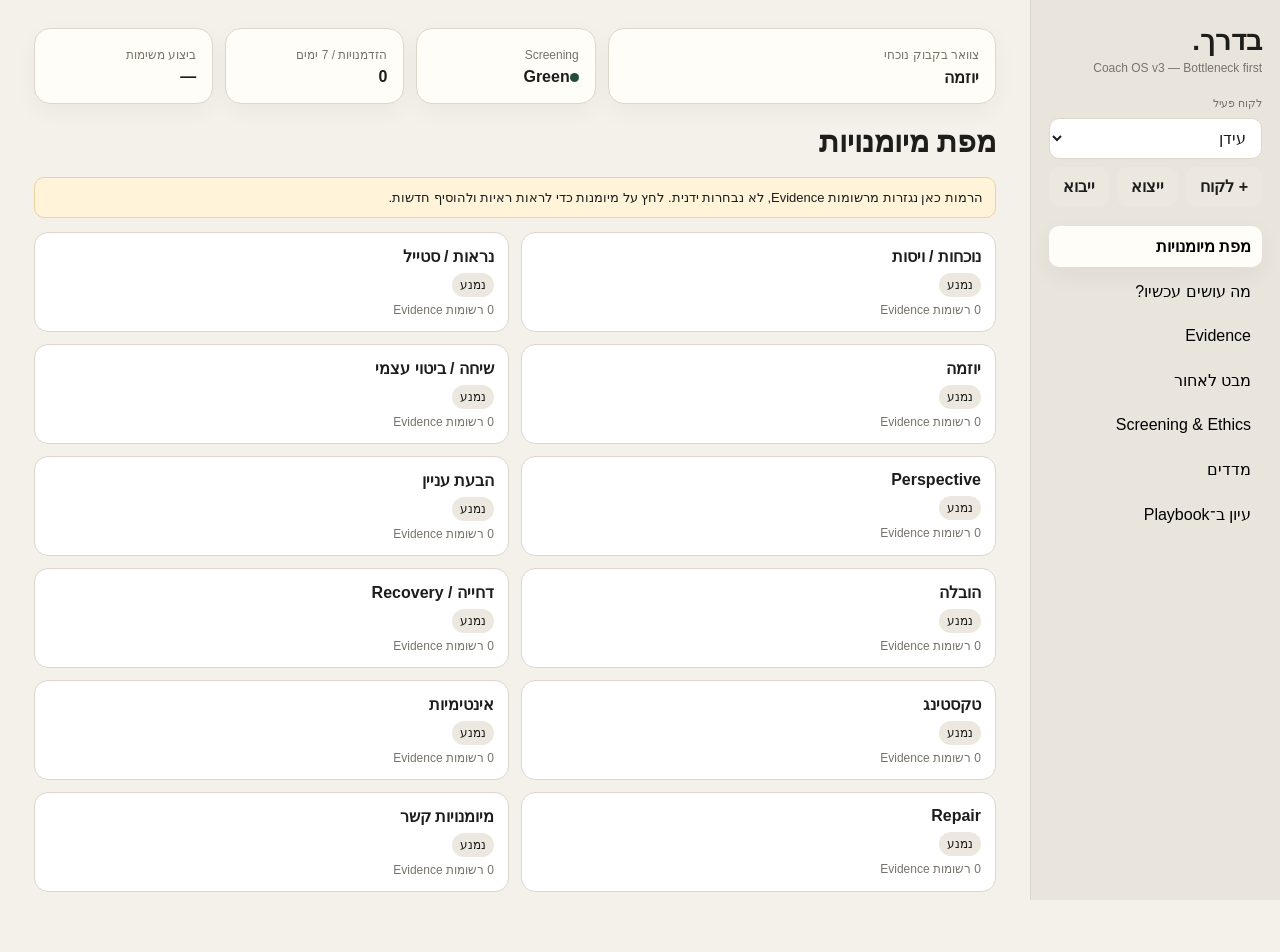
<file: coach/index.html>
<!DOCTYPE html>
<html lang="he" dir="rtl">
<head>
<meta charset="utf-8">
<meta name="viewport" content="width=device-width,initial-scale=1">
<title>בדרך — Coach OS v3</title>
<style>
:root{
  --bg:#f4f1ea;--panel:#fffdf8;--ink:#1d1d1b;--muted:#77736b;--line:#ddd6ca;
  --green:#214d3b;--green2:#dfe9e3;--yellow:#9d7a37;--red:#9f4940;--soft:#ede8df;
}
*{box-sizing:border-box} body{margin:0;font-family:Arial,"Helvetica Neue",sans-serif;background:var(--bg);color:var(--ink)}
.app{display:grid;grid-template-columns:250px 1fr;min-height:100vh}
aside{background:#eae5dc;border-left:1px solid var(--line);padding:24px 18px;position:sticky;top:0;height:100vh}
.brand{font-weight:800;font-size:28px}.sub{font-size:12px;color:var(--muted);margin:4px 0 22px}
.client-switch{display:grid;gap:8px;margin-bottom:18px}
select,input,textarea,button{font:inherit} select,input,textarea{
  width:100%;padding:10px 11px;border:1px solid var(--line);border-radius:10px;background:#fff;color:var(--ink)
}
textarea{min-height:90px;resize:vertical;line-height:1.55}
nav button{width:100%;border:0;background:transparent;text-align:right;padding:11px;border-radius:10px;cursor:pointer;margin:2px 0}
nav button.active{background:var(--panel);font-weight:700;box-shadow:0 8px 24px rgba(0,0,0,.05)}
main{padding:28px 34px 60px;max-width:1250px;width:100%;margin:auto}
.topbar{display:grid;grid-template-columns:1.3fr repeat(3,.6fr);gap:12px;margin-bottom:20px}
.topcard,.card{background:var(--panel);border:1px solid var(--line);border-radius:16px;padding:16px;box-shadow:0 8px 24px rgba(0,0,0,.04)}
.topcard small,.muted{color:var(--muted);font-size:12px}.topcard b{display:block;margin-top:5px;font-size:16px}
.flag{display:inline-flex;align-items:center;gap:7px}.dot{width:9px;height:9px;border-radius:50%;display:inline-block}
.dot.green{background:var(--green)}.dot.yellow{background:var(--yellow)}.dot.red{background:var(--red)}
.page{display:none}.page.active{display:block} h1{margin:0 0 18px;font-size:30px} h2{margin:0 0 14px;font-size:18px}
.grid{display:grid;grid-template-columns:1fr 1fr;gap:16px}
.skills{display:grid;grid-template-columns:1fr 1fr;gap:12px}
.skill{background:#fff;border:1px solid var(--line);border-radius:14px;padding:14px;cursor:pointer}
.skill:hover{border-color:#b9b0a0}.skill-title{font-weight:700}.level{display:inline-block;margin-top:7px;padding:5px 8px;border-radius:999px;background:var(--soft);font-size:12px}
.level.good{background:var(--green2);color:var(--green)}
.evidence-count{font-size:12px;color:var(--muted);margin-top:6px}
.btn{border:0;background:var(--green);color:white;padding:10px 14px;border-radius:10px;cursor:pointer;font-weight:700}
.btn.secondary{background:var(--soft);color:var(--ink)} .btn.danger{background:var(--red)}
.row{display:flex;gap:8px;align-items:center;flex-wrap:wrap}.label{display:block;font-size:12px;color:var(--muted);font-weight:700;margin:12px 0 6px}
.router-q{border-top:1px solid var(--line);padding:14px 0}.router-q:first-child{border-top:0}
.route-result{background:#173c2e;color:white;padding:18px;border-radius:14px;margin-top:14px;line-height:1.55}
.route-result small{color:#cad8d1}
.ev{border:1px solid var(--line);border-radius:12px;padding:12px;margin:9px 0;background:#fff}.ev .meta{font-size:11px;color:var(--muted);margin-bottom:5px}
.warning{padding:12px;border-radius:10px;background:#fff3da;border:1px solid #ead3a0;font-size:13px}
.redbox{padding:12px;border-radius:10px;background:#f8e5e3;border:1px solid #e6b9b4;font-size:13px}
.playbook-item{border:1px solid var(--line);border-radius:12px;padding:14px;margin:9px 0;background:#fff}.playbook-item summary{cursor:pointer;font-weight:700}
.kpi{display:grid;grid-template-columns:repeat(3,1fr);gap:10px}.metric{background:#fff;border:1px solid var(--line);border-radius:12px;padding:12px}
.note{font-size:13px;color:var(--muted);line-height:1.6}.tiny{font-size:11px;color:var(--muted)} .pill{display:inline-block;padding:6px 9px;border-radius:999px;background:var(--soft);font-size:12px}
@media(max-width:900px){.app{grid-template-columns:1fr}aside{position:relative;height:auto;border-left:0;border-bottom:1px solid var(--line)}nav{display:flex;overflow:auto}nav button{min-width:max-content}.topbar,.grid,.skills,.kpi{grid-template-columns:1fr}main{padding:20px 14px}}
</style>
</head>
<body>
<div class="app">
<aside>
  <div class="brand">בדרך.</div>
  <div class="sub">Coach OS v3 — Bottleneck first</div>

  <div class="client-switch">
    <label class="tiny">לקוח פעיל</label>
    <select id="clientSelect"></select>
    <div class="row">
      <button class="btn secondary" onclick="newClient()">+ לקוח</button>
      <button class="btn secondary" onclick="exportData()">ייצוא</button>
      <label class="btn secondary" style="cursor:pointer">ייבוא<input id="importFile" type="file" accept=".json" hidden onchange="importData(event)"></label>
    </div>
  </div>

  <nav>
    <button class="active" data-page="home">מפת מיומנויות</button>
    <button data-page="route">מה עושים עכשיו?</button>
    <button data-page="evidence">Evidence</button>
    <button data-page="review">מבט לאחור</button>
    <button data-page="screening">Screening & Ethics</button>
    <button data-page="metrics">מדדים</button>
    <button data-page="playbook">עיון ב־Playbook</button>
  </nav>
</aside>

<main>
  <div class="topbar">
    <div class="topcard"><small>צוואר בקבוק נוכחי</small><b id="topBottleneck">—</b></div>
    <div class="topcard"><small>Screening</small><b id="topScreening" class="flag"></b></div>
    <div class="topcard"><small>הזדמנויות / 7 ימים</small><b id="topOpp">0</b></div>
    <div class="topcard"><small>ביצוע משימות</small><b id="topCompletion">—</b></div>
  </div>

  <section id="home" class="page active">
    <h1>מפת מיומנויות</h1>
    <div class="warning">הרמות כאן נגזרות מרשומות Evidence, לא נבחרות ידנית. לחץ על מיומנות כדי לראות ראיות ולהוסיף חדשות.</div>
    <div id="skills" class="skills" style="margin-top:14px"></div>
  </section>

  <section id="route" class="page">
    <h1>מה עושים עכשיו?</h1>
    <div class="grid">
      <div class="card">
        <h2>Routing — 5 שאלות</h2>
        <div class="router-q"><b>1. Safety source of truth</b><div class="note" id="routeSafetySummary"></div></div>
        <div class="router-q"><b>2. האם יש מספיק הזדמנויות?</b><select id="rOpp"><option value="">לא נענה</option><option value="yes">כן</option><option value="no">לא</option></select></div>
        <div class="router-q"><b>3. האם הלקוח מצליח להדגים בחדר?</b><select id="rRoom"><option value="">לא נענה</option><option value="yes">כן</option><option value="no">לא</option></select></div>
        <div class="router-q"><b>4. האם הוא מבצע בעולם האמיתי?</b><select id="rField"><option value="">לא נענה</option><option value="yes">כן</option><option value="no">לא</option></select></div>
        <div class="router-q"><b>5. עוררות בזמן פעולה</b><input id="rArousal" type="number" min="0" max="10" placeholder="0–10"></div>
        <div class="router-q"><b>Depth trigger פעיל?</b><select id="rDepth"><option value="">לא נענה</option><option value="no">לא</option><option value="yes">כן</option></select></div>
        <button class="btn" onclick="computeRoute()">הפק Route</button>
        <div id="routeResult"></div>
      </div>

      <div class="card">
        <h2>החלטת עבודה</h2>
        <span class="label">Current Bottleneck</span>
        <select id="bottleneckSelect"></select>
        <span class="label">ההשערה שלי</span>
        <textarea id="hypothesis" placeholder="מה אני חושב שעוצר אותו כרגע?"></textarea>
        <span class="label">מה אני מצפה שיקרה</span>
        <textarea id="prediction" placeholder="אם נעשה X, אני מצפה לראות Y בתוך..."></textarea>
        <span class="label">Practice</span>
        <textarea id="practicePlan" placeholder="לפחות 3 ניסיונות, וריאציה מהניסיון השני..."></textarea>
        <span class="label">Exposure הבא</span>
        <textarea id="exposurePlan" placeholder="חשיפה אינטראקטיבית אמיתית — גם אם E1"></textarea>
        <div class="row"><button class="btn" onclick="saveRouteDecision()">שמור החלטה</button><span class="tiny" id="routeValidationMsg"></span></div>
      </div>
    </div>
  </section>

  <section id="evidence" class="page">
    <h1>Evidence</h1>
    <div class="grid">
      <div class="card">
        <h2>הוסף ראיה</h2>
        <span class="label">Skill</span><select id="evSkill"></select>
        <span class="label">הקשר</span><input id="evContext" placeholder="למשל: בר / דייט / אפליקציה / שיחה בעבודה">
        <span class="label">מקור</span><select id="evObserved"><option value="true">נצפה / הוקלט</option><option value="false">דיווח עצמי</option></select>
        <span class="label">מה קרה</span><textarea id="evNote" placeholder="הקשר והתנהגות בלבד — בלי שמות או פרטים מזהים."></textarea>
        <span class="label">רמת ביצוע באירוע</span><select id="evPerformance"><option value="0">נמנע</option><option value="1">עם תמיכה</option><option value="2">מבצע לבד</option><option value="3">מכייל</option><option value="4">עצמאי</option></select>
        <span class="label">Arousal 0–10</span><input id="evArousal" type="number" min="0" max="10" value="5">
        <button class="btn" onclick="addEvidence()">שמור Evidence</button>
      </div>
      <div class="card">
        <h2>היסטוריה</h2>
        <div id="evidenceList"></div>
      </div>
    </div>
  </section>

  <section id="review" class="page">
    <h1>מבט לאחור — עם הלקוח</h1>
    <div class="grid">
      <div class="card">
        <span class="label">מה אתה מרגיש שעבדנו עליו עד עכשיו?</span><textarea data-client-field="review1"></textarea>
        <span class="label">מה באמת השתנה אצלך?</span><textarea data-client-field="review2"></textarea>
        <span class="label">איפה אתה מרגיש שלא זזנו מספיק?</span><textarea data-client-field="review3"></textarea>
        <span class="label">על מה דיברנו הרבה אבל עשינו מעט?</span><textarea data-client-field="review4"></textarea>
        <span class="label">אם היית צריך להמשיך לבד מחר — איפה היית הכי פחות בטוח?</span><textarea data-client-field="review5"></textarea>
      </div>
      <div class="card">
        <span class="label">הפער בין מה שאני חשבתי למה שהוא חווה</span><textarea data-client-field="coachGap"></textarea>
        <span class="label">מה לא צריך לפתוח כרגע</span><textarea data-client-field="dontOpen"></textarea>
      </div>
    </div>
  </section>

  <section id="screening" class="page">
    <h1>Screening & Ethics</h1>
    <div class="grid">
      <div class="card">
        <h2>Screening</h2>
        <span class="label">מצב</span>
        <select id="screeningStatus"><option>Green</option><option>Yellow</option><option>Red</option></select>
        <span class="label">תאריך Re-screen</span><input id="rescreenDate" type="date">
        <span class="label">מה נצפה</span><textarea id="screeningNote" placeholder="תיאור התנהגותי בלבד. לא אבחנה."></textarea>
        <div class="warning">Yellow = עבודה מוגבלת וזהירה. Red = גבול מסגרת; לא ממשיכים כאילו זה רק coaching.</div>
      </div>
      <div class="card">
        <h2>Ethical Floor</h2>
        <label><input type="checkbox" id="eth1"> מכבד “לא” בלי שכנוע</label><br><br>
        <label><input type="checkbox" id="eth2"> אין הטעיה לגבי כוונה</label><br><br>
        <label><input type="checkbox" id="eth3"> אין תוכן מיני לא מבוקש</label><br><br>
        <label><input type="checkbox" id="eth4"> אין לחץ במצב שבו קשה לצד השני לעזוב</label><br><br>
        <label><input type="checkbox" id="eth5"> מסוגל לקחת אחריות ולתקן</label>
        <div class="redbox" style="margin-top:16px">אם יש הפרה מהותית של הרצפה האתית — המנוע נעצר לפני Practice/Exposure.</div>
        <button class="btn" style="margin-top:14px" onclick="saveScreening()">שמור</button>
      </div>
    </div>
  </section>

  <section id="metrics" class="page">
    <h1>מדדים</h1>
    <div class="kpi">
      <div class="metric"><div class="tiny">הזדמנויות ריאליות / שבוע</div><input id="mOpp" type="number" min="0"></div>
      <div class="metric"><div class="tiny">משימות שנקבעו</div><input id="mAssigned" type="number" min="0"></div>
      <div class="metric"><div class="tiny">משימות שבוצעו</div><input id="mDone" type="number" min="0"></div>
      <div class="metric"><div class="tiny">זמן השהיה עד יוזמה (שניות)</div><input id="mLatency" type="number" min="0"></div>
      <div class="metric"><div class="tiny">זמן Recovery אחרי דחייה (שעות)</div><input id="mRecovery" type="number" min="0"></div>
      <div class="metric"><div class="tiny">דקות Practice בפגישה האחרונה</div><input id="mPractice" type="number" min="0"></div>
    </div>
    <div class="row" style="margin-top:14px"><button class="btn" onclick="saveMetrics()">שמור מדדים</button></div>

    <div class="card" style="margin-top:18px">
      <div class="row" style="justify-content:space-between">
        <h2>Prediction Log</h2>
        <div class="pill" id="predictionAccuracy">Accuracy: —</div>
      </div>
      <div id="predictionLog"></div>
    </div>
  </section>

  <section id="playbook" class="page">
    <h1>עיון ב־Playbook</h1>
    <p class="note">זה ספר העיון שלך, לא המסילה של התהליך. נכנסים לכאן כשצריך שאלות, תרגילים או חומר בנושא.</p>
    <div class="row" style="margin:14px 0 18px">
      <a class="btn" href="/playbook">לפתיחת ה־Playbook המלא ←</a>
    </div>
    <div id="playbookList"></div>
  </section>
</main>
</div>

<script>
const SKILLS=[
 {id:"presence",name:"נוכחות / ויסות"},
 {id:"appearance",name:"נראות / סטייל"},
 {id:"initiative",name:"יוזמה"},
 {id:"conversation",name:"שיחה / ביטוי עצמי"},
 {id:"perspective",name:"Perspective"},
 {id:"interest",name:"הבעת עניין"},
 {id:"leadership",name:"הובלה"},
 {id:"rejection",name:"דחייה / Recovery"},
 {id:"texting",name:"טקסטינג"},
 {id:"intimacy",name:"אינטימיות"},
 {id:"repair",name:"Repair"},
 {id:"relationship",name:"מיומנויות קשר"}
];
const LEVELS=["נמנע","עם תמיכה","מבצע לבד","מכייל","עצמאי"];

const PLAYBOOKS=[
 {t:"מיפוי ונקודת פתיחה",q:["מה היית רוצה שייראה אחרת בעוד שלושה חודשים?","איפה אתה יודע מה לעשות אבל לא עושה?","מה קורה בראש אחרי דחייה?","איך אתה מרגיש לגבי איך שאתה מופיע בעולם?"],ex:["תרגיל המראה","מפת חוזקות","פירוק הימנעות","מיקרו־פעולה"]},
 {t:"נראות ונוכחות",q:["מה אתה אוהב בנראות שלך?","מה הגוף עושה כשאתה נכנס למקום?","מה קורה לקשר העין כשמישהי מוצאת חן בעיניך?"],ex:["כניסה לחדר","שתי נוכחויות","קשר עין","סטייל כמראה לזהות"]},
 {t:"שיחה והבאת עצמי",q:["על מה אתה חושב בזמן שיחה?","מה קורה בשתיקה?","אתה באמת מקשיב?","האם אתה בכלל נהנה?"],ex:["3 דקות בלי שאלות","אי־הסכמה","אותו סיפור בשתי גרסאות"]},
 {t:"פלירטוט והבעת עניין",q:["מה יקרה אם יהיה ברור שאתה מעוניין?","מה מביך אותך בלהראות משיכה?","כמה ודאות אתה מחפש?"],ex:["קשר עין ושתיקה","מחמאה","מיקרו־סיכון"]},
 {t:"Perspective והובלה",q:["מה נחשב השקעה?","איך אתה יודע שהיא רק מנומסת?","מה אתה רוצה שיקרה עכשיו?","האם אתה בכלל רוצה אותה?"],ex:["Calibration Loop","בקשת מספר","תגובה לעמימות","Repair"]},
 {t:"אפליקציות וטקסטינג",q:["מה עובר לך בראש לפני שאתה שולח הודעה?","אתה כותב כמו שאתה באמת מדבר?","איך אתה יודע שהיא משקיעה בשיחה?","מתי נכון להציע להיפגש?","אתה גם בודק אם אתה נהנה לדבר איתה?"],ex:["5 הודעות אמיתיות","Message Lens: מקור → אני → משחק → תגובה → כוונה","אותה הודעה בשלוש גרסאות","סימולציה עד הצעת דייט","לזהות מתי נכון לא לשלוח עוד הודעה"]},
 {t:"דייט / אינטימיות",q:["איך נראה דייט טיפוסי?","מה קורה בקרבה פיזית?","מה סקס אומר על הערך שלך?"],ex:["דייט סימולטיבי","יש עוד צעד?","בהירות מילולית"]},
 {t:"דחייה והתאוששות",q:["מה הדבר הראשון שסיפרת לעצמך?","מה אתה יודע ומה אתה מנחש?","כמה זמן לוקח לחזור לעצמך?"],ex:["עובדה/פרשנות/זהות","Debrief מוגבל בזמן"]},
 {t:"אינטגרציה ועצמאות",q:["מה אתה עושה היום שלא עשית לפני?","מה נהיה טבעי?","אם לא הייתי פה מחר, מה היית יודע לעשות לבד?"],ex:["הלקוח מאמן את עצמו","תוכנית 30 יום"]}
];

function baseData(){
 return {clients:{},activeClient:null};
}
let DB=JSON.parse(localStorage.getItem("baderech_v3")||"null")||baseData();

function saveDB(){ localStorage.setItem("baderech_v3",JSON.stringify(DB)); refresh(); }
function uid(){return Math.random().toString(36).slice(2,10)}
function client(){
 if(!DB.activeClient) return null;
 return DB.clients[DB.activeClient];
}
function ensureClient(){
 if(DB.activeClient && DB.clients[DB.activeClient]) return;
 const id=uid();
 DB.clients[id]={id,name:"עידן",bottleneck:"initiative",screening:{status:"Green",note:"",rescreen:"",eth:[true,true,true,true,true]},metrics:{opp:0,assigned:0,done:0,latency:"",recovery:"",practice:""},evidence:[],routeDecisions:[],fields:{}};
 DB.activeClient=id; localStorage.setItem("baderech_v3",JSON.stringify(DB));
}
ensureClient();

document.querySelectorAll('nav button').forEach(b=>b.onclick=()=>{
 document.querySelectorAll('nav button').forEach(x=>x.classList.remove('active'));
 document.querySelectorAll('.page').forEach(x=>x.classList.remove('active'));
 b.classList.add('active');document.getElementById(b.dataset.page).classList.add('active');
});

function levelFor(skillId){
 const c=client(); if(!c) return 0;
 const ev=c.evidence.filter(e=>e.skill===skillId);
 if(!ev.length) return 0;
 const contexts=new Set(ev.map(e=>e.context.trim()).filter(Boolean));
 const observed=ev.filter(e=>e.observed).length;
 const perf=ev.map(e=>+e.performance);
 // conservative evidence-derived rule
 for(let lvl=4;lvl>=1;lvl--){
   const at=ev.filter(e=>+e.performance>=lvl);
   const ctx=new Set(at.map(e=>e.context.trim()).filter(Boolean));
   const obs=at.filter(e=>e.observed).length;
   if(at.length>=3 && ctx.size>=2 && obs>=1) return lvl;
 }
 return Math.min(1,Math.max(...perf));
}

function renderClients(){
 const s=document.getElementById("clientSelect");s.innerHTML="";
 Object.values(DB.clients).forEach(c=>{
  const o=document.createElement("option");o.value=c.id;o.textContent=c.name;o.selected=c.id===DB.activeClient;s.appendChild(o);
 });
 s.onchange=e=>{DB.activeClient=e.target.value;saveDB()};
}
function newClient(){
 const name=prompt("שם הלקוח"); if(!name)return;
 const id=uid();DB.clients[id]={id,name,bottleneck:"presence",screening:{status:"Green",note:"",rescreen:"",eth:[true,true,true,true,true]},metrics:{opp:0,assigned:0,done:0,latency:"",recovery:"",practice:""},evidence:[],routeDecisions:[],fields:{}};
 DB.activeClient=id;saveDB();
}
function renderTop(){
 const c=client(); if(!c)return;
 const skill=SKILLS.find(s=>s.id===c.bottleneck);document.getElementById("topBottleneck").textContent=skill?skill.name:"—";
 const st=c.screening.status;document.getElementById("topScreening").innerHTML=`<span class="dot ${st.toLowerCase()}"></span>${st}`;
 document.getElementById("topOpp").textContent=c.metrics.opp||0;
 const a=+c.metrics.assigned||0,d=+c.metrics.done||0;
 document.getElementById("topCompletion").textContent=a?Math.round(d/a*100)+"%":"—";
}
function renderSkills(){
 const box=document.getElementById("skills");box.innerHTML="";
 SKILLS.forEach(s=>{
  const lvl=levelFor(s.id), n=client().evidence.filter(e=>e.skill===s.id).length;
  const d=document.createElement("div");d.className="skill";
  d.innerHTML=`<div class="skill-title">${s.name}</div><span class="level ${lvl>=2?'good':''}">${LEVELS[lvl]}</span><div class="evidence-count">${n} רשומות Evidence</div>`;
  d.onclick=()=>{document.querySelector('[data-page="evidence"]').click();document.getElementById("evSkill").value=s.id;renderEvidence(s.id)};
  box.appendChild(d);
 });
}
function fillSkillSelects(){
 ["evSkill","bottleneckSelect"].forEach(id=>{
  const el=document.getElementById(id); el.innerHTML="";
  SKILLS.forEach(s=>{const o=document.createElement("option");o.value=s.id;o.textContent=s.name;el.appendChild(o)});
 });
 document.getElementById("bottleneckSelect").value=client().bottleneck;
}
function addEvidence(){
 const c=client();
 c.evidence.push({id:uid(),skill:evSkill.value,date:new Date().toISOString(),context:evContext.value.trim(),observed:evObserved.value==="true",note:evNote.value.trim(),performance:+evPerformance.value,arousal:+evArousal.value});
 evContext.value="";evNote.value="";saveDB();renderEvidence();
}
function renderEvidence(skillFilter=null){
 const box=document.getElementById("evidenceList");box.innerHTML="";
 let arr=[...client().evidence].reverse(); if(skillFilter)arr=arr.filter(e=>e.skill===skillFilter);
 if(!arr.length){box.innerHTML='<p class="note">עדיין אין Evidence.</p>';return}
 arr.forEach(e=>{
  const s=SKILLS.find(x=>x.id===e.skill);const d=document.createElement("div");d.className="ev";
  d.innerHTML=`<div class="meta">${new Date(e.date).toLocaleDateString('he-IL')} · ${s?s.name:""} · ${e.observed?"נצפה":"דיווח עצמי"} · Arousal ${e.arousal}/10</div><b>${LEVELS[e.performance]}</b><div>${e.context||"ללא הקשר"}</div><div class="note">${e.note||""}</div>`;
  box.appendChild(d);
 });
}
function safetyState(){
 const c=client();
 const ethicsOk=(c.screening.eth||[]).every(Boolean);
 return {screen:c.screening.status||"Green", ethicsOk};
}
function renderRouteSafety(){
 const s=safetyState();
 const el=document.getElementById("routeSafetySummary");
 if(!el) return;
 el.innerHTML=`Screening: <b>${s.screen}</b> · Ethical Floor: <b>${s.ethicsOk?"תקין":"לא תקין"}</b>`;
}
function routeInputsComplete(){
 const ar=rArousal.value;
 return rOpp.value && rRoom.value && rField.value && rDepth.value && ar!=="" && +ar>=0 && +ar<=10;
}
function computeRoute(){
 const safety=safetyState(),opp=rOpp.value,room=rRoom.value,field=rField.value,ar=+rArousal.value,depth=rDepth.value;
 const msg=document.getElementById("routeValidationMsg");
 if(!routeInputsComplete()){
   routeResult.innerHTML='<div class="warning">אי אפשר להפיק Route לפני שכל הקלטים נענו.</div>';
   if(msg) msg.textContent="חסרים קלטים";
   return null;
 }
 if(msg) msg.textContent="";
 let route="",why="";
 if(!safety.ethicsOk){route="STOP / Ethical Review";why="הרצפה האתית קודמת לכל Practice או Exposure."}
 else if(safety.screen==="Red"){route="STOP / Scope Boundary";why="המסגרת כרגע אינה מתאימה לעבודה רגילה."}
 else if(safety.screen==="Yellow"){route="Low-intensity Track";why="חשיפות עד E2–E3, תדירות נמוכה יותר ו-Re-screen."}
 else if(opp==="no"){route="Opportunity + Interactive Exposure";why="מגדילים הזדמנויות, אבל לא מחליפים חשיפה אינטראקטיבית."}
 else if(room==="no"){route="Teach + Practice";why="אם הוא לא מסוגל להדגים בחדר, עדיין חסרה רכישה בסיסית."}
 else if(field==="no" && ar>=7){route="Regulation + Low Exposure";why="היכולת קיימת בחדר, אבל העוררות גבוהה מדי בשטח."}
 else if(field==="no"){route="Field / Exposure";why="היכולת קיימת בחדר אך לא עוברת לעולם."}
 else if(depth==="yes"){route="Depth";why="יש ביצוע, אבל דפוס עמוק ממשיך לחסום או לייצר חבלה עצמית."}
 else {route="Calibration / Raise Complexity / Fade";why="היכולת מתבצעת; בודקים כיול, מורכבות או עצמאות."}
 routeResult.innerHTML=`<div class="route-result"><small>ROUTE</small><h2 style="margin:4px 0 8px">${route}</h2>${why}</div>`;
 return route;
}
function saveRouteDecision(){
 const route=computeRoute();
 if(!route) return;
 const c=client(); c.bottleneck=bottleneckSelect.value;
 c.routeDecisions.push({
   id:uid(),
   date:new Date().toISOString(),
   bottleneck:c.bottleneck,
   hypothesis:hypothesis.value,
   prediction:prediction.value,
   practice:practicePlan.value,
   exposure:exposurePlan.value,
   route,
   outcome:null
 });
 saveDB();
}
function setPredictionOutcome(id,outcome){
 const r=client().routeDecisions.find(x=>x.id===id);
 if(!r) return;
 r.outcome=outcome;
 saveDB();
}
function renderPredictions(){
 const box=document.getElementById("predictionLog");box.innerHTML="";
 const rows=[...client().routeDecisions].reverse();
 const closed=client().routeDecisions.filter(r=>r.outcome==="hit"||r.outcome==="miss");
 const hits=closed.filter(r=>r.outcome==="hit").length;
 document.getElementById("predictionAccuracy").textContent=closed.length?`Accuracy: ${Math.round(hits/closed.length*100)}% (${hits}/${closed.length})`:"Accuracy: —";
 rows.forEach(r=>{
  const s=SKILLS.find(x=>x.id===r.bottleneck);const d=document.createElement("div");d.className="ev";
  const status=r.outcome==="hit"?"פגע":r.outcome==="miss"?"החטיא":"פתוח";
  d.innerHTML=`<div class="meta">${new Date(r.date).toLocaleDateString('he-IL')} · ${s?s.name:""} · ${status}</div>
  <b>${r.route}</b>
  <div class="note"><b>השערה:</b> ${r.hypothesis||"—"}</div>
  <div class="note"><b>תחזית:</b> ${r.prediction||"—"}</div>
  <div class="row" style="margin-top:10px">
    <button class="btn secondary pred-hit">פגע</button>
    <button class="btn secondary pred-miss">החטיא</button>
  </div>`;
  d.querySelector(".pred-hit").onclick=()=>setPredictionOutcome(r.id,"hit");
  d.querySelector(".pred-miss").onclick=()=>setPredictionOutcome(r.id,"miss");
  box.appendChild(d);
 });
}
function saveScreening(){
 const c=client();c.screening.status=screeningStatus.value;c.screening.rescreen=rescreenDate.value;c.screening.note=screeningNote.value;c.screening.eth=[eth1.checked,eth2.checked,eth3.checked,eth4.checked,eth5.checked];saveDB();renderRouteSafety();
}
function loadScreening(){
 const s=client().screening;screeningStatus.value=s.status;rescreenDate.value=s.rescreen||"";screeningNote.value=s.note||"";
 [eth1,eth2,eth3,eth4,eth5].forEach((el,i)=>el.checked=s.eth?.[i]!==false);
}
function saveMetrics(){
 const m=client().metrics;m.opp=mOpp.value;m.assigned=mAssigned.value;m.done=mDone.value;m.latency=mLatency.value;m.recovery=mRecovery.value;m.practice=mPractice.value;saveDB();
}
function loadMetrics(){
 const m=client().metrics;mOpp.value=m.opp||0;mAssigned.value=m.assigned||0;mDone.value=m.done||0;mLatency.value=m.latency||"";mRecovery.value=m.recovery||"";mPractice.value=m.practice||"";
}
function bindFields(){
 document.querySelectorAll("[data-client-field]").forEach(el=>{
  el.value=client().fields[el.dataset.clientField]||"";
  el.oninput=()=>{client().fields[el.dataset.clientField]=el.value;localStorage.setItem("baderech_v3",JSON.stringify(DB))}
 });
}
function renderPlaybook(){
 const box=document.getElementById("playbookList");box.innerHTML="";
 PLAYBOOKS.forEach((p,i)=>{
  const d=document.createElement("details");d.className="playbook-item";
  d.innerHTML=`<summary>${i+1}. ${p.t}</summary><h4>שאלות מנחות</h4><ul>${p.q.map(x=>`<li>${x}</li>`).join("")}</ul><h4>תרגילים</h4><ul>${p.ex.map(x=>`<li>${x}</li>`).join("")}</ul>`;
  box.appendChild(d)
 })
}
function exportData(){
 const blob=new Blob([JSON.stringify(DB,null,2)],{type:"application/json"});const a=document.createElement("a");a.href=URL.createObjectURL(blob);a.download="baderech-backup-"+new Date().toISOString().slice(0,10)+".json";a.click();URL.revokeObjectURL(a.href);
}
function importData(event){
 const f=event.target.files[0];if(!f)return;const r=new FileReader();r.onload=()=>{try{DB=JSON.parse(r.result);saveDB()}catch(e){alert("קובץ לא תקין")}};r.readAsText(f);
}
function refresh(){
 renderClients();renderTop();renderSkills();fillSkillSelects();renderEvidence();loadScreening();loadMetrics();renderPredictions();bindFields();renderPlaybook();renderRouteSafety();
}
refresh();
</script>
</body>
</html>
</file>
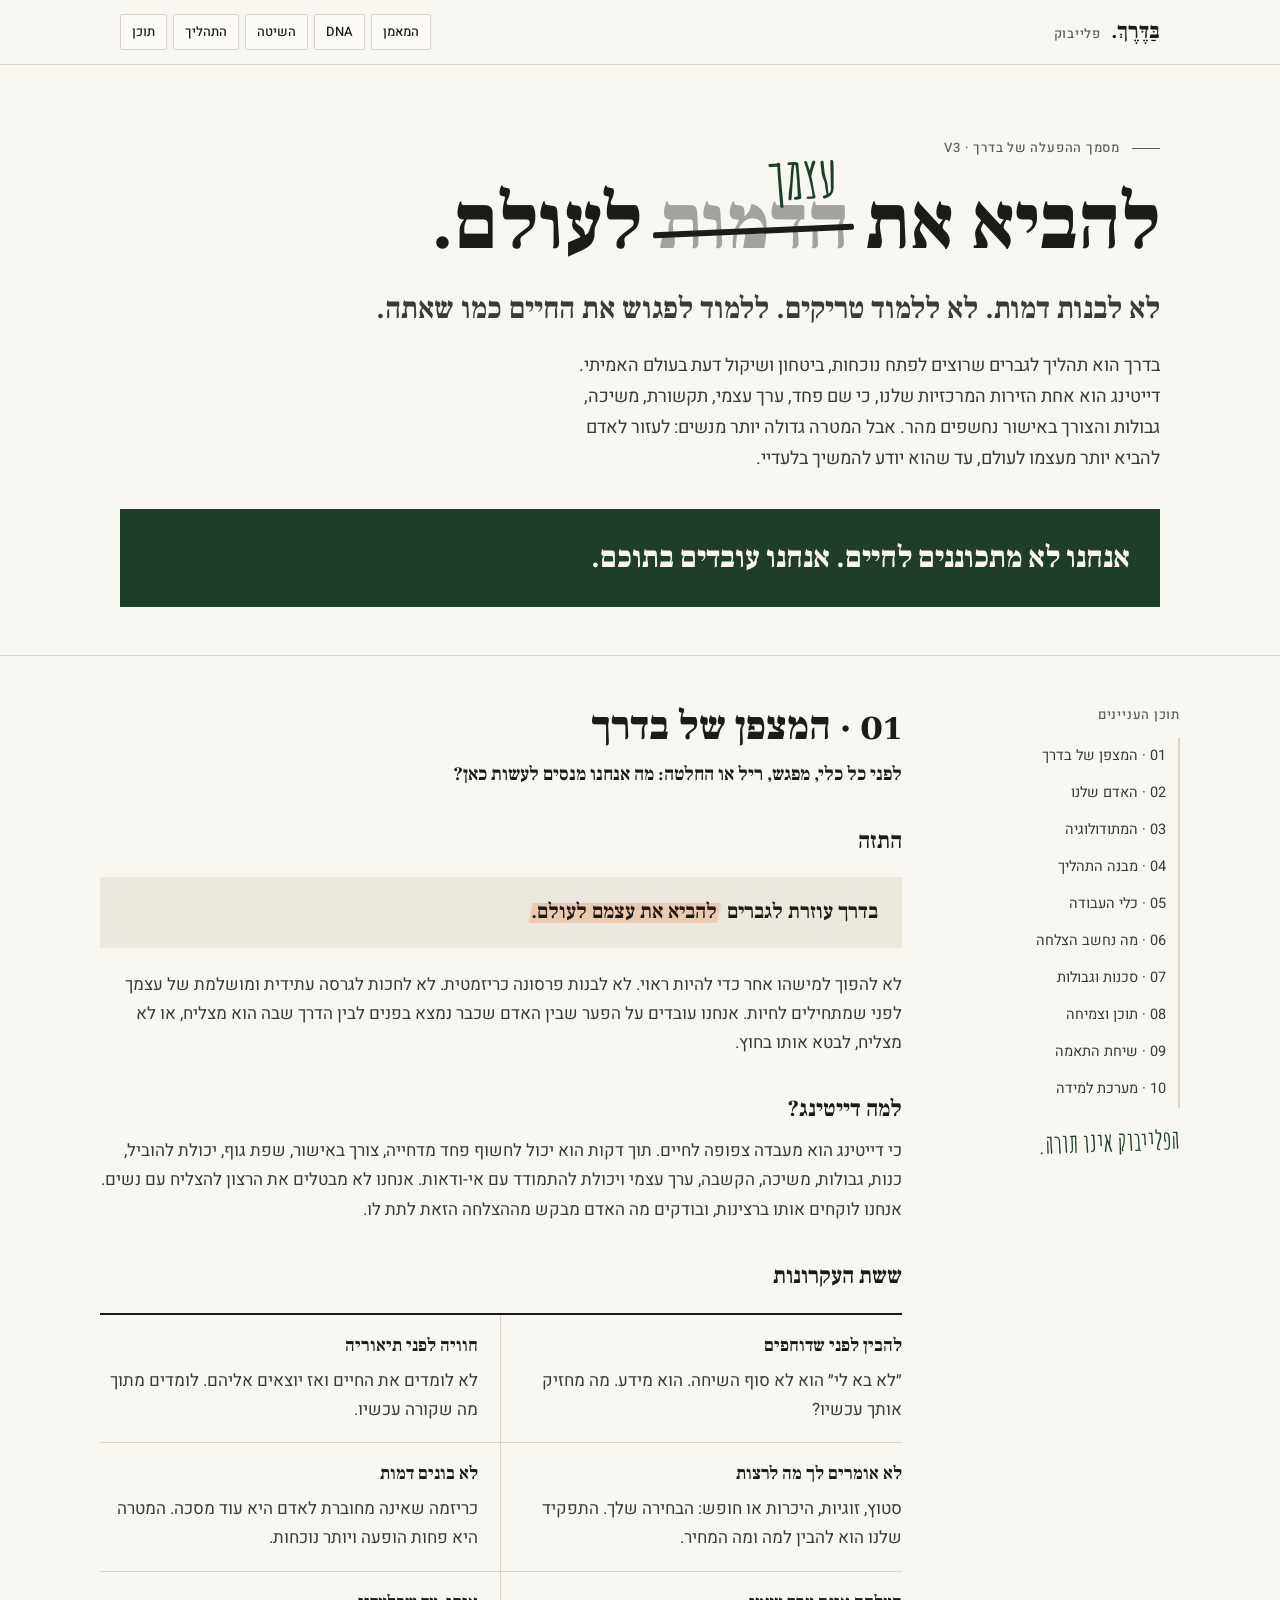
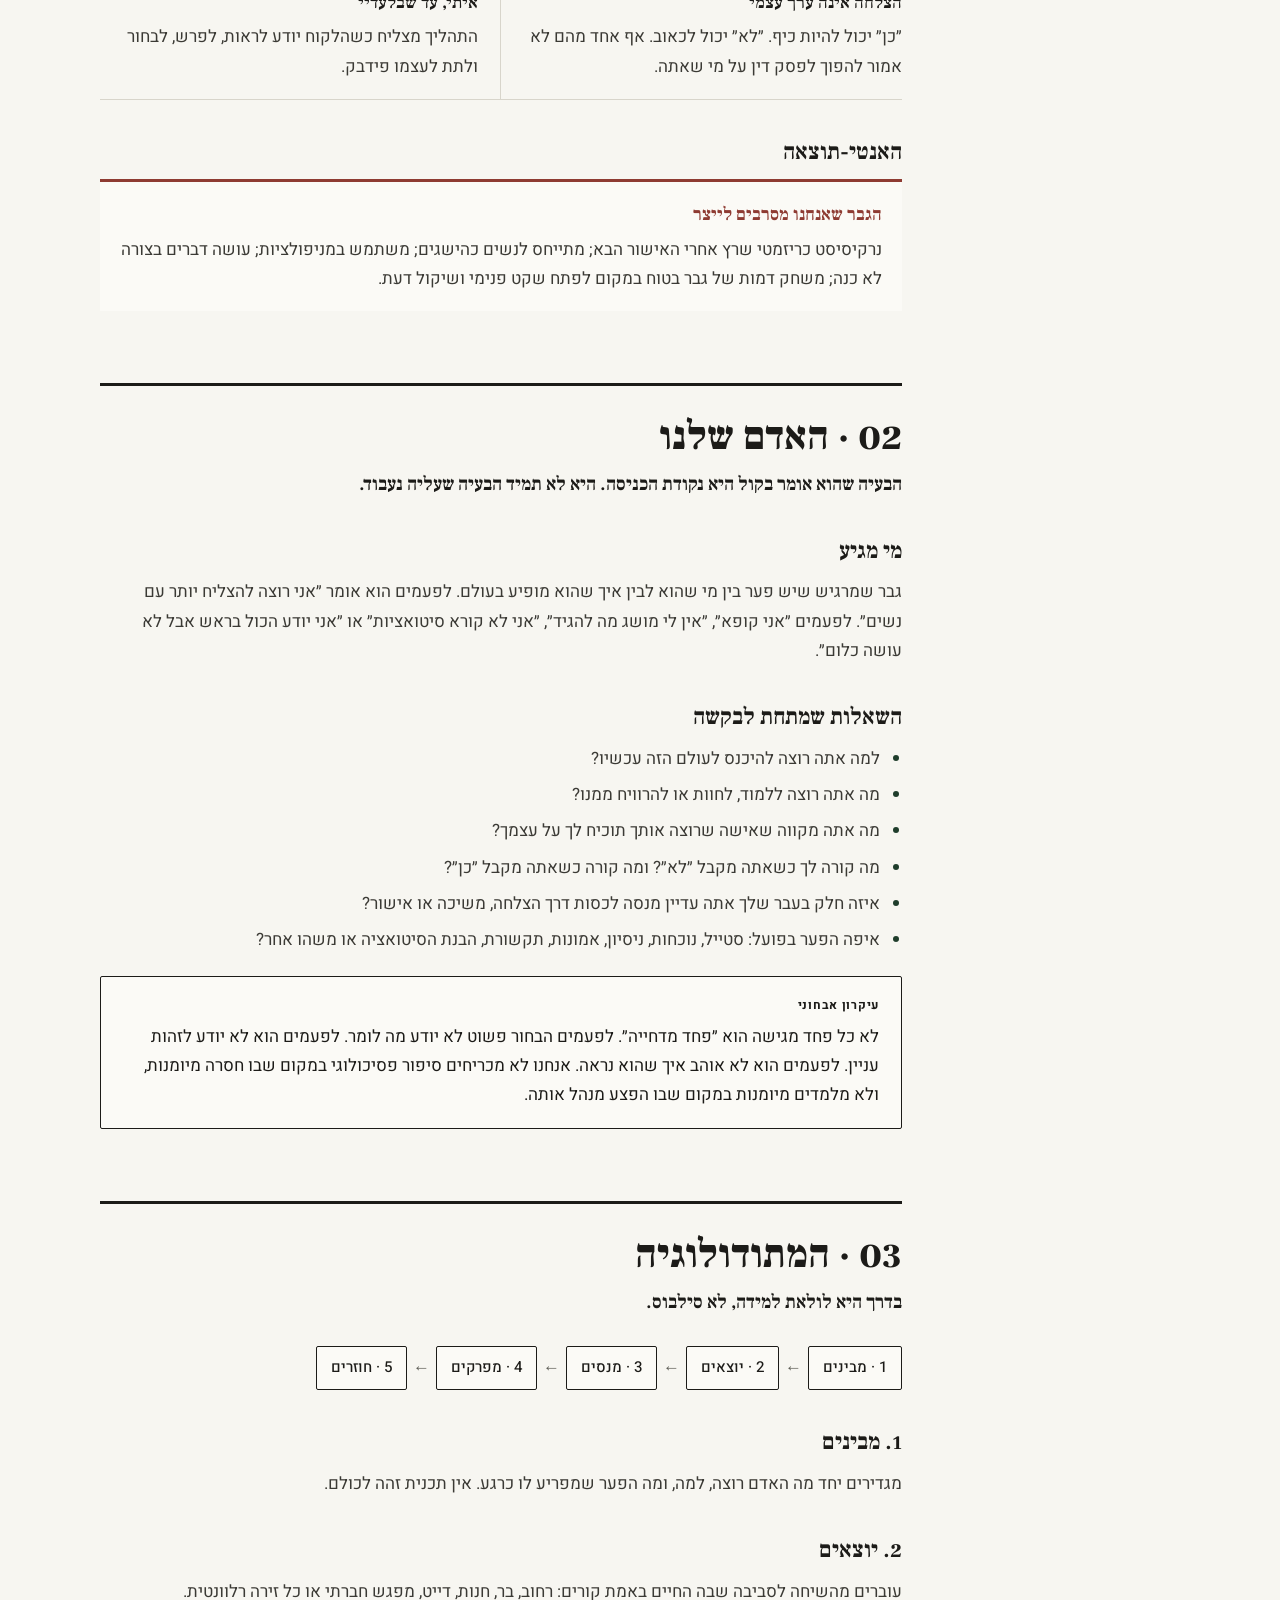
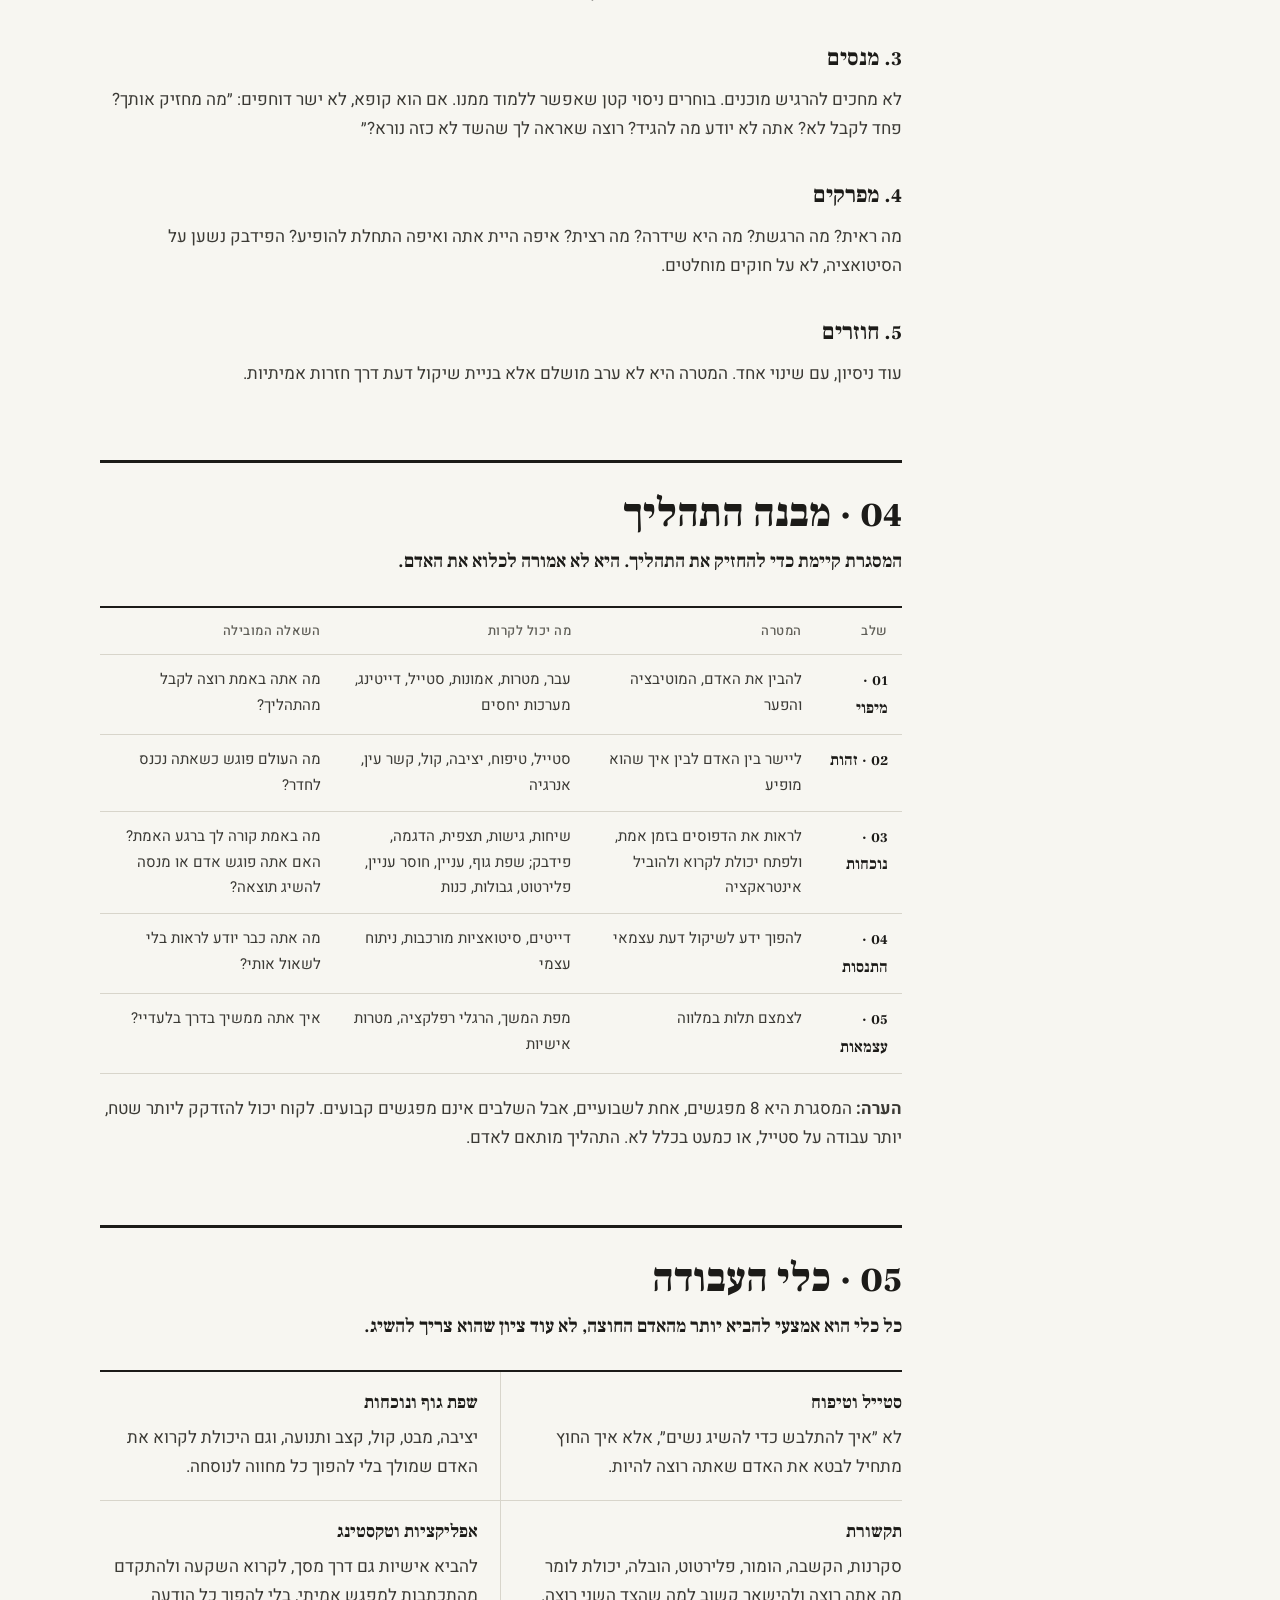
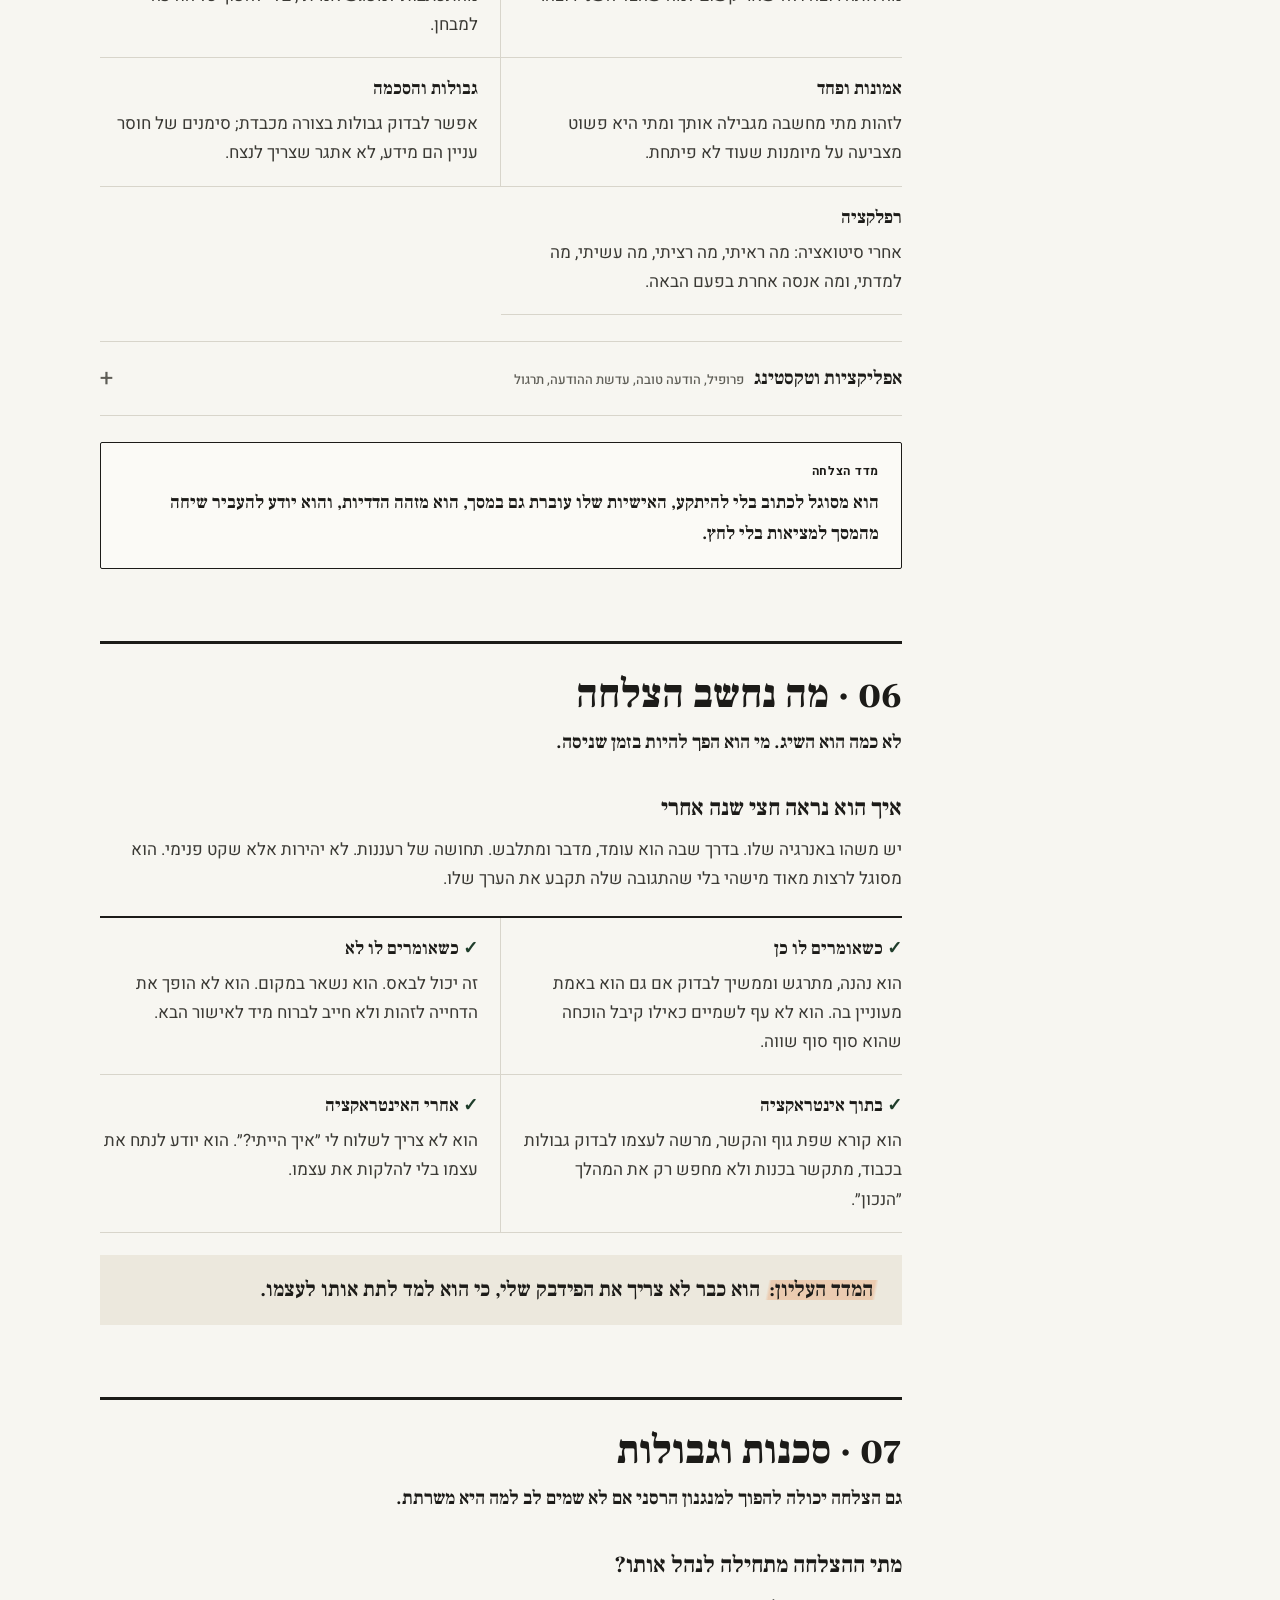
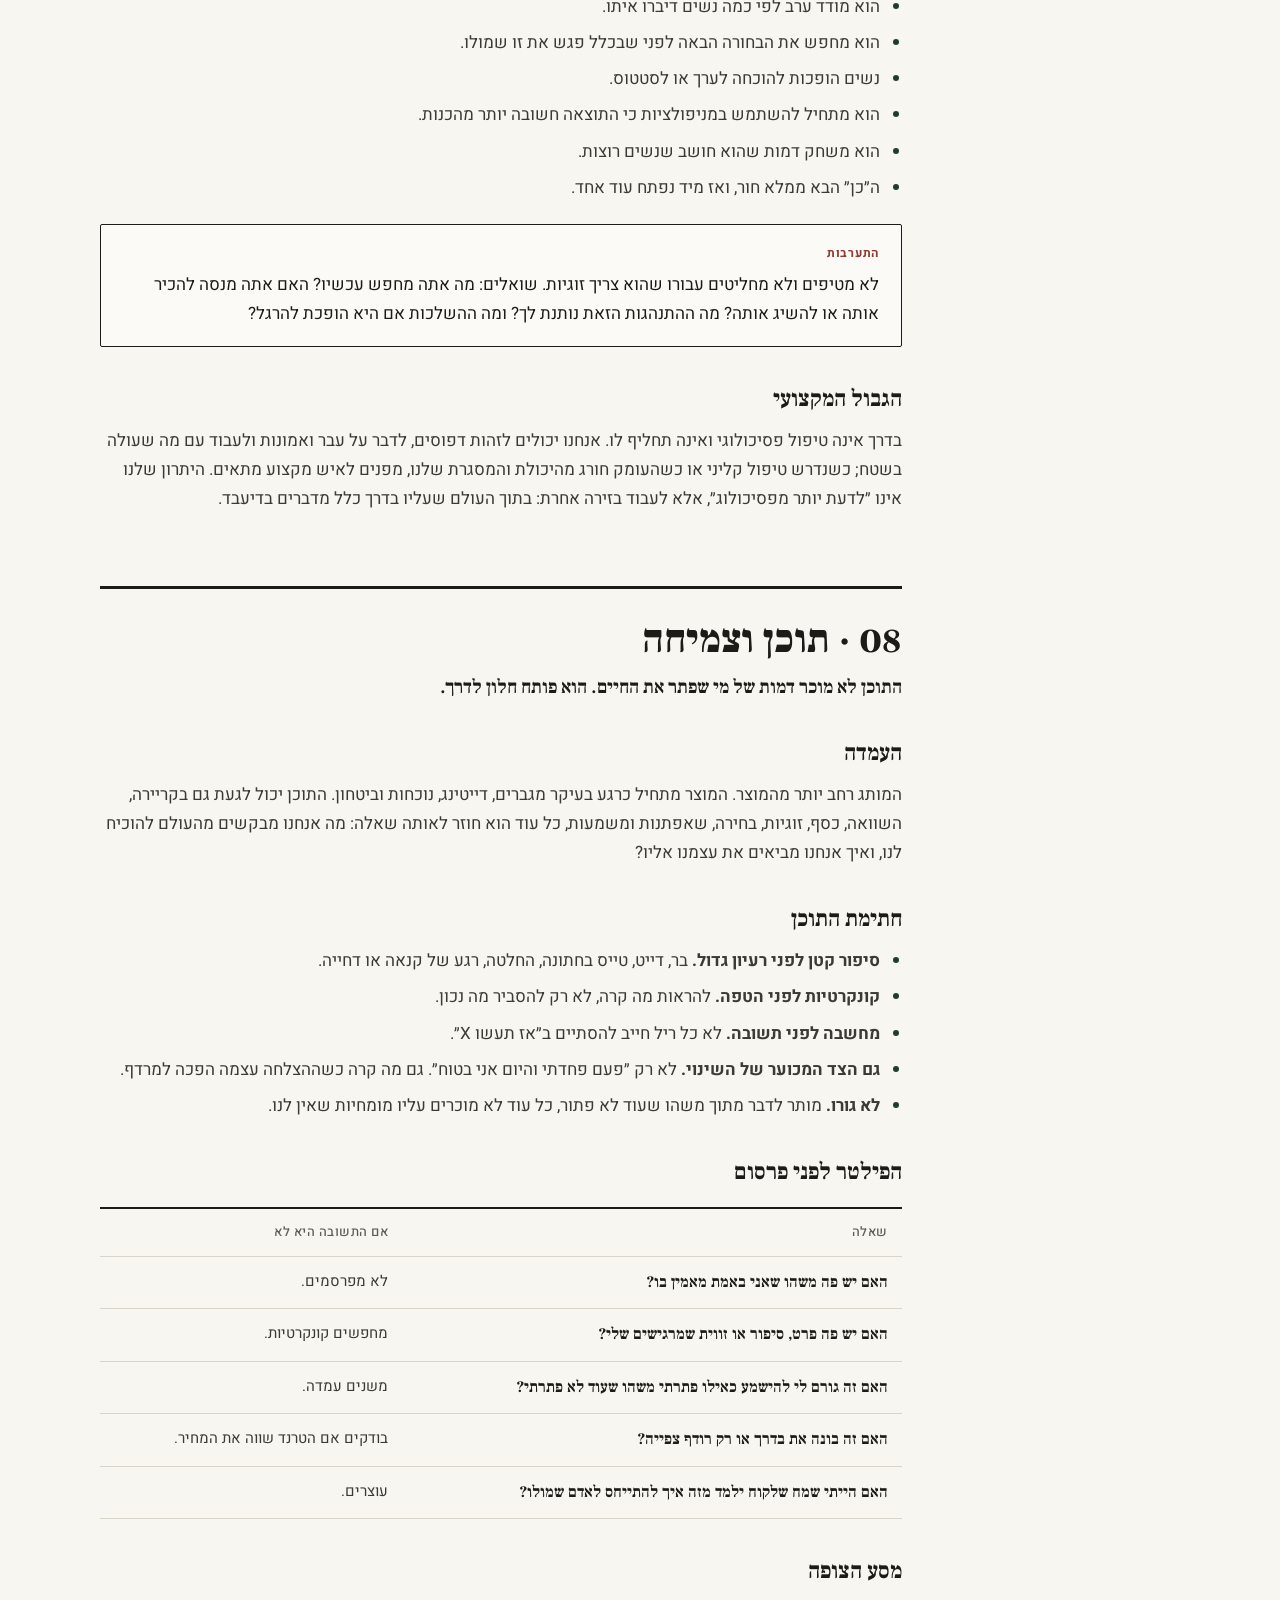
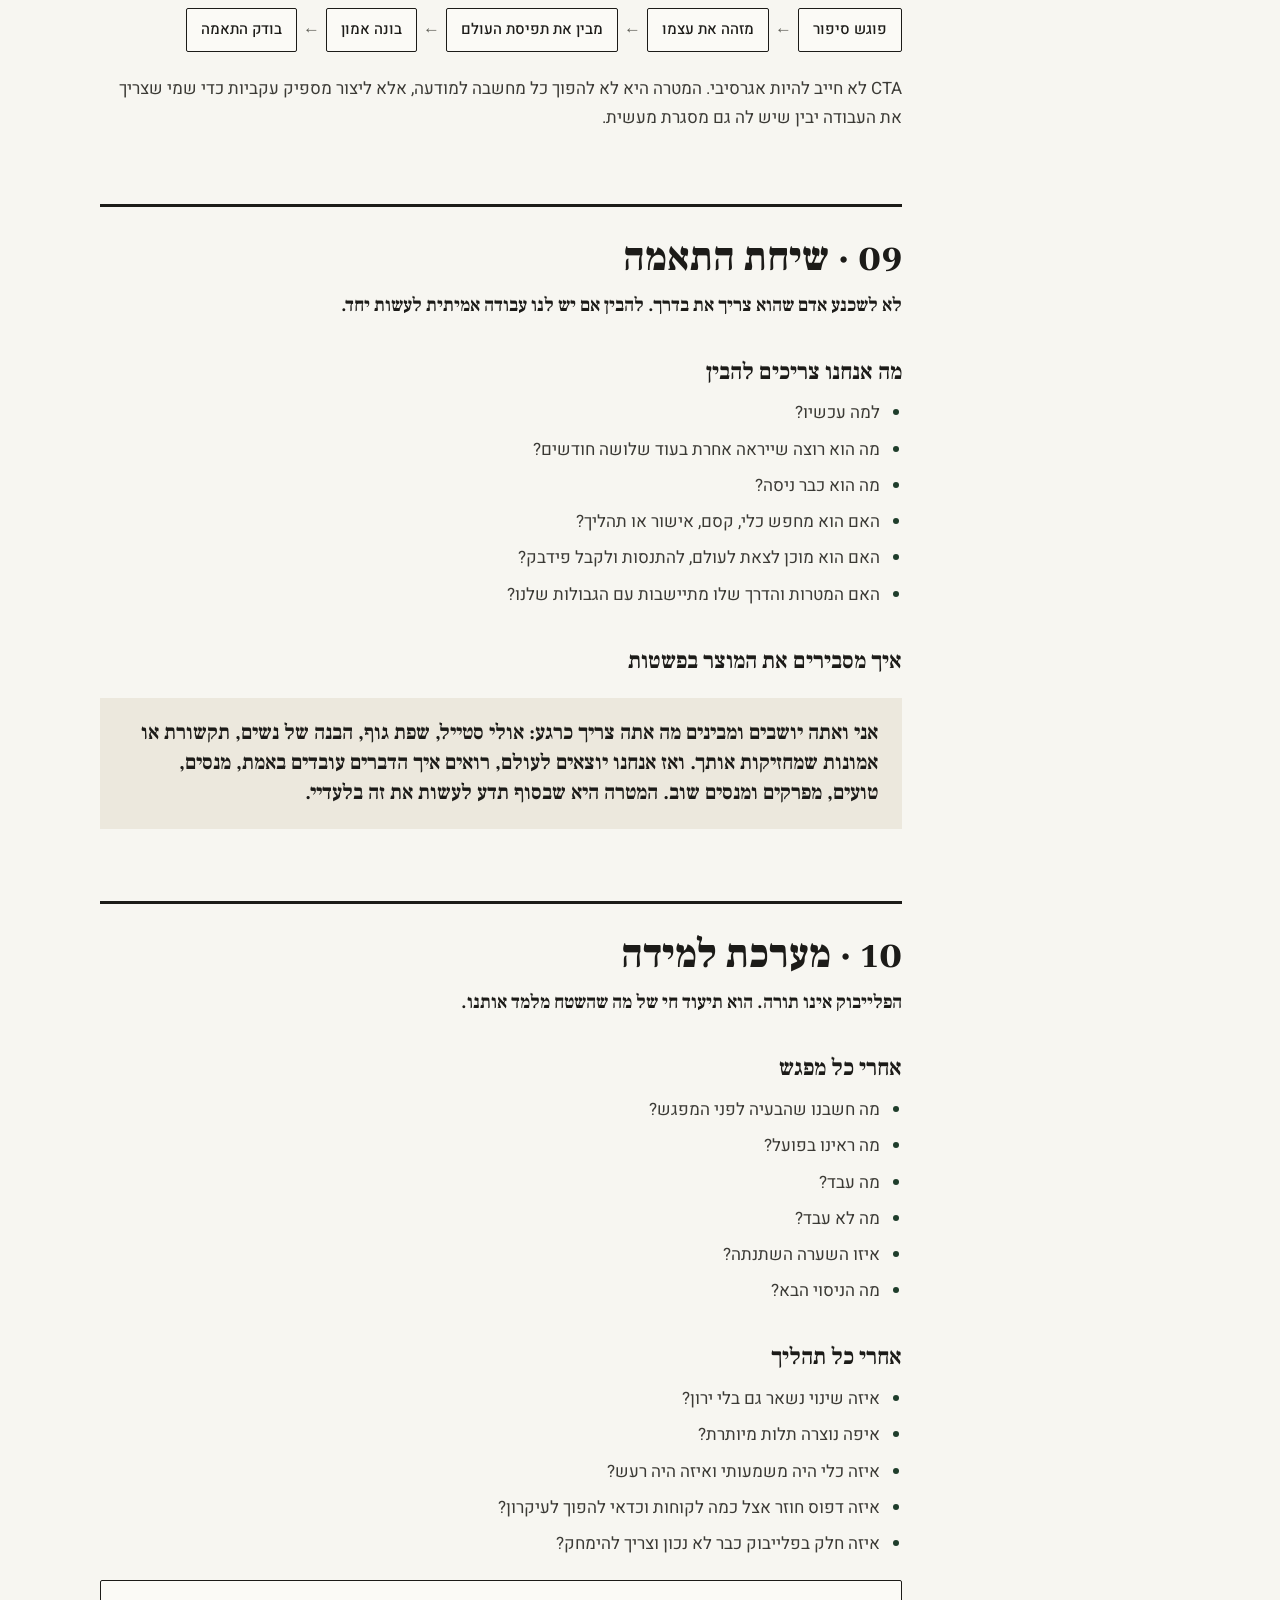
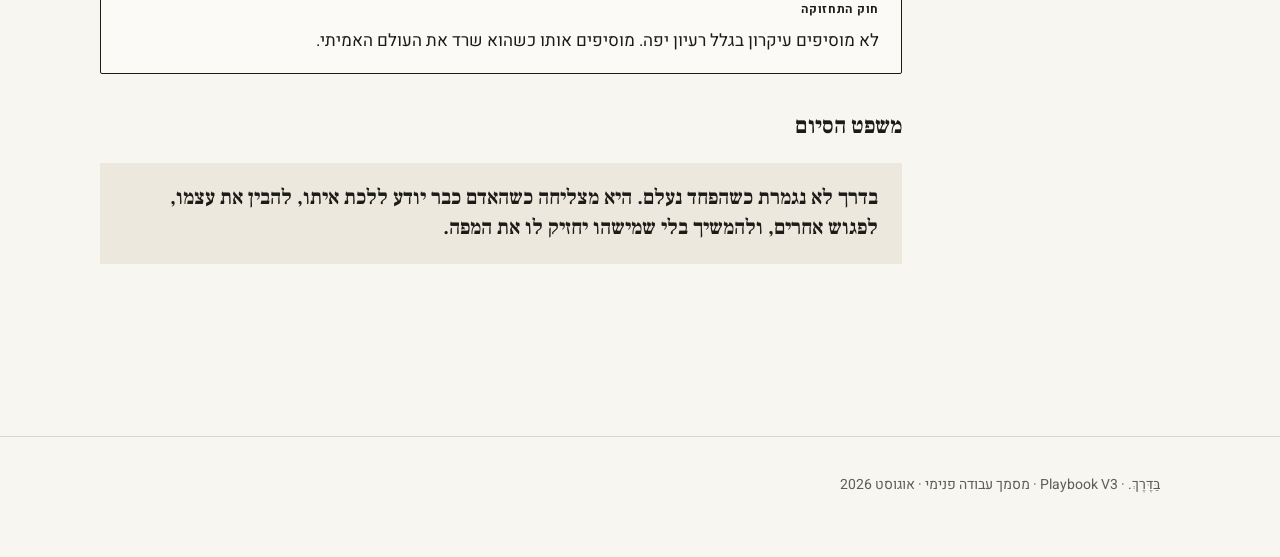
<file: playbook/index.html>
<!DOCTYPE html>
<html lang="he" dir="rtl">
<head>
<meta charset="utf-8">
<meta name="viewport" content="width=device-width, initial-scale=1">
<meta name="robots" content="noindex, nofollow">
<meta name="theme-color" content="#F7F6F1">
<title>הפלייבוק של בדרך.</title>
<link rel="preconnect" href="https://fonts.googleapis.com">
<link rel="preconnect" href="https://fonts.gstatic.com" crossorigin>
<link href="https://fonts.googleapis.com/css2?family=Frank+Ruhl+Libre:wght@700;900&family=Heebo:wght@400;500;700&family=Amatic+SC:wght@700&display=swap" rel="stylesheet">
<link rel="stylesheet" href="/css/tokens.css">
<style>
/* בדרך · יומן שטח - פלייבוק */
:root{--paper:#F7F6F1;--paper2:#FBFAF6;--ink:#1C1B18;--ink2:#3B3A35;--gr:#5E5D56;--line:#D8D5CB;--forest:#1F3D2B;--on:#F7F6F1;--on2:#B9C7BB;--sand:#ECE8DD;--mk:#EBCBB0;--red:#8E3B32;
--display:"Frank Ruhl Libre","David Libre",serif;--body:"Heebo","Assistant",Arial,sans-serif;--hand:"Amatic SC","Heebo",cursive}
*{box-sizing:border-box}
html{scroll-behavior:smooth;scroll-padding-top:84px}
body{margin:0;background:var(--paper);color:var(--ink);font-family:var(--body);font-size:17px;line-height:1.72;-webkit-font-smoothing:antialiased}
a{color:inherit}
:focus-visible{outline:2px solid var(--forest);outline-offset:3px}
.wrap{max-width:1080px;margin:auto;padding-left:max(20px,env(safe-area-inset-left,0px));padding-right:max(20px,env(safe-area-inset-right,0px))}
.mark{background:linear-gradient(101deg,transparent 0 .18em,var(--mk) .32em calc(100% - .3em),transparent calc(100% - .14em)) 0 62%/100% 74% no-repeat;padding:0 .22em;border-radius:.35em .15em .4em .2em;box-decoration-break:clone;-webkit-box-decoration-break:clone}
.strike{position:relative;display:inline-block;color:rgba(28,27,24,.38);white-space:nowrap}
.strike::after{content:"";position:absolute;right:-3%;left:-3%;top:54%;height:.075em;background:var(--ink);transform:rotate(-2.5deg);border-radius:2px}
.strike .fix{position:absolute;bottom:68%;right:6%;font-family:var(--hand);font-weight:700;color:var(--forest);font-size:.72em;white-space:nowrap;transform:rotate(-4deg);line-height:1}
.hand{font-family:var(--hand);font-weight:700;color:var(--forest);line-height:1.05}
/* bar */
.bar{position:sticky;top:0;z-index:20;background:rgba(247,246,241,.94);backdrop-filter:blur(8px);-webkit-backdrop-filter:blur(8px);border-bottom:1px solid var(--line)}
.bar .wrap{height:64px;display:flex;align-items:center;gap:18px}
.brand{font-family:var(--display);font-size:22px;font-weight:700}
.brand span{font-family:var(--body);font-size:13px;font-weight:500;color:var(--gr);margin-inline-start:10px;letter-spacing:.06em}
.hot{margin-inline-start:auto;display:flex;gap:6px}
.hot a{font-size:13px;font-weight:500;text-decoration:none;color:var(--ink);padding:6px 11px;border:1px solid var(--line);border-radius:2px;background:var(--paper2)}
.hot a:hover{border-color:var(--ink)}
/* hero */
.hero{padding:72px 0 48px;border-bottom:1px solid var(--line)}
.eyebrow{font-size:13px;font-weight:500;letter-spacing:.06em;color:var(--gr);margin-bottom:14px;display:flex;align-items:center;gap:12px}
.eyebrow::before{content:"";width:28px;height:1px;background:currentColor}
h1,h2,.sub{font-family:var(--display);text-wrap:balance}
.hero h1{font-size:clamp(46px,8vw,78px);line-height:1.3;margin:0 0 14px;font-weight:900}
.hero .sub{font-size:clamp(22px,3.6vw,30px);margin:0 0 22px;color:var(--ink2);font-weight:700;line-height:1.35}
.hero .lead{max-width:62ch;font-size:18px;color:var(--ink2);margin:0}
.manifesto{margin-top:34px;padding:28px 30px;background:var(--forest);color:var(--on);font-family:var(--display);font-weight:900;font-size:clamp(22px,3vw,30px);line-height:1.4}
/* layout */
.cols{display:grid;grid-template-columns:220px minmax(0,1fr);gap:58px;padding:48px 0 100px}
.toc{position:sticky;top:88px;align-self:start}
.toc .t{font-size:13px;font-weight:500;letter-spacing:.06em;color:var(--gr);margin-bottom:12px}
.toc a{display:block;text-decoration:none;color:var(--ink2);font-size:14.5px;padding:6px 0 6px 0;padding-inline-start:12px;border-inline-start:2px solid var(--line)}
.toc a:hover{color:var(--ink);border-color:var(--forest)}
.toc .hand{display:block;font-size:26px;margin-top:22px;transform:rotate(-2deg)}
main{min-width:0}
section{margin-bottom:72px}
section>h1{font-size:clamp(30px,3.6vw,40px);line-height:1.15;margin:0 0 10px;padding-top:28px;border-top:3px solid var(--ink);font-weight:900}
section:first-child>h1{border:0;padding-top:0}
.purpose{font-family:var(--display);font-weight:700;color:var(--ink);font-size:19px;line-height:1.5;margin:0 0 30px}
h2{font-size:23px;line-height:1.25;margin:38px 0 12px;font-weight:700}
p{margin:0 0 14px;color:var(--ink2)}
ul{padding-inline-start:22px;margin:0 0 18px;color:var(--ink2)}
li{margin-bottom:7px}
li::marker{color:var(--forest)}
blockquote{margin:22px 0;padding:20px 24px;background:var(--sand);border:0}
blockquote p{font-family:var(--display);font-weight:700;font-size:21px;line-height:1.45;margin:0;color:var(--ink)}
.cards{display:grid;grid-template-columns:1fr 1fr;gap:0;margin:22px 0;border-top:2px solid var(--ink)}
.card{padding:16px 0 18px;border-bottom:1px solid var(--line);color:var(--ink2);min-width:0}
.cards .card:nth-child(odd){padding-inline-end:22px}
.cards .card:nth-child(even){padding-inline-start:22px;border-inline-start:1px solid var(--line)}
.card b{display:block;margin-bottom:4px;font-family:var(--display);font-weight:700;font-size:18px;color:var(--ink)}
.card.good b::before{content:"✓ ";color:var(--forest)}
.card.bad{border:0;border-top:3px solid var(--red);background:var(--paper2);padding:18px 20px;margin-top:8px}
.card.bad b{color:var(--red)}
.loop{display:flex;flex-wrap:wrap;gap:8px 6px;margin:22px 0;align-items:center}
.loop span{padding:8px 14px;background:var(--paper2);border:1px solid var(--ink);border-radius:2px;font-weight:500;font-size:15px}
.loop i{font-style:normal;color:var(--gr)}
.table{overflow-x:auto;margin:20px 0;border-top:2px solid var(--ink)}
table{width:100%;border-collapse:collapse;min-width:580px;font-size:15px}
th,td{text-align:right;vertical-align:top;padding:12px 14px;border-bottom:1px solid var(--line);color:var(--ink2)}
th{font-size:13px;font-weight:500;letter-spacing:.04em;color:var(--gr)}
td:first-child{font-family:var(--display);font-weight:700;color:var(--ink);font-size:16px}
.callout{padding:18px 22px;border:1.5px solid var(--ink);background:var(--paper2);margin:22px 0;border-radius:2px}
.callout .label{font-size:12px;font-weight:700;letter-spacing:.06em;color:var(--ink);display:block;margin-bottom:6px}
.callout .label.red{color:var(--red)}
.callout strong{font-family:var(--display);font-size:18px;color:var(--ink)}
details.more{margin:26px 0;border-top:1px solid var(--line);border-bottom:1px solid var(--line)}
details.more>summary{cursor:pointer;list-style:none;padding:16px 0;display:flex;justify-content:space-between;align-items:center;font-family:var(--display);font-weight:700;font-size:19px}
details.more>summary::-webkit-details-marker{display:none}
details.more>summary::after{content:"+";font-family:var(--body);font-weight:400;font-size:24px;color:var(--gr)}
details.more[open]>summary::after{content:"−"}
details.more>summary small{font-family:var(--body);font-weight:500;font-size:13px;color:var(--gr);margin-inline-start:10px}
details.more .inner{padding:0 0 18px}
.footer{border-top:1px solid var(--line);padding:36px 0 60px;color:var(--gr);font-size:14px}
@media(max-width:900px){.hot{display:none}.cols{grid-template-columns:1fr;gap:12px}.toc{position:static;border-bottom:1px solid var(--line);padding-bottom:22px}.cards{grid-template-columns:1fr}.cards .card:nth-child(n){padding-inline:0;border-inline-start:0}.hero{padding-top:48px}}
@media(prefers-reduced-motion:reduce){html{scroll-behavior:auto}}
</style>
</head>
<body>
<div class="bar"><div class="wrap"><div class="brand">בַּדֶּרֶךְ.<span>פלייבוק</span></div><div class="hot"><a href="/coach">המאמן</a><a href="#dna">DNA</a><a href="#method">השיטה</a><a href="#process">התהליך</a><a href="#content">תוכן</a></div></div></div>
<header class="hero"><div class="wrap">
<div class="eyebrow">מסמך ההפעלה של בדרך · V3</div>
<h1>להביא את <span class="strike">הדמות<span class="fix">עצמך</span></span> לעולם.</h1>
<p class="sub">לא לבנות דמות. לא ללמוד טריקים. ללמוד לפגוש את החיים כמו שאתה.</p>
<p class="lead">בדרך הוא תהליך לגברים שרוצים לפתח נוכחות, ביטחון ושיקול דעת בעולם האמיתי. דייטינג הוא אחת הזירות המרכזיות שלנו, כי שם פחד, ערך עצמי, תקשורת, משיכה, גבולות והצורך באישור נחשפים מהר. אבל המטרה גדולה יותר מנשים: לעזור לאדם להביא יותר מעצמו לעולם, עד שהוא יודע להמשיך בלעדיי.</p>
<div class="manifesto">אנחנו לא מתכוננים לחיים. אנחנו עובדים בתוכם.</div>
</div></header>
<div class="wrap cols">
<nav class="toc"><div class="t">תוכן העניינים</div><a href="#dna">01 · המצפן של בדרך</a><a href="#client">02 · האדם שלנו</a><a href="#method">03 · המתודולוגיה</a><a href="#process">04 · מבנה התהליך</a><a href="#tools">05 · כלי העבודה</a><a href="#success">06 · מה נחשב הצלחה</a><a href="#risks">07 · סכנות וגבולות</a><a href="#content">08 · תוכן וצמיחה</a><a href="#sales">09 · שיחת התאמה</a><a href="#learning">10 · מערכת למידה</a><span class="hand">הפלייבוק אינו תורה.</span></nav>
<main>
<section id="dna"><h1>01 · המצפן של בדרך</h1><p class="purpose">לפני כל כלי, מפגש, ריל או החלטה: מה אנחנו מנסים לעשות כאן?</p>
<h2>התזה</h2><blockquote><p>בדרך עוזרת לגברים <span class="mark">להביא את עצמם לעולם.</span></p></blockquote><p>לא להפוך למישהו אחר כדי להיות ראוי. לא לבנות פרסונה כריזמטית. לא לחכות לגרסה עתידית ומושלמת של עצמך לפני שמתחילים לחיות. אנחנו עובדים על הפער שבין האדם שכבר נמצא בפנים לבין הדרך שבה הוא מצליח, או לא מצליח, לבטא אותו בחוץ.</p>
<h2>למה דייטינג?</h2><p>כי דייטינג הוא מעבדה צפופה לחיים. תוך דקות הוא יכול לחשוף פחד מדחייה, צורך באישור, שפת גוף, יכולת להוביל, כנות, גבולות, משיכה, הקשבה, ערך עצמי ויכולת להתמודד עם אי-ודאות. אנחנו לא מבטלים את הרצון להצליח עם נשים. אנחנו לוקחים אותו ברצינות, ובודקים מה האדם מבקש מההצלחה הזאת לתת לו.</p>
<h2>ששת העקרונות</h2><div class="cards"><div class="card"><b>להבין לפני שדוחפים</b>״לא בא לי״ הוא לא סוף השיחה. הוא מידע. מה מחזיק אותך עכשיו?</div><div class="card"><b>חוויה לפני תיאוריה</b>לא לומדים את החיים ואז יוצאים אליהם. לומדים מתוך מה שקורה עכשיו.</div><div class="card"><b>לא אומרים לך מה לרצות</b>סטוץ, זוגיות, היכרות או חופש: הבחירה שלך. התפקיד שלנו הוא להבין למה ומה המחיר.</div><div class="card"><b>לא בונים דמות</b>כריזמה שאינה מחוברת לאדם היא עוד מסכה. המטרה היא פחות הופעה ויותר נוכחות.</div><div class="card"><b>הצלחה אינה ערך עצמי</b>״כן״ יכול להיות כיף. ״לא״ יכול לכאוב. אף אחד מהם לא אמור להפוך לפסק דין על מי שאתה.</div><div class="card"><b>איתי, עד שבלעדיי</b>התהליך מצליח כשהלקוח יודע לראות, לפרש, לבחור ולתת לעצמו פידבק.</div></div>
<h2>האנטי-תוצאה</h2><div class="card bad"><b>הגבר שאנחנו מסרבים לייצר</b>נרקיסיסט כריזמטי שרץ אחרי האישור הבא; מתייחס לנשים כהישגים; משתמש במניפולציות; עושה דברים בצורה לא כנה; משחק דמות של גבר בטוח במקום לפתח שקט פנימי ושיקול דעת.</div></section>

<section id="client"><h1>02 · האדם שלנו</h1><p class="purpose">הבעיה שהוא אומר בקול היא נקודת הכניסה. היא לא תמיד הבעיה שעליה נעבוד.</p>
<h2>מי מגיע</h2><p>גבר שמרגיש שיש פער בין מי שהוא לבין איך שהוא מופיע בעולם. לפעמים הוא אומר ״אני רוצה להצליח יותר עם נשים״. לפעמים ״אני קופא״, ״אין לי מושג מה להגיד״, ״אני לא קורא סיטואציות״ או ״אני יודע הכול בראש אבל לא עושה כלום״.</p>
<h2>השאלות שמתחת לבקשה</h2><ul><li>למה אתה רוצה להיכנס לעולם הזה עכשיו?</li><li>מה אתה רוצה ללמוד, לחוות או להרוויח ממנו?</li><li>מה אתה מקווה שאישה שרוצה אותך תוכיח לך על עצמך?</li><li>מה קורה לך כשאתה מקבל ״לא״? ומה קורה כשאתה מקבל ״כן״?</li><li>איזה חלק בעבר שלך אתה עדיין מנסה לכסות דרך הצלחה, משיכה או אישור?</li><li>איפה הפער בפועל: סטייל, נוכחות, ניסיון, אמונות, תקשורת, הבנת הסיטואציה או משהו אחר?</li></ul>
<div class="callout"><span class="label">עיקרון אבחוני</span>לא כל פחד מגישה הוא ״פחד מדחייה״. לפעמים הבחור פשוט לא יודע מה לומר. לפעמים הוא לא יודע לזהות עניין. לפעמים הוא לא אוהב איך שהוא נראה. אנחנו לא מכריחים סיפור פסיכולוגי במקום שבו חסרה מיומנות, ולא מלמדים מיומנות במקום שבו הפצע מנהל אותה.</div></section>

<section id="method"><h1>03 · המתודולוגיה</h1><p class="purpose">בדרך היא לולאת למידה, לא סילבוס.</p>
<div class="loop"><span>1 · מבינים</span><i>←</i><span>2 · יוצאים</span><i>←</i><span>3 · מנסים</span><i>←</i><span>4 · מפרקים</span><i>←</i><span>5 · חוזרים</span></div>
<h2>1. מבינים</h2><p>מגדירים יחד מה האדם רוצה, למה, ומה הפער שמפריע לו כרגע. אין תכנית זהה לכולם.</p><h2>2. יוצאים</h2><p>עוברים מהשיחה לסביבה שבה החיים באמת קורים: רחוב, בר, חנות, דייט, מפגש חברתי או כל זירה רלוונטית.</p><h2>3. מנסים</h2><p>לא מחכים להרגיש מוכנים. בוחרים ניסוי קטן שאפשר ללמוד ממנו. אם הוא קופא, לא ישר דוחפים: ״מה מחזיק אותך? פחד לקבל לא? אתה לא יודע מה להגיד? רוצה שאראה לך שהשד לא כזה נורא?״</p><h2>4. מפרקים</h2><p>מה ראית? מה הרגשת? מה היא שידרה? מה רצית? איפה היית אתה ואיפה התחלת להופיע? הפידבק נשען על הסיטואציה, לא על חוקים מוחלטים.</p><h2>5. חוזרים</h2><p>עוד ניסיון, עם שינוי אחד. המטרה היא לא ערב מושלם אלא בניית שיקול דעת דרך חזרות אמיתיות.</p></section>

<section id="process"><h1>04 · מבנה התהליך</h1><p class="purpose">המסגרת קיימת כדי להחזיק את התהליך. היא לא אמורה לכלוא את האדם.</p>
<div class="table"><table><thead><tr><th>שלב</th><th>המטרה</th><th>מה יכול לקרות</th><th>השאלה המובילה</th></tr></thead><tbody><tr><td>01 · מיפוי</td><td>להבין את האדם, המוטיבציה והפער</td><td>עבר, מטרות, אמונות, סטייל, דייטינג, מערכות יחסים</td><td>מה אתה באמת רוצה לקבל מהתהליך?</td></tr><tr><td>02 · זהות</td><td>ליישר בין האדם לבין איך שהוא מופיע</td><td>סטייל, טיפוח, יציבה, קול, קשר עין, אנרגיה</td><td>מה העולם פוגש כשאתה נכנס לחדר?</td></tr><tr><td>03 · נוכחות</td><td>לראות את הדפוסים בזמן אמת, ולפתח יכולת לקרוא ולהוביל אינטראקציה</td><td>שיחות, גישות, תצפית, הדגמה, פידבק; שפת גוף, עניין, חוסר עניין, פלירטוט, גבולות, כנות</td><td>מה באמת קורה לך ברגע האמת? האם אתה פוגש אדם או מנסה להשיג תוצאה?</td></tr><tr><td>04 · התנסות</td><td>להפוך ידע לשיקול דעת עצמאי</td><td>דייטים, סיטואציות מורכבות, ניתוח עצמי</td><td>מה אתה כבר יודע לראות בלי לשאול אותי?</td></tr><tr><td>05 · עצמאות</td><td>לצמצם תלות במלווה</td><td>מפת המשך, הרגלי רפלקציה, מטרות אישיות</td><td>איך אתה ממשיך בדרך בלעדיי?</td></tr></tbody></table></div>
<p><strong>הערה:</strong> המסגרת היא 8 מפגשים, אחת לשבועיים, אבל השלבים אינם מפגשים קבועים. לקוח יכול להזדקק ליותר שטח, יותר עבודה על סטייל, או כמעט בכלל לא. התהליך מותאם לאדם.</p></section>

<section id="tools"><h1>05 · כלי העבודה</h1><p class="purpose">כל כלי הוא אמצעי להביא יותר מהאדם החוצה, לא עוד ציון שהוא צריך להשיג.</p>
<div class="cards"><div class="card"><b>סטייל וטיפוח</b>לא ״איך להתלבש כדי להשיג נשים״, אלא איך החוץ מתחיל לבטא את האדם שאתה רוצה להיות.</div><div class="card"><b>שפת גוף ונוכחות</b>יציבה, מבט, קול, קצב ותנועה, וגם היכולת לקרוא את האדם שמולך בלי להפוך כל מחווה לנוסחה.</div><div class="card"><b>תקשורת</b>סקרנות, הקשבה, הומור, פלירטוט, הובלה, יכולת לומר מה אתה רוצה ולהישאר קשוב למה שהצד השני רוצה.</div><div class="card"><b>אפליקציות וטקסטינג</b>להביא אישיות גם דרך מסך, לקרוא השקעה ולהתקדם מהתכתבות למפגש אמיתי, בלי להפוך כל הודעה למבחן.</div><div class="card"><b>אמונות ופחד</b>לזהות מתי מחשבה מגבילה אותך ומתי היא פשוט מצביעה על מיומנות שעוד לא פיתחת.</div><div class="card"><b>גבולות והסכמה</b>אפשר לבדוק גבולות בצורה מכבדת; סימנים של חוסר עניין הם מידע, לא אתגר שצריך לנצח.</div><div class="card"><b>רפלקציה</b>אחרי סיטואציה: מה ראיתי, מה רציתי, מה עשיתי, מה למדתי, ומה אנסה אחרת בפעם הבאה.</div></div>

<details class="more"><summary><span>אפליקציות וטקסטינג<small>פרופיל, הודעה טובה, עדשת ההודעה, תרגול</small></span></summary><div class="inner">
<blockquote><p>המטרה של אפליקציה אינה לבנות קשר בתוך המסך. היא לייצר מספיק עניין, ביטוי עצמי והדדיות כדי לעבור למפגש אמיתי.</p></blockquote>
<p>טקסטינג הוא לא תחום נפרד מהשיטה. אותם דפוסים שאנחנו רואים פנים מול פנים מופיעים גם במסך: חרדת ביצוע, ריצוי, ניסיון להרשים, פחד להביע עניין, צורך בוודאות ורדיפה אחרי עמימות. ההבדל הוא שהמסך נותן לאובר־ת׳ינקינג יותר זמן לעבוד.</p>

<h2>פרופיל</h2>
<ul><li>להיראות טוב.</li><li>לתת תחושה מי אני.</li><li>לתת חומר לפתיחת שיחה.</li><li>לבלוט בלי לנסות להיראות מושלם.</li></ul>

<h2>הודעה טובה</h2>
<ul><li>ספציפית אליה ולא גנרית.</li><li>קצרה יחסית.</li><li>יש בה משהו ממני.</li><li>יכולה להיות משחקית בלי לנסות להיות מצחיקה בכוח.</li><li>קלה וכיפית לתגובה.</li><li>לא מרגישה כמו ראיון.</li><li>יכולה לכלול סיכון קטן או כוונה.</li></ul>
<div class="callout"><span class="label">עיקרון</span><strong>אל תנסה להיות מצחיק. תן לעצמך לשחק.</strong></div>

<h2>עדשת ההודעה</h2>
<div class="table"><table><thead><tr><th>עדשה</th><th>השאלה</th></tr></thead><tbody>
<tr><td>מקור</td><td>מאיפה בפרופיל או בשיחה זה הגיע?</td></tr>
<tr><td>אני</td><td>מה יש פה ממני?</td></tr>
<tr><td>משחק</td><td>יש פה אנרגיה או רק מידע?</td></tr>
<tr><td>תגובה</td><td>קל וכיף להגיב לזה?</td></tr>
<tr><td>כוונה</td><td>זה מזיז את השיחה לאנשהו?</td></tr>
</tbody></table></div>

<h2>מה המאמן מחפש</h2>
<ul><li>אובר־ת׳ינקינג על כל הודעה.</li><li>ראיון במקום מפגש.</li><li>פתיחים גנריים או ניסיון להיות מעניין בכוח.</li><li>משחקי אדישות וזמני תגובה.</li><li>השקעת יתר מול מעט השקעה.</li><li>פחד להציע מפגש.</li><li>התכתבות ארוכה שמשמשת כהימנעות מהעולם האמיתי.</li></ul>

<h2>איך מתרגלים</h2>
<ul><li>עוברים יחד על הודעות אמיתיות ומזהים את הדפוס, לא רק מתקנים ניסוח.</li><li>מנסחים אותה הודעה בשלוש גרסאות: גנרית, מנסה להרשים, ובאמת שלו.</li><li>משתמשים ב־עדשת ההודעה כפיגום, לא כתסריט.</li><li>עושים סימולציה של שיחה עד הצעת מפגש.</li><li>מתרגלים גם את היכולת לזהות מתי נכון לא לשלוח עוד הודעה.</li></ul>
<p>בהתחלה אפשר לתת דוגמאות, מבנים והדגמות. המטרה אינה לשנן נוסחים אלא להפוך בהדרגה את הבחירה לאינטואיטיבית ואישית.</p>

</div></details>
<div class="callout"><span class="label">מדד הצלחה</span><strong>הוא מסוגל לכתוב בלי להיתקע, האישיות שלו עוברת גם במסך, הוא מזהה הדדיות, והוא יודע להעביר שיחה מהמסך למציאות בלי לחץ.</strong></div>
</section>

<section id="success"><h1>06 · מה נחשב הצלחה</h1><p class="purpose">לא כמה הוא השיג. מי הוא הפך להיות בזמן שניסה.</p>
<h2>איך הוא נראה חצי שנה אחרי</h2><p>יש משהו באנרגיה שלו. בדרך שבה הוא עומד, מדבר ומתלבש. תחושה של רעננות. לא יהירות אלא שקט פנימי. הוא מסוגל לרצות מאוד מישהי בלי שהתגובה שלה תקבע את הערך שלו.</p>
<div class="cards"><div class="card good"><b>כשאומרים לו כן</b>הוא נהנה, מתרגש וממשיך לבדוק אם גם הוא באמת מעוניין בה. הוא לא עף לשמיים כאילו קיבל הוכחה שהוא סוף סוף שווה.</div><div class="card good"><b>כשאומרים לו לא</b>זה יכול לבאס. הוא נשאר במקום. הוא לא הופך את הדחייה לזהות ולא חייב לברוח מיד לאישור הבא.</div><div class="card good"><b>בתוך אינטראקציה</b>הוא קורא שפת גוף והקשר, מרשה לעצמו לבדוק גבולות בכבוד, מתקשר בכנות ולא מחפש רק את המהלך ״הנכון״.</div><div class="card good"><b>אחרי האינטראקציה</b>הוא לא צריך לשלוח לי ״איך הייתי?״. הוא יודע לנתח את עצמו בלי להלקות את עצמו.</div></div>
<blockquote><p><span class="mark">המדד העליון:</span> הוא כבר לא צריך את הפידבק שלי, כי הוא למד לתת אותו לעצמו.</p></blockquote></section>

<section id="risks"><h1>07 · סכנות וגבולות</h1><p class="purpose">גם הצלחה יכולה להפוך למנגנון הרסני אם לא שמים לב למה היא משרתת.</p>
<h2>מתי ההצלחה מתחילה לנהל אותו?</h2><ul><li>הוא מודד ערב לפי כמה נשים דיברו איתו.</li><li>הוא מחפש את הבחורה הבאה לפני שבכלל פגש את זו שמולו.</li><li>נשים הופכות להוכחה לערך או לסטטוס.</li><li>הוא מתחיל להשתמש במניפולציות כי התוצאה חשובה יותר מהכנות.</li><li>הוא משחק דמות שהוא חושב שנשים רוצות.</li><li>ה״כן״ הבא ממלא חור, ואז מיד נפתח עוד אחד.</li></ul>
<div class="callout"><span class="label red">התערבות</span>לא מטיפים ולא מחליטים עבורו שהוא צריך זוגיות. שואלים: מה אתה מחפש עכשיו? האם אתה מנסה להכיר אותה או להשיג אותה? מה ההתנהגות הזאת נותנת לך? ומה ההשלכות אם היא הופכת להרגל?</div>
<h2>הגבול המקצועי</h2><p>בדרך אינה טיפול פסיכולוגי ואינה תחליף לו. אנחנו יכולים לזהות דפוסים, לדבר על עבר ואמונות ולעבוד עם מה שעולה בשטח; כשנדרש טיפול קליני או כשהעומק חורג מהיכולת והמסגרת שלנו, מפנים לאיש מקצוע מתאים. היתרון שלנו אינו ״לדעת יותר מפסיכולוג״, אלא לעבוד בזירה אחרת: בתוך העולם שעליו בדרך כלל מדברים בדיעבד.</p></section>

<section id="content"><h1>08 · תוכן וצמיחה</h1><p class="purpose">התוכן לא מוכר דמות של מי שפתר את החיים. הוא פותח חלון לדרך.</p>
<h2>העמדה</h2><p>המותג רחב יותר מהמוצר. המוצר מתחיל כרגע בעיקר מגברים, דייטינג, נוכחות וביטחון. התוכן יכול לגעת גם בקריירה, השוואה, כסף, זוגיות, בחירה, שאפתנות ומשמעות, כל עוד הוא חוזר לאותה שאלה: מה אנחנו מבקשים מהעולם להוכיח לנו, ואיך אנחנו מביאים את עצמנו אליו?</p>
<h2>חתימת התוכן</h2><ul><li><strong>סיפור קטן לפני רעיון גדול.</strong> בר, דייט, טייס בחתונה, החלטה, רגע של קנאה או דחייה.</li><li><strong>קונקרטיות לפני הטפה.</strong> להראות מה קרה, לא רק להסביר מה נכון.</li><li><strong>מחשבה לפני תשובה.</strong> לא כל ריל חייב להסתיים ב״אז תעשו X״.</li><li><strong>גם הצד המכוער של השינוי.</strong> לא רק ״פעם פחדתי והיום אני בטוח״. גם מה קרה כשההצלחה עצמה הפכה למרדף.</li><li><strong>לא גורו.</strong> מותר לדבר מתוך משהו שעוד לא פתור, כל עוד לא מוכרים עליו מומחיות שאין לנו.</li></ul>
<h2>הפילטר לפני פרסום</h2><div class="table"><table><thead><tr><th>שאלה</th><th>אם התשובה היא לא</th></tr></thead><tbody><tr><td>האם יש פה משהו שאני באמת מאמין בו?</td><td>לא מפרסמים.</td></tr><tr><td>האם יש פה פרט, סיפור או זווית שמרגישים שלי?</td><td>מחפשים קונקרטיות.</td></tr><tr><td>האם זה גורם לי להישמע כאילו פתרתי משהו שעוד לא פתרתי?</td><td>משנים עמדה.</td></tr><tr><td>האם זה בונה את בדרך או רק רודף צפייה?</td><td>בודקים אם הטרנד שווה את המחיר.</td></tr><tr><td>האם הייתי שמח שלקוח ילמד מזה איך להתייחס לאדם שמולו?</td><td>עוצרים.</td></tr></tbody></table></div>
<h2>מסע הצופה</h2><div class="loop"><span>פוגש סיפור</span><i>←</i><span>מזהה את עצמו</span><i>←</i><span>מבין את תפיסת העולם</span><i>←</i><span>בונה אמון</span><i>←</i><span>בודק התאמה</span></div>
<p>CTA לא חייב להיות אגרסיבי. המטרה היא לא להפוך כל מחשבה למודעה, אלא ליצור מספיק עקביות כדי שמי שצריך את העבודה יבין שיש לה גם מסגרת מעשית.</p></section>

<section id="sales"><h1>09 · שיחת התאמה</h1><p class="purpose">לא לשכנע אדם שהוא צריך את בדרך. להבין אם יש לנו עבודה אמיתית לעשות יחד.</p>
<h2>מה אנחנו צריכים להבין</h2><ul><li>למה עכשיו?</li><li>מה הוא רוצה שייראה אחרת בעוד שלושה חודשים?</li><li>מה הוא כבר ניסה?</li><li>האם הוא מחפש כלי, קסם, אישור או תהליך?</li><li>האם הוא מוכן לצאת לעולם, להתנסות ולקבל פידבק?</li><li>האם המטרות והדרך שלו מתיישבות עם הגבולות שלנו?</li></ul>
<h2>איך מסבירים את המוצר בפשטות</h2><blockquote><p>אני ואתה יושבים ומבינים מה אתה צריך כרגע: אולי סטייל, שפת גוף, הבנה של נשים, תקשורת או אמונות שמחזיקות אותך. ואז אנחנו יוצאים לעולם, רואים איך הדברים עובדים באמת, מנסים, טועים, מפרקים ומנסים שוב. המטרה היא שבסוף תדע לעשות את זה בלעדיי.</p></blockquote></section>

<section id="learning"><h1>10 · מערכת למידה</h1><p class="purpose">הפלייבוק אינו תורה. הוא תיעוד חי של מה שהשטח מלמד אותנו.</p>
<h2>אחרי כל מפגש</h2><ul><li>מה חשבנו שהבעיה לפני המפגש?</li><li>מה ראינו בפועל?</li><li>מה עבד?</li><li>מה לא עבד?</li><li>איזו השערה השתנתה?</li><li>מה הניסוי הבא?</li></ul>
<h2>אחרי כל תהליך</h2><ul><li>איזה שינוי נשאר גם בלי ירון?</li><li>איפה נוצרה תלות מיותרת?</li><li>איזה כלי היה משמעותי ואיזה היה רעש?</li><li>איזה דפוס חוזר אצל כמה לקוחות וכדאי להפוך לעיקרון?</li><li>איזה חלק בפלייבוק כבר לא נכון וצריך להימחק?</li></ul>
<div class="callout"><span class="label">חוק התחזוקה</span>לא מוסיפים עיקרון בגלל רעיון יפה. מוסיפים אותו כשהוא שרד את העולם האמיתי.</div>
<h2>משפט הסיום</h2><blockquote><p>בדרך לא נגמרת כשהפחד נעלם. היא מצליחה כשהאדם כבר יודע ללכת איתו, להבין את עצמו, לפגוש אחרים, ולהמשיך בלי שמישהו יחזיק לו את המפה.</p></blockquote></section>
</main></div>
<footer class="footer"><div class="wrap">בַּדֶּרֶךְ. · Playbook V3 · מסמך עבודה פנימי · אוגוסט 2026</div></footer>
</body></html>
</file>
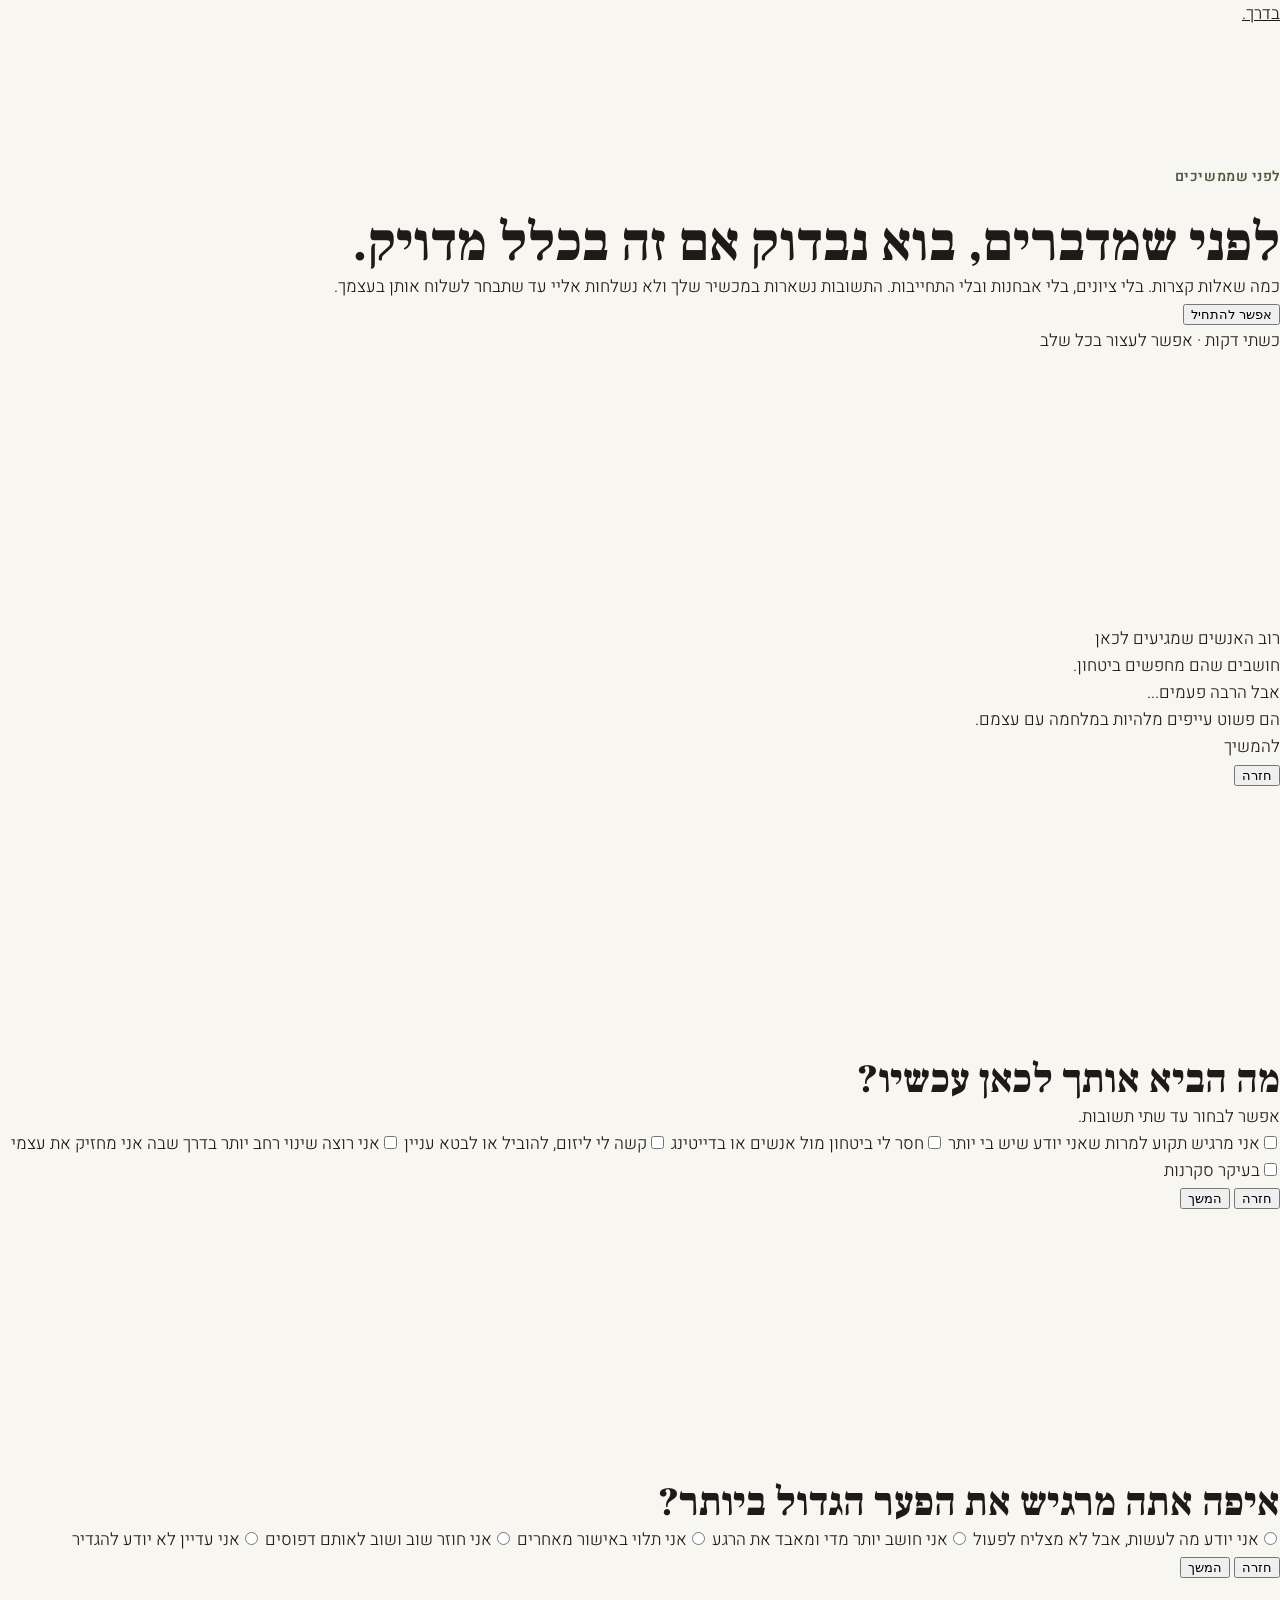
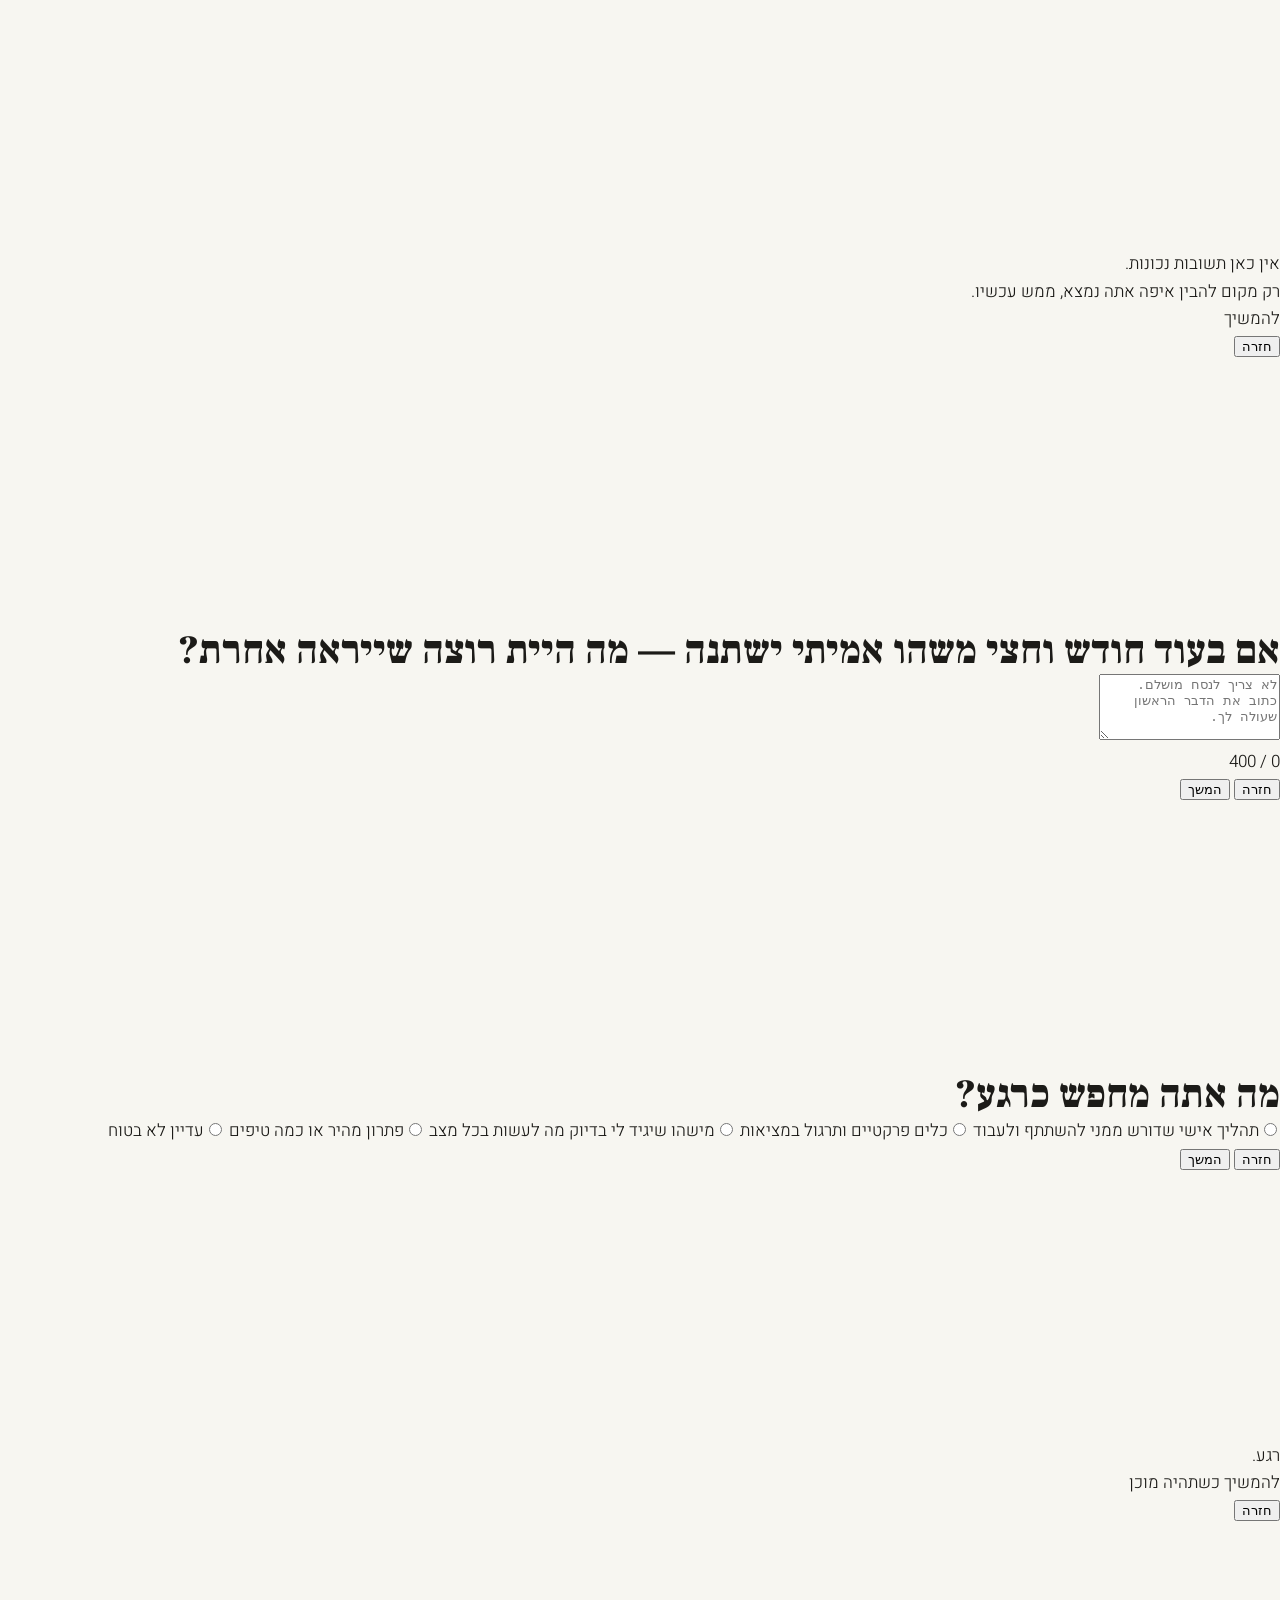
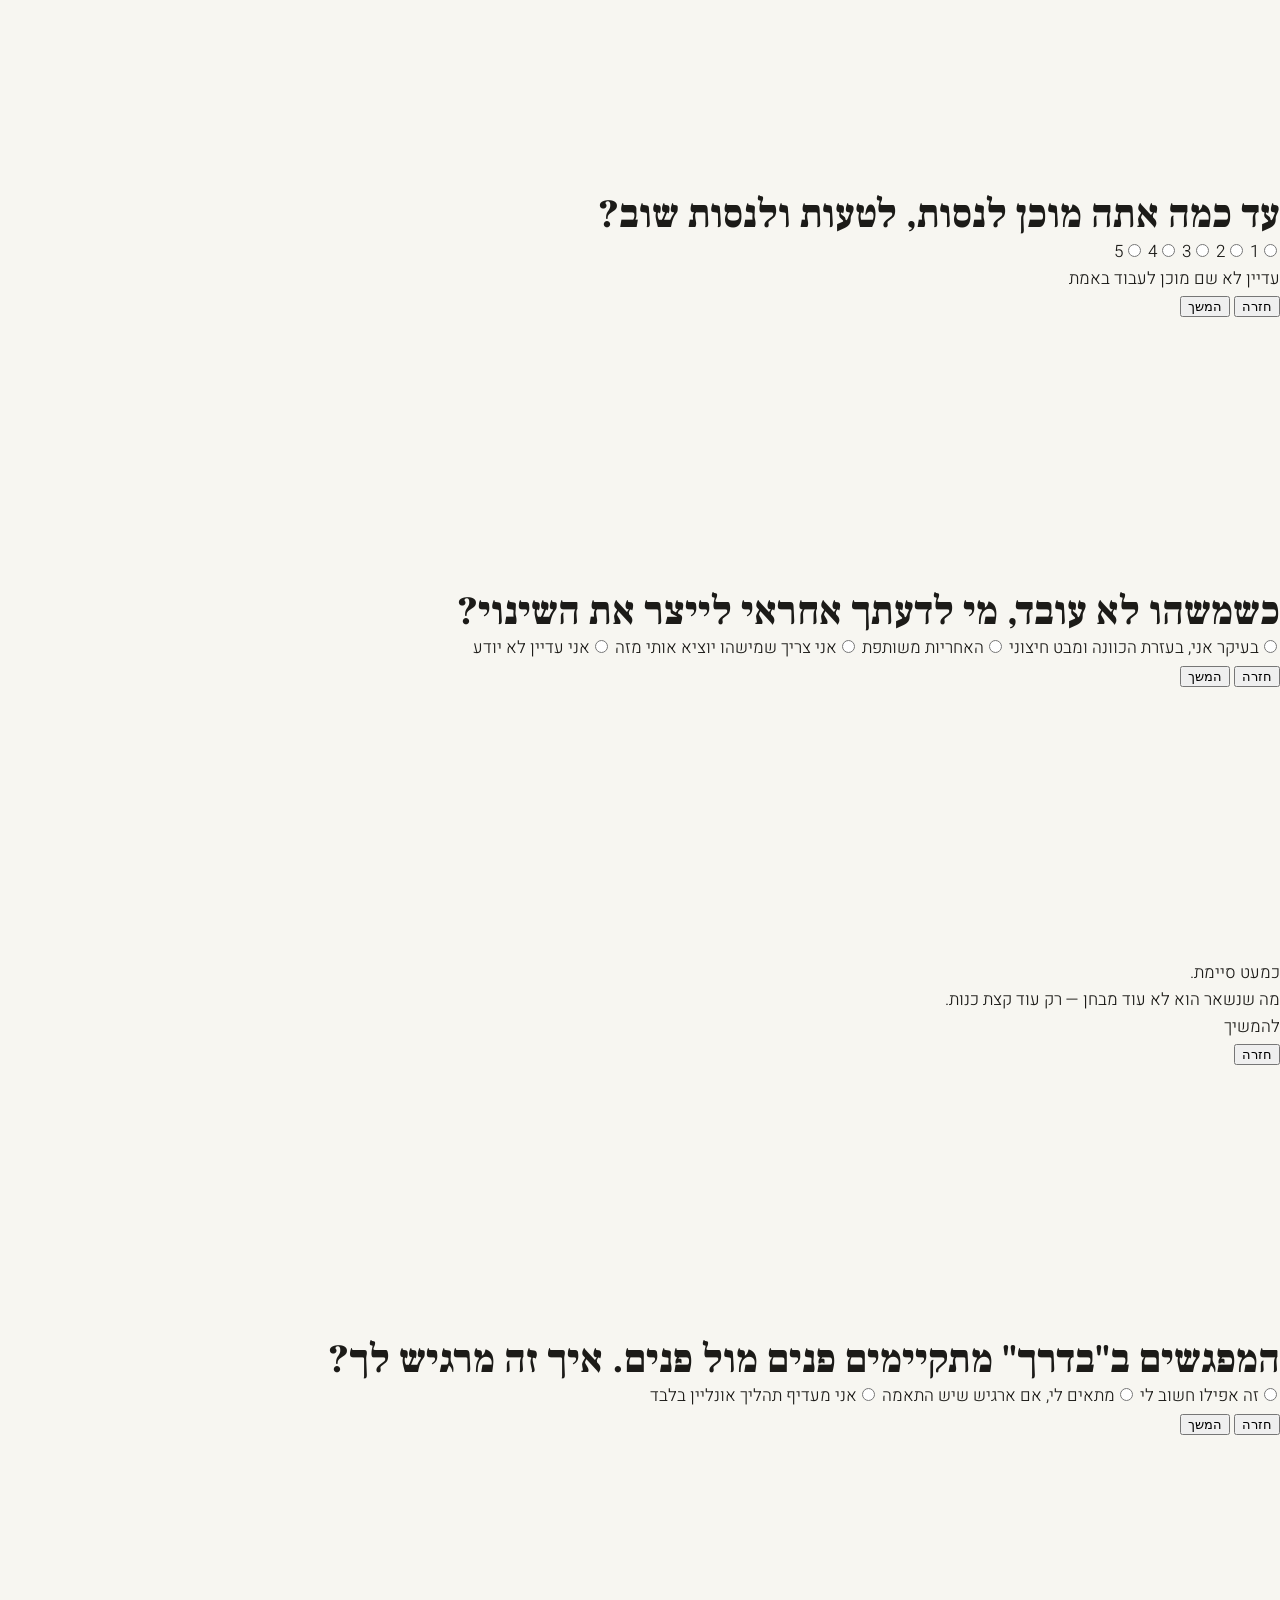
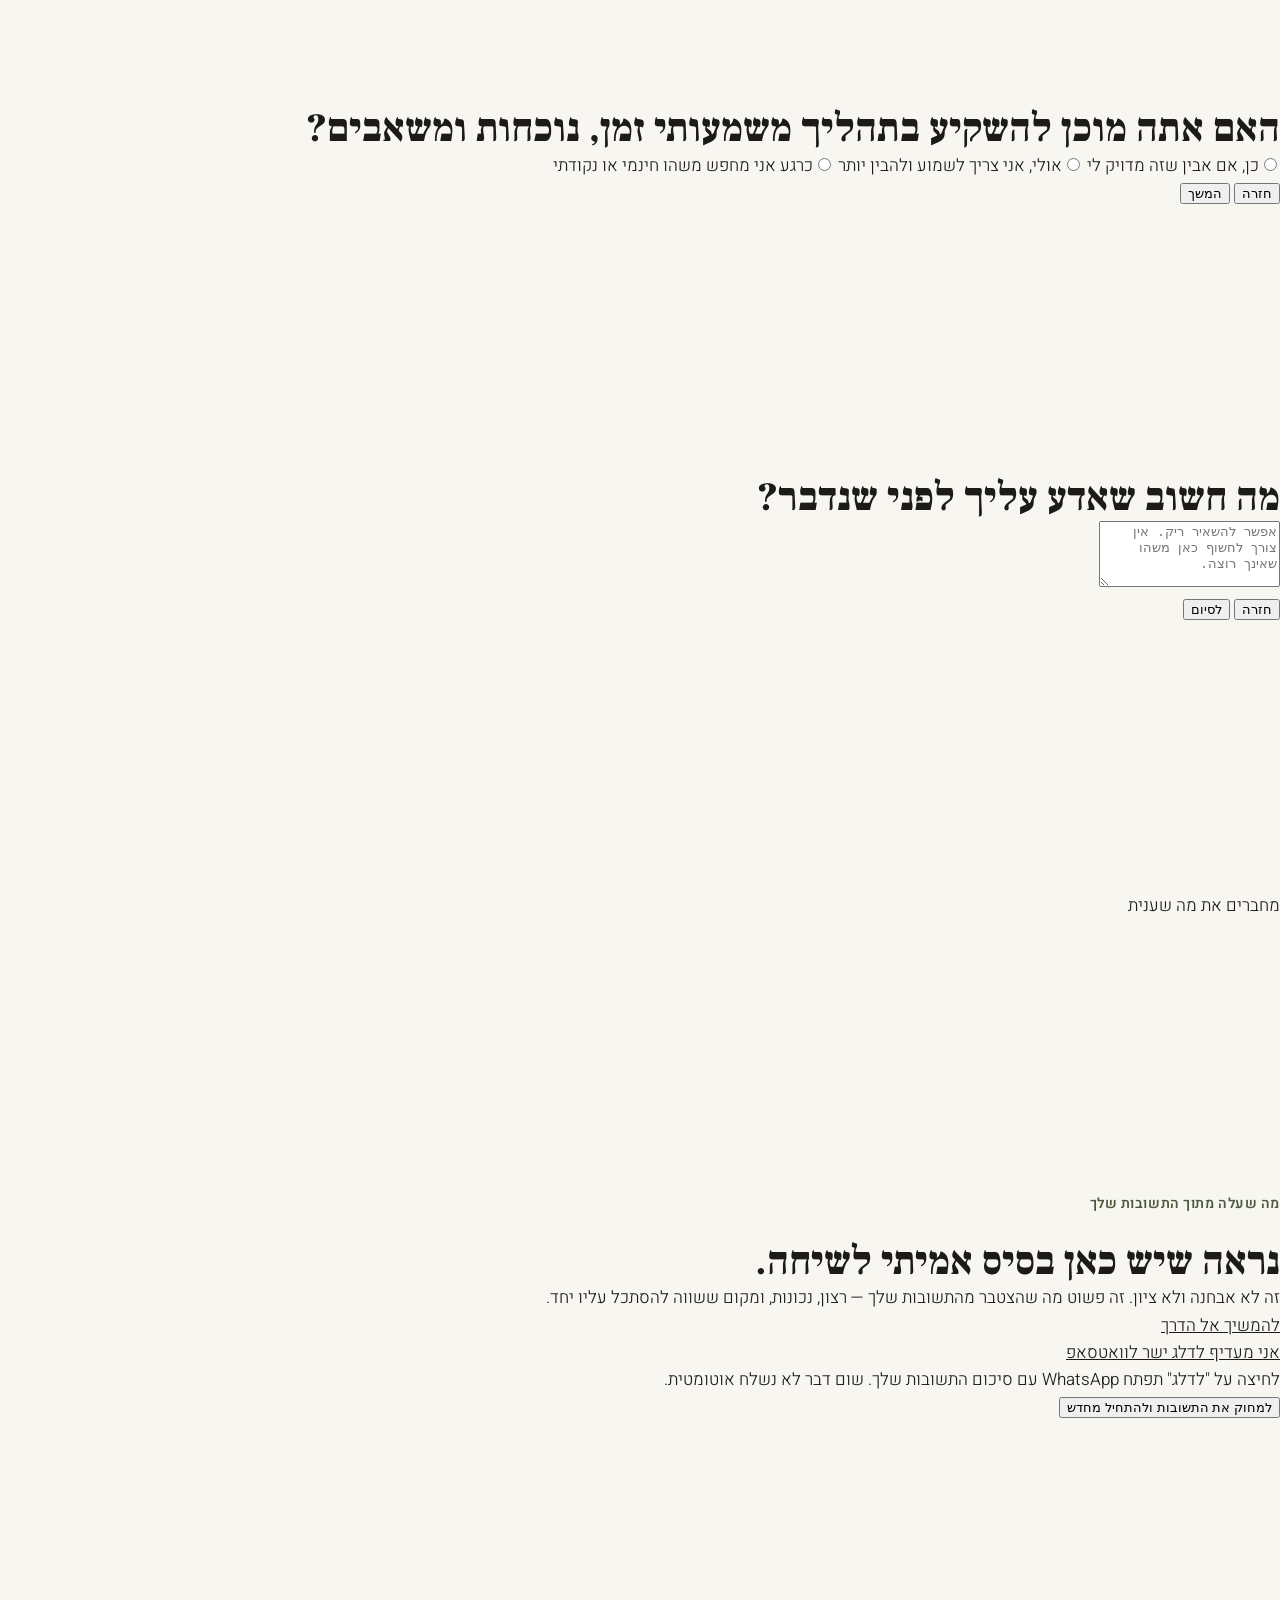
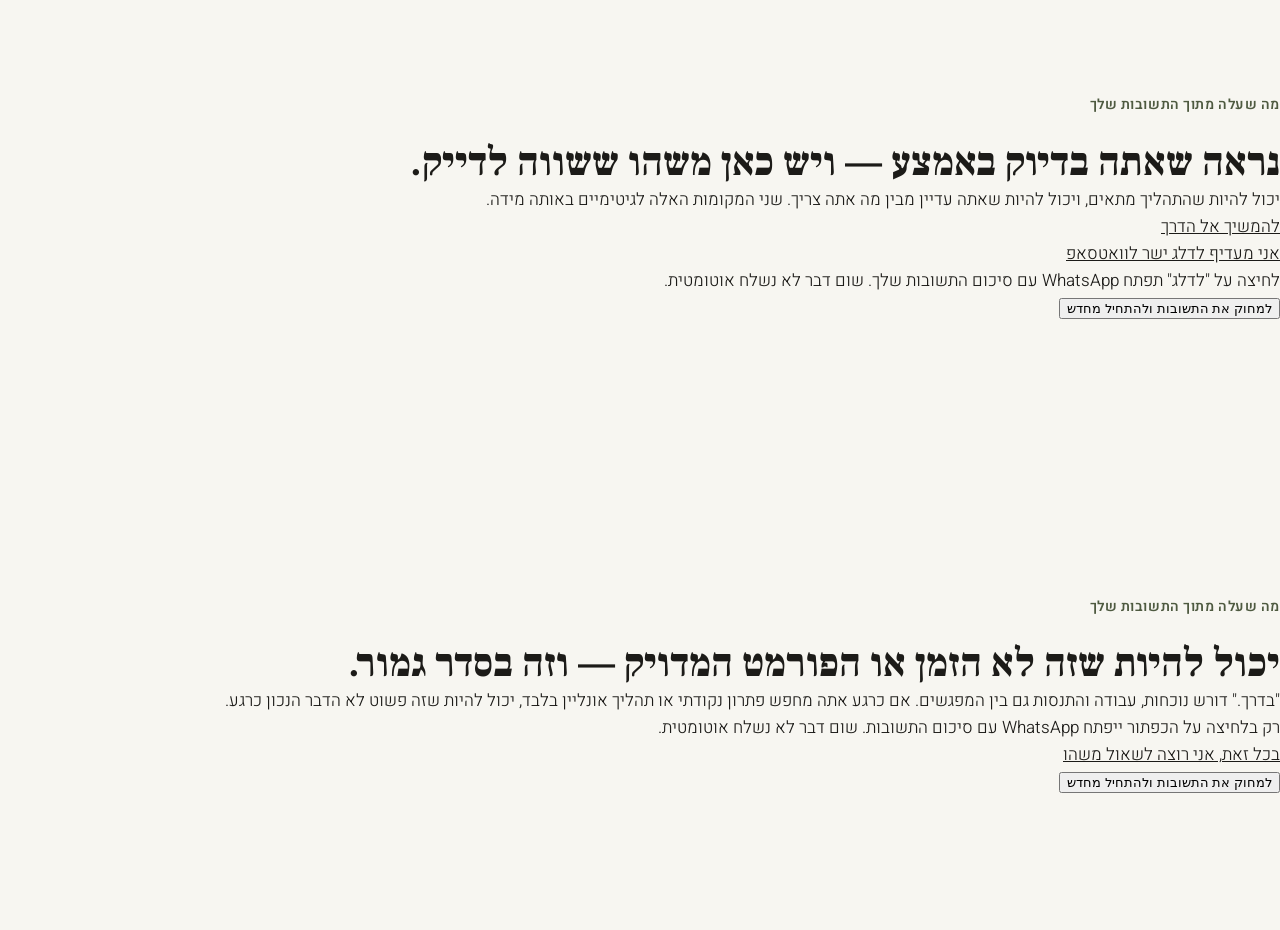
<file: fit/fit-index-CORRECT.html>
<!doctype html>
<html lang="he" dir="rtl">
<head>
<meta charset="UTF-8">
<meta name="viewport" content="width=device-width, initial-scale=1.0">
<title>בדיקת התאמה — בדרך.</title>
<meta name="description" content="כמה שאלות שקטות וקצרות, לבדוק אם התהליך האישי &quot;בדרך.&quot; מדויק בשבילך — לפני שפונים.">
<meta name="robots" content="noindex">
<meta name="theme-color" content="#F7F6F1">

<link rel="icon" href="/favicon.ico" sizes="any">
<link rel="icon" type="image/svg+xml" href="/favicon.svg">
<link rel="icon" type="image/png" sizes="32x32" href="/icons/favicon-32.png">
<link rel="icon" type="image/png" sizes="16x16" href="/icons/favicon-16.png">
<link rel="apple-touch-icon" href="/icons/apple-touch-icon.png">

<link rel="preconnect" href="https://fonts.googleapis.com">
<link rel="preconnect" href="https://fonts.gstatic.com" crossorigin>
<link href="https://fonts.googleapis.com/css2?family=Frank+Ruhl+Libre:wght@300;400;500;700&family=Heebo:wght@300;400;500;600;700&display=swap" rel="stylesheet">

<link rel="stylesheet" href="/css/style.css">
<link rel="stylesheet" href="/fit/fit.css">
</head>
<body class="fit-page">

<a class="skip-link" href="#fitMain">דלג לתוכן</a>

<header class="fit__topbar">
  <a href="/" class="fit__brand">בדרך<span>.</span></a>
</header>

<main id="fitMain" class="fit__shell">
  <div class="fit__card" id="fitCard">

    <div class="fit__progress" aria-hidden="false">
      <div class="fit__progress-track"><div class="fit__progress-fill" style="width:0%"></div></div>
      <div class="fit__progress-label"></div>
    </div>
    <div class="fit__toast" id="fitToast" aria-live="polite"></div>

    <!-- INTRO -->
    <section class="fit__step is-active" data-step="intro">
      <div class="eyebrow">לפני שממשיכים</div>
      <h1 class="fit__title">לפני שמדברים, בוא נבדוק אם זה בכלל מדויק.</h1>
      <p class="fit__lede">כמה שאלות קצרות. בלי ציונים, בלי אבחנות ובלי התחייבות. התשובות נשארות במכשיר שלך ולא נשלחות אליי עד שתבחר לשלוח אותן בעצמך.</p>
      <div class="fit__nav fit__nav--start">
        <button type="button" class="fit__btn-continue" data-action="start">אפשר להתחיל</button>
      </div>
      <p class="fit__microhint">כשתי דקות · אפשר לעצור בכל שלב</p>
    </section>

    <!-- REFLECT 1 -->
    <section class="fit__step fit__reflect-screen" data-step="reflect-1" data-passthrough="true" tabindex="0">
      <p class="fit__reflect-line">רוב האנשים שמגיעים לכאן<br>חושבים שהם מחפשים ביטחון.</p>
      <p class="fit__reflect-line fit__reflect-line--soft">אבל הרבה פעמים...<br>הם פשוט עייפים מלהיות במלחמה עם עצמם.</p>
      <div class="fit__reflect-tap">להמשיך</div>
          <button type="button" class="fit__reflect-back">חזרה</button>
    </section>

    <!-- Q1 -->
    <section class="fit__step" data-step="q1" data-required="true">
      <h2 class="fit__q" tabindex="-1">מה הביא אותך לכאן עכשיו?</h2>
      <p class="fit__qhint">אפשר לבחור עד שתי תשובות.</p>
      <div class="fit__options" data-max="2">
        <label class="fit__option"><input type="checkbox" name="q1" value="q1_1"><span>אני מרגיש תקוע למרות שאני יודע שיש בי יותר</span></label>
        <label class="fit__option"><input type="checkbox" name="q1" value="q1_2"><span>חסר לי ביטחון מול אנשים או בדייטינג</span></label>
        <label class="fit__option"><input type="checkbox" name="q1" value="q1_3"><span>קשה לי ליזום, להוביל או לבטא עניין</span></label>
        <label class="fit__option"><input type="checkbox" name="q1" value="q1_4"><span>אני רוצה שינוי רחב יותר בדרך שבה אני מחזיק את עצמי</span></label>
        <label class="fit__option"><input type="checkbox" name="q1" value="q1_5"><span>בעיקר סקרנות</span></label>
      </div>
      <div class="fit__nav">
        <button type="button" class="fit__btn-back">חזרה</button>
        <button type="button" class="fit__btn-continue">המשך</button>
      </div>
    </section>

    <!-- Q2 -->
    <section class="fit__step" data-step="q2" data-required="true">
      <h2 class="fit__q" tabindex="-1">איפה אתה מרגיש את הפער הגדול ביותר?</h2>
      <div class="fit__options" data-max="1">
        <label class="fit__option"><input type="radio" name="q2" value="q2_1"><span>אני יודע מה לעשות, אבל לא מצליח לפעול</span></label>
        <label class="fit__option"><input type="radio" name="q2" value="q2_2"><span>אני חושב יותר מדי ומאבד את הרגע</span></label>
        <label class="fit__option"><input type="radio" name="q2" value="q2_3"><span>אני תלוי באישור מאחרים</span></label>
        <label class="fit__option"><input type="radio" name="q2" value="q2_4"><span>אני חוזר שוב ושוב לאותם דפוסים</span></label>
        <label class="fit__option"><input type="radio" name="q2" value="q2_5"><span>אני עדיין לא יודע להגדיר</span></label>
      </div>
      <div class="fit__nav">
        <button type="button" class="fit__btn-back">חזרה</button>
        <button type="button" class="fit__btn-continue">המשך</button>
      </div>
    </section>

    <!-- REFLECT 2 -->
    <section class="fit__step fit__reflect-screen" data-step="reflect-2" data-passthrough="true" tabindex="0">
      <p class="fit__reflect-line">אין כאן תשובות נכונות.</p>
      <p class="fit__reflect-line fit__reflect-line--soft">רק מקום להבין איפה אתה נמצא, ממש עכשיו.</p>
      <div class="fit__reflect-tap">להמשיך</div>
          <button type="button" class="fit__reflect-back">חזרה</button>
    </section>

    <!-- Q3 -->
    <section class="fit__step" data-step="q3" data-required="true">
      <h2 class="fit__q" tabindex="-1">אם בעוד חודש וחצי משהו אמיתי ישתנה — מה היית רוצה שייראה אחרת?</h2>
      <div class="fit__field">
        <textarea name="q3" maxlength="400" rows="4" placeholder="לא צריך לנסח מושלם. כתוב את הדבר הראשון שעולה לך."></textarea>
        <div class="fit__counter">0 / 400</div>
      </div>
      <div class="fit__nav">
        <button type="button" class="fit__btn-back">חזרה</button>
        <button type="button" class="fit__btn-continue">המשך</button>
      </div>
    </section>

    <!-- Q4 -->
    <section class="fit__step" data-step="q4" data-required="true">
      <h2 class="fit__q" tabindex="-1">מה אתה מחפש כרגע?</h2>
      <div class="fit__options" data-max="1">
        <label class="fit__option"><input type="radio" name="q4" value="q4_1"><span>תהליך אישי שדורש ממני להשתתף ולעבוד</span></label>
        <label class="fit__option"><input type="radio" name="q4" value="q4_2"><span>כלים פרקטיים ותרגול במציאות</span></label>
        <label class="fit__option"><input type="radio" name="q4" value="q4_3"><span>מישהו שיגיד לי בדיוק מה לעשות בכל מצב</span></label>
        <label class="fit__option"><input type="radio" name="q4" value="q4_4"><span>פתרון מהיר או כמה טיפים</span></label>
        <label class="fit__option"><input type="radio" name="q4" value="q4_5"><span>עדיין לא בטוח</span></label>
      </div>
      <div class="fit__nav">
        <button type="button" class="fit__btn-back">חזרה</button>
        <button type="button" class="fit__btn-continue">המשך</button>
      </div>
    </section>

    <!-- PAUSE 1 -->
    <section class="fit__step fit__pause-screen" data-step="pause-1" data-passthrough="true" tabindex="0">
      <div class="fit__pause-dots" aria-hidden="true">
        <span class="moment-dot"></span>
        <span class="moment-dot"></span>
        <span class="moment-dot"></span>
      </div>
      <p class="fit__reflect-line fit__reflect-line--soft">רגע.</p>
      <div class="fit__reflect-tap fit__reflect-tap--delayed">להמשיך כשתהיה מוכן</div>
          <button type="button" class="fit__reflect-back">חזרה</button>
    </section>

    <!-- Q5 -->
    <section class="fit__step" data-step="q5" data-required="true">
      <h2 class="fit__q" tabindex="-1">עד כמה אתה מוכן לנסות, לטעות ולנסות שוב?</h2>
      <div class="fit__scale" data-max="1">
        <div class="fit__scale-row">
          <label class="fit__scale-opt"><input type="radio" name="q5" value="1"><span>1</span></label>
          <label class="fit__scale-opt"><input type="radio" name="q5" value="2"><span>2</span></label>
          <label class="fit__scale-opt"><input type="radio" name="q5" value="3"><span>3</span></label>
          <label class="fit__scale-opt"><input type="radio" name="q5" value="4"><span>4</span></label>
          <label class="fit__scale-opt"><input type="radio" name="q5" value="5"><span>5</span></label>
        </div>
        <div class="fit__scale-labels">
          <span>עדיין לא שם</span>
          <span>מוכן לעבוד באמת</span>
        </div>
      </div>
      <div class="fit__nav">
        <button type="button" class="fit__btn-back">חזרה</button>
        <button type="button" class="fit__btn-continue">המשך</button>
      </div>
    </section>

    <!-- Q6 -->
    <section class="fit__step" data-step="q6" data-required="true">
      <h2 class="fit__q" tabindex="-1">כשמשהו לא עובד, מי לדעתך אחראי לייצר את השינוי?</h2>
      <div class="fit__options" data-max="1">
        <label class="fit__option"><input type="radio" name="q6" value="q6_1"><span>בעיקר אני, בעזרת הכוונה ומבט חיצוני</span></label>
        <label class="fit__option"><input type="radio" name="q6" value="q6_2"><span>האחריות משותפת</span></label>
        <label class="fit__option"><input type="radio" name="q6" value="q6_3"><span>אני צריך שמישהו יוציא אותי מזה</span></label>
        <label class="fit__option"><input type="radio" name="q6" value="q6_4"><span>אני עדיין לא יודע</span></label>
      </div>
      <div class="fit__nav">
        <button type="button" class="fit__btn-back">חזרה</button>
        <button type="button" class="fit__btn-continue">המשך</button>
      </div>
    </section>

    <!-- REFLECT 3 -->
    <section class="fit__step fit__reflect-screen" data-step="reflect-3" data-passthrough="true" tabindex="0">
      <p class="fit__reflect-line">כמעט סיימת.</p>
      <p class="fit__reflect-line fit__reflect-line--soft">מה שנשאר הוא לא עוד מבחן — רק עוד קצת כנות.</p>
      <div class="fit__reflect-tap">להמשיך</div>
          <button type="button" class="fit__reflect-back">חזרה</button>
    </section>

    <!-- Q7 -->
    <section class="fit__step" data-step="q7" data-required="true">
      <h2 class="fit__q" tabindex="-1">המפגשים ב&quot;בדרך&quot; מתקיימים פנים מול פנים. איך זה מרגיש לך?</h2>
      <div class="fit__options" data-max="1">
        <label class="fit__option"><input type="radio" name="q7" value="q7_1"><span>זה אפילו חשוב לי</span></label>
        <label class="fit__option"><input type="radio" name="q7" value="q7_2"><span>מתאים לי, אם ארגיש שיש התאמה</span></label>
        <label class="fit__option"><input type="radio" name="q7" value="q7_3"><span>אני מעדיף תהליך אונליין בלבד</span></label>
      </div>
      <div class="fit__nav">
        <button type="button" class="fit__btn-back">חזרה</button>
        <button type="button" class="fit__btn-continue">המשך</button>
      </div>
    </section>

    <!-- Q8 -->
    <section class="fit__step" data-step="q8" data-required="true">
      <h2 class="fit__q" tabindex="-1">האם אתה מוכן להשקיע בתהליך משמעותי זמן, נוכחות ומשאבים?</h2>
      <div class="fit__options" data-max="1">
        <label class="fit__option"><input type="radio" name="q8" value="q8_1"><span>כן, אם אבין שזה מדויק לי</span></label>
        <label class="fit__option"><input type="radio" name="q8" value="q8_2"><span>אולי, אני צריך לשמוע ולהבין יותר</span></label>
        <label class="fit__option"><input type="radio" name="q8" value="q8_3"><span>כרגע אני מחפש משהו חינמי או נקודתי</span></label>
      </div>
      <div class="fit__nav">
        <button type="button" class="fit__btn-back">חזרה</button>
        <button type="button" class="fit__btn-continue">המשך</button>
      </div>
    </section>

    <!-- Q9 -->
    <section class="fit__step" data-step="q9" data-required="false">
      <h2 class="fit__q" tabindex="-1">מה חשוב שאדע עליך לפני שנדבר?</h2>
      <div class="fit__field">
        <textarea name="q9" maxlength="600" rows="4" placeholder="אפשר להשאיר ריק. אין צורך לחשוף כאן משהו שאינך רוצה."></textarea>
      </div>
      <div class="fit__nav">
        <button type="button" class="fit__btn-back">חזרה</button>
        <button type="button" class="fit__btn-continue" data-action="finish">לסיום</button>
      </div>
    </section>

    <!-- MATCHING (processing theater) -->
    <section class="fit__step fit__matching" data-step="matching">
      <div class="fit__matching-dots" aria-hidden="true">
        <span class="moment-dot"></span>
        <span class="moment-dot"></span>
        <span class="moment-dot"></span>
      </div>
      <p class="fit__matching-label" id="fitMatchingLabel">מחברים את מה שענית</p>
    </section>

    <!-- RESULT A -->
    <section class="fit__step fit__result" data-step="result-a">
      <div class="eyebrow">מה שעלה מתוך התשובות שלך</div>
      <h2 class="fit__title">נראה שיש כאן בסיס אמיתי לשיחה.</h2>
      <p class="fit__lede">זה לא אבחנה ולא ציון. זה פשוט מה שהצטבר מהתשובות שלך — רצון, נכונות, ומקום ששווה להסתכל עליו יחד.</p>
      <div class="fit__nav fit__nav--result">
        <a href="/#story" class="fit__btn-continue">להמשיך אל הדרך</a>
      </div>
      <a href="#" class="fit__skip-link fit__whatsapp-link" data-result="a" target="_blank" rel="noopener">אני מעדיף לדלג ישר לוואטסאפ</a>
      <p class="fit__privacy-note">לחיצה על "לדלג" תפתח WhatsApp עם סיכום התשובות שלך. שום דבר לא נשלח אוטומטית.</p>
      <button type="button" class="fit__restart-link">למחוק את התשובות ולהתחיל מחדש</button>
    </section>

    <!-- RESULT B -->
    <section class="fit__step fit__result" data-step="result-b">
      <div class="eyebrow">מה שעלה מתוך התשובות שלך</div>
      <h2 class="fit__title">נראה שאתה בדיוק באמצע — ויש כאן משהו ששווה לדייק.</h2>
      <p class="fit__lede">יכול להיות שהתהליך מתאים, ויכול להיות שאתה עדיין מבין מה אתה צריך. שני המקומות האלה לגיטימיים באותה מידה.</p>
      <div class="fit__nav fit__nav--result">
        <a href="/#story" class="fit__btn-continue">להמשיך אל הדרך</a>
      </div>
      <a href="#" class="fit__skip-link fit__whatsapp-link" data-result="b" target="_blank" rel="noopener">אני מעדיף לדלג ישר לוואטסאפ</a>
      <p class="fit__privacy-note">לחיצה על "לדלג" תפתח WhatsApp עם סיכום התשובות שלך. שום דבר לא נשלח אוטומטית.</p>
      <button type="button" class="fit__restart-link">למחוק את התשובות ולהתחיל מחדש</button>
    </section>

    <!-- RESULT C -->
    <section class="fit__step fit__result" data-step="result-c">
      <div class="eyebrow">מה שעלה מתוך התשובות שלך</div>
      <h2 class="fit__title">יכול להיות שזה לא הזמן או הפורמט המדויק — וזה בסדר גמור.</h2>
      <p class="fit__lede">&quot;בדרך.&quot; דורש נוכחות, עבודה והתנסות גם בין המפגשים. אם כרגע אתה מחפש פתרון נקודתי או תהליך אונליין בלבד, יכול להיות שזה פשוט לא הדבר הנכון כרגע.</p>
      <p class="fit__privacy-note">רק בלחיצה על הכפתור ייפתח WhatsApp עם סיכום התשובות. שום דבר לא נשלח אוטומטית.</p>
      <div class="fit__nav fit__nav--result">
        <a href="#" class="fit__btn-secondary fit__whatsapp-link" data-result="c" target="_blank" rel="noopener">בכל זאת, אני רוצה לשאול משהו</a>
      </div>
      <button type="button" class="fit__restart-link">למחוק את התשובות ולהתחיל מחדש</button>
    </section>

  </div>
</main>

<script src="/fit/fit.js" defer></script>
</body>
</html>
</file>
<file: css/tokens.css>
/* בדרך · יומן שטח · טוקנים
   מקור יחיד לכל העמודים. הערכים נלקחו מהקוד הקיים (css/site.css, fit/fit.css, quiz/quiz.css, playbook)
   ומהמדריך claude/baderech-brand-guide.md. לא נוסף צבע, פונט או ערך חדש, חוץ מטוקני התנועה (מסומנים).
   שימוש: <link rel="stylesheet" href="/css/tokens.css"> לפני קובץ הסגנון של העמוד.
   מצב יחיד, בהיר (נייר), בכוונה. אין מצב כהה. */

:root{
  /* ---------- צבעים ---------- */
  --paper:#F7F6F1;        /* רקע ראשי. ~80% מהמסך */
  --paper-2:#EFEDE6;      /* רקע משני: אזורים מתחלפים (מה לוקחים, שאלות נפוצות) */
  --card:#FBFAF6;         /* משטח תשובה בשאלון ובפלייבוק */
  --sand:#ECE8DD;         /* תיבות שאלה, הערה, תחקיר */
  --ink:#1C1B18;          /* כותרות, כפתור ראשי, קו פתיחה 2px, קו מחיקה */
  --ink-2:#3B3A35;        /* טקסט רץ. אף פעם לא אפור בהיר */
  --graphite:#5E5D56;     /* טקסט משני, תוויות. 6.1:1 על נייר */
  --line:#D8D5CB;         /* מפרידים 1px. דקורטיבי בלבד, לא לטקסט */
  --line-2:#CFCBC0;       /* גבול רכיב (תשובה, שדה) */
  --forest:#1F3D2B;       /* הירוק היחיד: פסים, פתיחות, כתב יד, focus */
  --on-forest:#F7F6F1;    /* טקסט ראשי על ירוק */
  --on-forest-2:#B9C7BB;  /* טקסט משני על ירוק. 6.8:1 */
  --marker:#EBCBB0;       /* מרקר חימר. מקסימום אחד במסך. כתב יד על ירוק */
  --strike-text:rgba(28,27,24,.38); /* המילה המחוקה בכותרת גדולה */
  --strike-text-small:rgba(28,27,24,.5); /* מחיקה בטקסט קטן מ-24px: 3.3:1 */

  /* ---------- פונטים ---------- */
  --display:"Frank Ruhl Libre","David Libre","Times New Roman",serif; /* 900 ראשיות, 700 משניות */
  --body:"Heebo","Assistant","Arial Hebrew",Arial,sans-serif;         /* 400/500, ו-700 להדגשה. בלי Light */
  --hand:"Amatic SC","Heebo",cursive;                                  /* 700 בלבד, עד 6 מילים */

  /* ---------- סולם טיפוגרפי (כמו באתר היום) ---------- */
  --fs-hero:clamp(50px,8.6vw,108px);  /* כותרת פתיחה בדף הבית, line-height 1.32 בגלל התיקון בכתב יד */
  --fs-h1:clamp(46px,7.4vw,92px);
  --fs-h2:clamp(34px,4.8vw,56px);
  --fs-h3:clamp(21px,2.2vw,25px);
  --fs-lead:clamp(19px,1.9vw,22px);
  --fs-body:17px;                     /* 16.5px מתחת ל-560px */
  --fs-small:15px;
  --fs-label:13px;
  --lh-tight:1.08;                    /* כותרות */
  --lh-body:1.7;
  --track-label:.06em;

  /* ---------- ריווח: יחידה של 8 ---------- */
  --s1:8px; --s2:16px; --s3:24px; --s4:40px; --s5:64px; --s6:104px;
  /* מתחת ל-560px: --s5:44px, --s6:72px (מוגדר למטה) */
  --gutter:20px;                      /* שוליים צדדיים, עם env(safe-area-inset-*) */
  --max:1120px;                       /* רוחב דף הבית */
  --max-narrow:620px;                 /* רוחב עמודת שאלון */

  /* ---------- צורה ---------- */
  --radius:2px;                       /* כפתורים, שדות, תשובות. בלי גלולות */
  --rule-open:2px solid var(--ink);   /* קו שפותח רשימה או רכיב */
  --rule:1px solid var(--line);       /* מפריד */
  --frame:1.5px solid var(--ink);     /* מסגרת ״בדיקה בשטח״, תיבת סימון, כפתור */
  /* צללים: אין. קווים במקום צללים. */

  /* ---------- תנועה (חדש, לפי הביקורת מ-1.11.2026) ---------- */
  --dur-1:120ms;                      /* מעבר עכבר, לחיצה */
  --dur-2:200ms;                      /* שינוי מצב: בחירה, פתיחה */
  --dur-3:320ms;                      /* מעבר מסך, חשיפה בגלילה */
  --dur-mark:1000ms;                  /* מרקר נמרח */
  --dur-enter:1000ms;                 /* כניסה של סקשן בגלילה */
  --ease-enter:cubic-bezier(.16,1,.3,1); /* כניסות: מתחיל מהר ונעצר לאט. לא למעבר עכבר */
  --ease:cubic-bezier(.2,.7,.2,1);    /* easing יחיד, יציאה רכה */

  /* ---------- שכבות ---------- */
  --z-header:20; --z-safe-area:30; --z-skip:50;

  color-scheme:light;
}

@media (max-width:560px){
  :root{ --s5:44px; --s6:72px; --fs-body:16.5px; }
}

@media (prefers-reduced-motion:reduce){
  :root{ --dur-1:0ms; --dur-2:0ms; --dur-3:0ms; --dur-mark:0ms; --dur-enter:0ms; }
}

/* ---------- שמות ישנים, למעבר הדרגתי ----------
   המבדק והפלייבוק משתמשים בשמות אחרים לאותם ערכים. הכינויים כאן מאפשרים לטעון את הקובץ
   בלי לשנות את ה-CSS של העמוד, ואז להחליף שמות בהדרגה. למחוק כשאף עמוד כבר לא משתמש בהם. */
:root{
  --paper2:var(--paper-2);   /* quiz */
  --clay:var(--marker);      /* quiz */
  --mk:var(--marker);        /* playbook */
  --serif:var(--display);    /* quiz */
  --sans:var(--body);        /* quiz */
  --on:var(--on-forest);     /* quiz, playbook */
  --on2:var(--on-forest-2);  /* playbook */
  --ink2:var(--ink-2);       /* playbook */
  --gr:var(--graphite);      /* playbook */
}
/* הערה: במבדק --body הוא צבע הטקסט (#3B3A35), ובשאר האתר --body הוא הפונט. זו התנגשות שמות.
   כשהמבדק עובר לקובץ הזה, להחליף שם את var(--body) בצבע ל-var(--ink-2) לפני שטוענים את tokens.css. */

/* ---------- מעבר בין עמודים (5.11.2026) ----------
   בין דף הבית, בדיקת ההתאמה והמבדק: התוכן מתחלף ברכות והלוגו נשאר במקומו, כמו מחברת אחת.
   CSS בלבד. דפדפן שלא תומך פשוט מחליף עמוד כרגיל. */
@view-transition{navigation:auto}
header .logo{view-transition-name:logo}
::view-transition-old(root),::view-transition-new(root){animation-duration:420ms;animation-timing-function:cubic-bezier(.16,1,.3,1)}
::view-transition-group(logo){animation-duration:420ms;animation-timing-function:cubic-bezier(.16,1,.3,1)}
@media (prefers-reduced-motion:reduce){
  @view-transition{navigation:none}
}
</file>
<file: css/style.css>
/* ============================================================
   שליטה על גודל הטקסט בכל האתר — במספר אחד.
   כל font-size בקובץ הזה (ובקובץ fit/fit.css) נכתב ביחידות rem,
   שהן תמיד יחסיות לגודל הטקסט שמוגדר כאן ב-html. שינוי המספר
   הבא הוא היחיד שצריך — הוא יגדיל/יקטין את כל הטקסט באתר יחד,
   באופן יחסי (כותרות, גוף טקסט, כפתורים — הכל, בלי לשבור יחסים).
   ברירת מחדל של הדפדפן היא 16px (=1rem). לדוגמה: 17px ≈ הגדלה
   של 6%, 18px ≈ הגדלה של 12%.
   ============================================================ */
html{
  font-size: 16px; /* ← שנה רק את המספר הזה כדי להגדיל/להקטין את כל הטקסט באתר */
}

:root{
    --bg: #F7F6F1;
    --bg-alt: #EFEDE4;
    --ink: #1E1F1C;
    --muted: #6E6F64;
    --muted-2: rgba(30,31,28,0.55);
    --sage: #6E7C5D;
    --sage-deep: #4E5A40;
    --sage-pale: #DCE1D3;
    --line: rgba(30,31,28,0.12);
    --card: rgba(255,255,255,0.55);
    --radius: 20px;
    --ease: cubic-bezier(.16,.8,.24,1);
    --serif: 'Frank Ruhl Libre', serif;
    --sans: 'Heebo', sans-serif;
  }

  *{ box-sizing:border-box; }
  html{ scroll-behavior:smooth; }
  body{
    margin:0;
    background:var(--bg);
    color:var(--ink);
    font-family:var(--sans);
    font-weight:300;
    line-height:1.75;
    -webkit-font-smoothing:antialiased;
  }
  img{ max-width:100%; display:block; }

  h1,h2,h3{
    font-family:var(--serif);
    font-weight:500;
    line-height:1.28;
    margin:0;
    letter-spacing:0;
  }

  .eyebrow{
    font-family:var(--sans);
    font-size:0.875rem;
    font-weight:600;
    letter-spacing:0.04em;
    display:inline-block;
    margin-bottom:24px;
    color:var(--sage-deep);
  }
.hero .eyebrow {
  font-size: clamp(1.25rem, 1.8vw, 1.375rem);
}

  /* ---------- MOVEMENTS ("איך נראית הדרך?") ---------- */
  .movements__list{
    display:flex; flex-direction:column; gap:28px;
    margin-top:36px;
  }
  .movements__item{
    display:flex; align-items:baseline; gap:22px;
    padding-bottom:28px; border-bottom:1px solid var(--line);
  }
  .movements__item:last-child{ border-bottom:none; padding-bottom:0; }
  .movements__word{
    font-family:var(--serif); font-weight:400; font-size:1.75rem;
    color:var(--sage-deep); flex-shrink:0; min-width:110px;
  }
  .movements__desc{
    font-family:var(--sans); font-weight:300; font-size:1.1875rem;
    line-height:1.6; color:var(--ink);
  }
  .movements__close{
    font-family:var(--serif); font-size:1.375rem; font-weight:400;
    line-height:1.55; color:var(--ink);
    margin-top:44px; max-width:640px;
  }
  @media (max-width:640px){
    .movements__item{ flex-direction:column; gap:8px; }
    .movements__word{ min-width:0; }
  }

  a{ color:inherit; }

  .wrap{
    max-width:960px;
    margin:0 auto;
    padding:0 clamp(22px,5vw,60px);
  }
  .wrap-narrow{ max-width:760px; }

  section{
    position:relative;
    padding: clamp(90px,15vh,160px) 0;
  }
  .on-alt{ background:var(--bg-alt); }

  .reveal{
    opacity:0;
    transform:translateY(24px);
    transition:opacity 1.1s var(--ease), transform 1.1s var(--ease);
  }
  .reveal.is-visible{ opacity:1; transform:translateY(0); }

  .reveal-pop{
    opacity:0;
    transform:scale(0.86) translateY(16px);
    transition:opacity .7s cubic-bezier(.34,1.56,.64,1), transform .7s cubic-bezier(.34,1.56,.64,1);
  }
  .reveal-pop.is-visible{ opacity:1; transform:scale(1) translateY(0); }
  .reveal-pop--delay{ transition-delay:.15s; }

  /* ---------- GREETING (before the site itself) ---------- */
  html.greeting-active, html.greeting-active body{ overflow:hidden; height:100%; }

  .greeting{
    position:fixed; inset:0; z-index:300;
    background:var(--bg);
    display:flex; flex-direction:column; align-items:center; justify-content:center;
    cursor:pointer;
    padding:6vh 24px;
  }
  .greeting__photo{
    width:min(280px, 44vw);
    aspect-ratio:4/5;
    border-radius:12px;
    overflow:hidden;
    box-shadow:0 1px 3px rgba(30,31,28,0.08);
    opacity:0;
    transform:translateY(12px);
    animation:greetIn 1.4s var(--ease) forwards 0.3s;
  }
  .greeting__photo img{
    width:100%; height:100%; object-fit:cover; display:block;
    filter:saturate(0.94);
  }
  .greeting__sig{
    margin-top:26px;
    font-family:var(--serif); font-style:italic; font-weight:400;
    font-size:1.0938rem; color:var(--ink);
    opacity:0;
    transform:translateY(8px);
    animation:greetIn 1.2s var(--ease) forwards 1.1s;
  }
  .greeting__hint{
    margin-top:54px;
    font-family:var(--sans); font-size:0.8125rem; color:var(--muted-2);
    opacity:0;
    animation:greetHintIn 1s var(--ease) forwards 2.6s;
  }
  @keyframes greetIn{ to{ opacity:1; transform:translateY(0); } }
  @keyframes greetHintIn{ to{ opacity:0.65; } }

  .greeting.is-leaving{
    opacity:0;
    transition:opacity .6s var(--ease);
    pointer-events:none;
  }

  @media (prefers-reduced-motion: reduce){
    .greeting__photo, .greeting__sig, .greeting__hint{ animation:none; opacity:1; transform:none; }
  }

  /* ---------- SKIP LINK ---------- */
  .skip-link{
    position:absolute; right:-999px; top:0;
    background:var(--sage); color:#fff; padding:10px 16px; z-index:999;
    border-radius:0 0 0 8px;
  }
  .skip-link:focus{ right:0; }

  /* ---------- MOMENT DOTS (signature) ---------- */
  .moments{
    display:flex; align-items:center; justify-content:center; gap:64px;
    padding: 60px 0;
    max-width:520px; margin:0 auto;
  }
  .moment-dot{
    width:7px; height:7px; border-radius:50%;
    background:var(--sage);
    opacity:0;
    transform:scale(0.5);
    transition:opacity 1s var(--ease), transform 1s var(--ease);
    animation:breathe 5s ease-in-out infinite;
  }
  .moments.is-visible .moment-dot{ opacity:0.55; transform:scale(1); }
  .moment-dot:nth-child(2){ animation-delay:1.2s; }
  .moment-dot:nth-child(3){ animation-delay:2.4s; }
  .moment-dot:nth-child(4){ animation-delay:3.6s; }
  @keyframes breathe{
    0%,100%{ box-shadow:0 0 0 0 rgba(110,124,93,0.0); }
    50%{ box-shadow:0 0 10px 3px rgba(110,124,93,0.28); }
  }
  .moments-caption{
    text-align:center; font-family:var(--serif); font-style:italic; font-size:1rem;
    color:var(--muted); margin-top:-30px; opacity:0;
    transition:opacity 1.2s var(--ease) .4s;
  }
  .moments.is-visible + .moments-caption{ opacity:1; }

  /* ---------- NAV ---------- */
  .nav{
    position:fixed; top:0; right:0; left:0; z-index:80;
    display:flex; align-items:center; justify-content:space-between;
    padding: 20px clamp(22px,5vw,60px);
    background:rgba(247,246,241,0.72);
    backdrop-filter:blur(14px);
    -webkit-backdrop-filter:blur(14px);
    border-bottom:1px solid var(--line);
  }
  .nav__brand{
    font-family:var(--serif);
    font-size:1.2812rem;
    font-weight:500;
  }
  .nav__brand span{ color:var(--sage-deep); }
  .nav__links{
    display:flex; gap:30px; font-size:0.9688rem;
    list-style:none; margin:0; padding:0;
  }
  .nav__links a{
    text-decoration:none; opacity:0.72; transition:opacity .25s;
    position:relative;
  }
  .nav__links a:hover{ opacity:1; }
  .nav__cta{
    font-size:0.9062rem; font-weight:500;
    padding:10px 20px; border-radius:100px;
    border:1px solid var(--ink);
    text-decoration:none;
    transition:background .3s, color .3s;
  }
  .nav__cta:hover{ background:var(--ink); color:var(--bg); }
  .nav__toggle{ display:none; background:none; border:none; color:var(--ink); font-size:1.5rem; cursor:pointer; z-index:95; }
  .nav__links.is-open{
    display:flex !important;
    position:fixed; top:64px; right:0; left:0; z-index:90;
    flex-direction:column; align-items:flex-start;
    background:rgba(247,246,241,0.98);
    backdrop-filter:blur(14px); -webkit-backdrop-filter:blur(14px);
    padding:26px 28px; gap:22px;
    border-bottom:1px solid var(--line);
  }

  @media (max-width:860px){
    .nav__links{ display:none; }
    .nav__toggle{ display:block; }
  }

  /* ---------- LINKS / BUTTONS ---------- */
  .textlink{
    display:inline-block; text-decoration:none; font-size:1rem; font-weight:500;
    padding-bottom:4px; border-bottom:1px solid var(--muted-2);
    transition:border-color .3s, opacity .3s;
  }
  .textlink:hover{ border-color:var(--ink); }
  .btn{
    display:inline-flex; align-items:center; gap:10px;
    padding:17px 34px; border-radius:100px;
    font-weight:600; font-size:1.0312rem; text-decoration:none;
    background:var(--ink); color:var(--bg);
    transition:transform .35s var(--ease), background .35s;
  }
  .btn:hover{ transform:translateY(-2px); background:var(--sage-deep); }

  /* ---------- HERO ---------- */
  .hero{
    min-height:100vh;
    display:flex; align-items:center;
    background:
      radial-gradient(ellipse 60% 45% at 20% 10%, rgba(110,124,93,0.10), transparent 60%),
      linear-gradient(180deg, #F9F8F4 0%, #F3F1E9 100%);
    overflow:hidden;
  }
  .hero__inner{ max-width:820px; }
  .hero h1{
    font-size:clamp(2.2812rem,6.7vw,4.875rem);
    font-weight:500;
  }
  .hero p.lede{
    margin-top:24px;
    font-size:clamp(1.1562rem,2.2vw,1.4062rem);
    max-width:520px;
    color:var(--muted);
  }
  .hero__actions{ display:flex; gap:30px; margin-top:46px; flex-wrap:wrap; align-items:center; }

  .hero__scroll{
    position:absolute; bottom:34px; right:0; left:0;
    display:flex; justify-content:center;
    font-size:0.8438rem; letter-spacing:0.04em;
    color:var(--muted);
    animation:floaty 3s ease-in-out infinite;
  }
  @keyframes floaty{ 0%,100%{ transform:translateY(0); opacity:.55;} 50%{ transform:translateY(7px); opacity:.95;} }

  /* ---------- IDENTIFICATION SECTION ---------- */
  .id h2{ font-size:clamp(1.875rem,4.5vw,3.0938rem); max-width:680px; }
  .id__lines{ margin-top:50px; display:flex; flex-direction:column; gap:20px; max-width:600px; }
  .id__line{
    font-family:var(--serif); font-style:italic; font-weight:400;
    font-size:clamp(1.2188rem,2.6vw,1.625rem);
    color:var(--muted-2);
  }
  .id__close{
    margin-top:46px; font-size:1.2812rem; font-weight:500;
    max-width:600px;
  }

  /* ---------- STORY ---------- */
  .story h2{ font-size:clamp(1.875rem,4.5vw,3.0938rem); max-width:680px; }
  .story .lede{ max-width:600px; margin-top:22px; font-size:1.125rem; color:var(--muted); }
  .story .lede strong{ color:var(--sage-deep); font-weight:600; }

  .frames{
    margin-top:70px;
    display:grid;
    grid-template-columns:repeat(4,1fr);
    gap:20px;
  }
  .frame{
    display:flex; flex-direction:column; gap:16px;
  }
  .frame__img{
    aspect-ratio:3/4;
    border-radius:14px;
    background:
      repeating-linear-gradient(115deg, rgba(110,124,93,0.07) 0 2px, transparent 2px 16px),
      linear-gradient(160deg,#E6E3D8,#F7F6F1);
    border:1px solid var(--line);
    position:relative;
  }
  .frame:nth-child(2) .frame__img{ background: repeating-linear-gradient(65deg, rgba(110,124,93,0.07) 0 2px, transparent 2px 16px), linear-gradient(200deg,#EAE7DB,#F7F6F1); }
  .frame:nth-child(3) .frame__img{ background: repeating-linear-gradient(25deg, rgba(110,124,93,0.07) 0 2px, transparent 2px 16px), linear-gradient(140deg,#E3E0D3,#F7F6F1); }
  .frame:nth-child(4) .frame__img{ background: repeating-linear-gradient(155deg, rgba(110,124,93,0.07) 0 2px, transparent 2px 16px), linear-gradient(220deg,#E8E5D9,#F7F6F1); }
  .frame__cap{
    font-family:var(--serif); font-style:italic; font-size:0.9375rem;
    color:var(--muted); line-height:1.6;
  }

  @media (max-width:900px){
    .frames{ grid-template-columns:repeat(2,1fr); }
  }

  /* ---------- REAL PHOTOS: PAST / PRESENT ---------- */
  .real h2{ font-size:clamp(1.75rem,4.3vw,2.8438rem); max-width:640px; }
  .real .lede{ max-width:560px; margin-top:18px; font-size:1.0312rem; color:var(--muted); }
  .real__row{
    display:grid; grid-template-columns:1fr auto 1fr; gap:38px; align-items:center;
    margin-top:56px; max-width:820px; margin-left:auto; margin-right:auto;
  }
  .real__frame{ display:flex; flex-direction:column; gap:16px; }
  .real__photo{
    aspect-ratio:4/5; border-radius:16px; overflow:hidden;
    background:
      repeating-linear-gradient(120deg, rgba(110,124,93,0.07) 0 2px, transparent 2px 16px),
      linear-gradient(160deg,#E6E3D8,#F7F6F1);
    position:relative;
  }
  .real__photo img{ width:100%; height:100%; object-fit:cover; }
  .real__photo .tag{
    position:absolute; top:16px; right:16px;
    font-size:0.8125rem; font-weight:600; letter-spacing:0.03em;
    color:var(--sage-deep); background:rgba(247,246,241,0.85);
    padding:5px 12px; border-radius:100px;
    z-index:2;  
  }
  .real__arrow{ font-size:1.5rem; color:var(--sage-deep); }
  .real__reflection{
    margin-top:44px; max-width:660px; font-size:1.1562rem; color:var(--ink);
    line-height:1.85;
  }
  .real__reflection strong{ color:var(--sage-deep); font-weight:600; }

  @media (max-width:700px){
    .real__row{ grid-template-columns:1fr; }
    .real__arrow{ transform:rotate(90deg); justify-self:center; }
  }

  /* ---------- FULL SCREEN PAUSE ---------- */
  .pause{
    min-height:38vh;
    display:flex; align-items:flex-end;
    background:
      linear-gradient(0deg, rgba(30,31,28,0.55), rgba(30,31,28,0.05) 55%),
      repeating-linear-gradient(120deg, rgba(255,255,255,0.04) 0 3px, transparent 3px 24px),
      linear-gradient(150deg,#4E5A40,#2E362A);
    padding:0;
  }
  .pause__inner{ padding: 0 clamp(22px,5vw,60px) 44px; color:#F7F6F1; }
  .pause h3{ font-size:clamp(1.5rem,3.7vw,2.2812rem); font-weight:400; max-width:600px; }
  .pause p{ margin-top:12px; font-size:0.9375rem; opacity:0.75; }

  /* ---------- PHILOSOPHY (truth) ---------- */
  .phil h2{ font-size:clamp(1.875rem,4.8vw,3.25rem); max-width:700px; }
  .phil__lines{ margin-top:46px; display:flex; flex-direction:column; gap:2px; max-width:640px; }
  .phil__line{
    font-family:var(--serif); font-style:italic; font-weight:400;
    font-size:clamp(1.2188rem,2.6vw,1.6875rem);
    padding:15px 0; border-bottom:1px solid var(--line);
    color:var(--muted-2);
  }
  .phil__line:last-of-type{ border-bottom:none; }
  .phil__close{ margin-top:38px; max-width:600px; font-size:1.1562rem; }
  .phil__close strong{ color:var(--sage-deep); font-weight:600; }

  /* ---------- BUILD / COMPASS ---------- */
  .build h2{ font-size:clamp(1.875rem,4.5vw,3.0938rem); max-width:680px; }
  .build .lede{ max-width:600px; margin-top:20px; font-size:1.0938rem; color:var(--muted); }
  .build__grid{
    display:grid; grid-template-columns:1fr 400px; gap:60px; align-items:center;
    margin-top:60px;
  }
  .compass-wrap{ position:relative; width:400px; height:400px; margin:0 auto; }
  .compass-ring{
    position:absolute; left:40px; top:40px; width:300px; height:300px;
    border-radius:50%; border:1px solid var(--line);
  }
  .compass-ring::before{
    content:""; position:absolute; inset:18%;
    border:1px dashed var(--line); border-radius:50%;
  }
  .compass-center{
    position:absolute; inset:34%; display:flex; align-items:center; justify-content:center;
    text-align:center; font-family:var(--serif); font-style:italic; font-size:1rem;
    color:var(--sage-deep); line-height:1.4; z-index:2;
  }
  .compass-node{
    position:absolute; width:8px; height:8px; border-radius:50%;
    background:var(--sage); transform:translate(-50%,-50%);
  }
  .compass-label{
    position:absolute; width:120px; text-align:center;
    transform:translate(-50%,-50%);
    font-size:0.9062rem; font-weight:500; color:var(--ink);
  }

  @media (max-width:900px){
    .build__grid{ grid-template-columns:1fr; }
    .compass-wrap{ transform:scale(0.85); }
  }

  /* ---------- ORIGIN STORY ---------- */
  .origin h2{ font-size:clamp(1.75rem,4.3vw,2.8438rem); max-width:700px; }
  .origin__body{ margin-top:26px; max-width:640px; font-size:1.0938rem; color:var(--muted); }
  .origin__body + .origin__body{ margin-top:18px; }
  .origin__close{ margin-top:26px; max-width:600px; font-size:1.1562rem; }
  .origin__close strong{ color:var(--sage-deep); font-weight:600; }

  /* ---------- AREAS OF THE WALK ---------- */
  .areas h2{ font-size:clamp(1.75rem,4.5vw,2.9688rem); max-width:720px; }
  .areas .lede{ max-width:620px; margin-top:20px; font-size:1.0938rem; color:var(--muted); }
  .areas__list{ margin-top:44px; }
  .areas__close{
    margin-top:40px; max-width:640px; font-size:1.2812rem; font-weight:500;
    padding-top:32px; border-top:1px solid var(--line);
  }
  .areas__close strong{ color:var(--sage-deep); }

  /* ---------- HOW IT'S DIFFERENT ---------- */
  .different h2{ font-size:clamp(1.875rem,4.8vw,3.25rem); max-width:720px; }
  .different__lines{ margin-top:44px; display:flex; flex-direction:column; gap:20px; max-width:600px; }
  .different__line{
    font-family:var(--serif); font-style:italic; font-weight:400;
    font-size:clamp(1.2188rem,2.5vw,1.625rem);
    color:var(--muted-2);
  }
  .different__close{ margin-top:36px; max-width:620px; font-size:1.125rem; color:var(--muted); }
  .different__close strong{ color:var(--sage-deep); font-weight:600; }

  /* ---------- PROCESS ---------- */
  .process h2{ font-size:clamp(1.875rem,4.5vw,3.0938rem); max-width:680px; }
  .process__facts{
    margin-top:44px; display:flex; flex-wrap:wrap; gap:36px;
  }
  .process__fact{ display:flex; flex-direction:column; gap:4px; }
  .process__fact-num{ font-family:var(--serif); font-size:2.25rem; color:var(--sage-deep); font-weight:400; }
  .process__fact-label{ font-family:var(--sans); font-size:0.9375rem; color:var(--muted); }
  .process__facts-note{ margin-top:14px; font-size:0.875rem; color:var(--muted-2); font-style:italic; }

  @media (max-width:600px){ .process__facts{ gap:24px; } }

  /* ---------- GOAL / PRESENCE ---------- */
  .goal{ text-align:center; }
  .goal__inner{ max-width:680px; margin:0 auto; }
  .goal h2{
    font-size:clamp(1.625rem,3.9vw,2.2812rem); font-weight:400; color:var(--muted-2);
  }
  .goal h2 em{
    display:block; font-style:italic; font-weight:500; color:var(--ink);
    font-size:clamp(2.0312rem,5.4vw,3.375rem); margin-top:14px;
  }
  .goal p{ margin-top:30px; font-size:1.125rem; color:var(--muted); max-width:560px; margin-left:auto; margin-right:auto; }
  .goal__close{
    margin-top:34px; font-size:1.2188rem; font-weight:500;
    padding-top:30px; border-top:1px solid var(--line);
    max-width:520px; margin-left:auto; margin-right:auto;
  }
  .goal__close strong{ color:var(--sage-deep); }

  /* ---------- PRIDE / CLOSING QUOTE ---------- */
  .pride{ text-align:center; }
  .pride__inner{ max-width:620px; margin:0 auto; }
  .pride__lines{ display:flex; flex-direction:column; gap:6px; }
  .pride__line{
    font-family:var(--serif); font-style:italic; font-weight:400;
    font-size:clamp(1.1562rem,2.3vw,1.4062rem); color:var(--muted-2);
  }
  .pride__setup{ margin-top:34px; font-size:1.0938rem; color:var(--muted); }
  .pride__quote{
    font-family:var(--serif); font-style:italic; font-weight:500;
    font-size:clamp(1.875rem,5.6vw,3.0938rem); line-height:1.32;
    color:var(--sage-deep); margin:26px 0; position:relative;
  }
  .pride__close{ margin-top:30px; font-size:1.0312rem; color:var(--muted); }

  /* ---------- WHO / BOUNDARIES ---------- */
  .who h2{ font-size:clamp(1.875rem,4.5vw,3.0938rem); max-width:680px; }
  .who__grid{ display:grid; grid-template-columns:1fr 1fr; gap:56px; margin-top:56px; align-items:start; }
  .who__lists{ display:flex; flex-direction:column; gap:36px; }
  .who__fit{ display:grid; gap:16px; }
  .who__fit li{ list-style:none; display:flex; gap:12px; font-size:1.0312rem; color:var(--muted-2); }
  .who__fit li::before{ content:"←"; color:var(--sage-deep); flex-shrink:0; }
  .who__fit ul{ margin:0; padding:0; display:grid; gap:16px; }
  .who__unfit h3{ font-size:0.9375rem; font-weight:600; font-family:var(--sans); color:var(--muted); margin-bottom:14px; }
  .who__unfit ul{ margin:0; padding:0; display:grid; gap:12px; }
  .who__unfit li{ list-style:none; display:flex; gap:12px; font-size:0.9375rem; color:var(--muted); }
  .who__unfit li::before{ content:"×"; color:var(--muted-2); flex-shrink:0; }

  .boundaries{
    background:var(--card);
    backdrop-filter:blur(10px); -webkit-backdrop-filter:blur(10px);
    border:1px solid var(--line);
    border-radius:var(--radius);
    padding:32px 30px;
  }
  .boundaries h3{ font-size:1.0938rem; font-weight:600; font-family:var(--sans); margin-bottom:16px; color:var(--sage-deep); }
  .boundaries p{ font-size:0.9688rem; color:var(--muted); margin:0 0 14px; }
  .boundaries p:last-child{ margin-bottom:0; }

  @media (max-width:800px){ .who__grid{ grid-template-columns:1fr; } }

  /* ---------- FAQ ---------- */
  .faq h2{ font-size:clamp(1.875rem,4.5vw,3.0938rem); max-width:680px; }
  .faq__list{ margin-top:50px; display:grid; gap:14px; max-width:760px; }
  details.faq-item{
    border-radius:14px; background:var(--card);
    border:1px solid var(--line);
    padding:6px 26px;
    backdrop-filter:blur(8px); -webkit-backdrop-filter:blur(8px);
  }
  details.faq-item summary{
    cursor:pointer; list-style:none; padding:19px 0;
    font-family:var(--serif); font-size:1.1875rem; font-weight:500;
    display:flex; justify-content:space-between; align-items:center; gap:20px;
  }
  details.faq-item summary::-webkit-details-marker{ display:none; }
  details.faq-item summary::after{
    content:"+"; font-family:var(--sans); font-size:1.5rem; color:var(--sage-deep);
    transition:transform .3s var(--ease); flex-shrink:0;
  }
  details.faq-item[open] summary::after{ transform:rotate(45deg); }
  details.faq-item .faq-a{ padding:0 0 22px 0; color:var(--muted); font-size:1rem; max-width:620px; }

  /* ---------- FEATURE LIST (always-visible bullets, no accordion) ---------- */
  .feature-list{ display:grid; gap:14px; max-width:760px; }
  .feature-item{
    border-radius:14px; background:var(--card);
    border:1px solid var(--line);
    padding:22px 26px;
    backdrop-filter:blur(8px); -webkit-backdrop-filter:blur(8px);
  }
  .feature-item__title{
    font-family:var(--serif); font-size:1.1875rem; font-weight:500;
    color:var(--ink); margin-bottom:8px;
    display:flex; align-items:center; gap:12px;
  }
  .feature-item__title::before{
    content:""; width:6px; height:6px; border-radius:50%;
    background:var(--sage-deep); flex-shrink:0;
  }
  .feature-item__desc{ color:var(--muted); font-size:1rem; max-width:620px; line-height:1.6; }

  /* ---------- REFLECT WIDGET ---------- */
  .reflect h2{ font-size:clamp(1.75rem,4.5vw,2.8438rem); max-width:700px; }
  .reflect .lede{ max-width:600px; margin-top:18px; font-size:1.0312rem; color:var(--muted); }
  .reflect__card{
    margin-top:44px; max-width:640px;
    background:var(--card); border:1px solid var(--line); border-radius:var(--radius);
    backdrop-filter:blur(10px); -webkit-backdrop-filter:blur(10px);
    padding:38px 34px;
  }
  .reflect__progress{ display:flex; gap:8px; margin-bottom:26px; }
  .reflect__dot{ width:7px; height:7px; border-radius:50%; background:var(--line); transition:background .3s; }
  .reflect__dot.is-done{ background:var(--sage); }
  .reflect__step{ display:none; }
  .reflect__step.is-active{ display:block; animation:reflectIn .4s ease; }
  @keyframes reflectIn{ from{ opacity:0; transform:translateY(6px); } to{ opacity:1; transform:none; } }
  .reflect__q{ font-family:var(--serif); font-size:1.2812rem; font-weight:500; margin-bottom:20px; }
  .reflect__options{ display:flex; flex-direction:column; gap:10px; }
  .reflect__option{
    text-align:right; font-family:var(--sans); font-size:1rem; color:var(--ink);
    background:rgba(255,255,255,0.6); border:1px solid var(--line); border-radius:100px;
    padding:13px 20px; cursor:pointer; transition:border-color .25s, background .25s;
  }
  .reflect__option:hover{ border-color:var(--sage-deep); background:rgba(255,255,255,0.9); }
  .reflect__final .reflect__q{ margin-bottom:10px; }
  .reflect__final p{ font-size:1rem; color:var(--muted); margin:0 0 22px; max-width:520px; }
  .reflect__skip{
    display:block; text-align:center; margin-top:18px;
    font-size:0.875rem; color:var(--muted); text-decoration:underline; cursor:pointer;
  }

  /* ---------- CONTACT ---------- */
  .contact{
    background: linear-gradient(180deg,#F3F1E9,#EAE7DB);
    text-align:center;
  }
  .contact h2{ font-size:clamp(2.0312rem,5.8vw,3.9062rem); max-width:780px; margin:0 auto; }
  .contact p{ max-width:520px; margin:20px auto 0; color:var(--muted); font-size:1.125rem; }
  .contact__actions{ margin-top:40px; display:flex; justify-content:center; }
  .contact__links{ margin-top:22px; display:flex; justify-content:center; gap:26px; flex-wrap:wrap; }
  .contact__links a{ text-decoration:none; font-size:0.9688rem; font-weight:500; color:var(--sage-deep); border-bottom:1px solid transparent; transition:border-color .25s; }
  .contact__links a:hover{ border-color:var(--sage-deep); }
  .contact__micro{ margin-top:20px; font-size:0.875rem; color:var(--muted); letter-spacing:0.02em; }

  /* ---------- FOOTER ---------- */
  footer{ background:var(--ink); color:rgba(247,246,241,0.65); padding:50px 0; font-size:0.875rem; }
  .footer__row{ display:flex; justify-content:space-between; align-items:center; flex-wrap:wrap; gap:16px; }
  .footer__brand{ font-family:var(--serif); color:#F7F6F1; font-size:1.0938rem; }
  .footer__brand span{ color:var(--sage); }

  @media (prefers-reduced-motion: reduce){
    *{ animation:none !important; transition:none !important; }
    .reveal, .moments.is-visible .moment-dot{ opacity:1; transform:none; }
  }
</file>
<file: fit/fit.css>
/* Layout: one question per screen, a 620px notebook column, actions pinned to the bottom on phones. Brand look is deliberately single-theme (paper). */
:root{
  --paper:#F7F6F1; --paper-2:#EFEDE6; --card:#FBFAF6; --ink:#1C1B18; --ink-2:#3B3A35; --graphite:#5E5D56; --line:#D8D5CB; --line-2:#CFCBC0;
  --forest:#1F3D2B; --on-forest:#F7F6F1; --on-forest-2:#B9C7BB; --marker:#EBCBB0;
  --display:"Frank Ruhl Libre","David Libre","Times New Roman",serif;
  --body:"Heebo","Assistant","Arial Hebrew",Arial,sans-serif;
  --hand:"Amatic SC","Heebo",cursive;
  color-scheme:light;
}
*{box-sizing:border-box}
html,body{height:100%}
body{margin:0;background:var(--paper);color:var(--ink);font-family:var(--body);font-size:17px;line-height:1.6;direction:rtl;-webkit-font-smoothing:antialiased;display:flex;flex-direction:column;transition:background .35s ease}
body.dark{background:var(--forest)}
.in{width:100%;max-width:620px;margin:0 auto;padding-left:max(20px,env(safe-area-inset-left,0px));padding-right:max(20px,env(safe-area-inset-right,0px))}
h1,h2{font-family:var(--display);font-weight:900;margin:0;text-wrap:balance;line-height:1.12}
h1{font-size:clamp(36px,8vw,54px)}
h2{font-size:clamp(28px,6.4vw,40px)}
h1:focus,h2:focus{outline:none}
p{margin:0}
a{color:inherit}
:focus-visible{outline:2px solid var(--forest);outline-offset:3px}
.hand{font-family:var(--hand);font-weight:700;color:var(--forest);line-height:1.05;display:inline-block;transform:rotate(-2deg)}
.mark{background:linear-gradient(101deg,transparent 0 .18em,var(--marker) .32em calc(100% - .3em),transparent calc(100% - .14em)) 0 62%/100% 74% no-repeat;padding:0 .22em;border-radius:.35em .15em .4em .2em;box-decoration-break:clone;-webkit-box-decoration-break:clone}
.strike{position:relative;display:inline-block;color:rgba(28,27,24,.38);white-space:nowrap}
.strike::after{content:"";position:absolute;right:-3%;left:-3%;top:54%;height:.075em;background:var(--ink);transform:rotate(-2.5deg);border-radius:2px}
.strike .fix{position:absolute;bottom:70%;right:6%;font-family:var(--hand);font-weight:700;color:var(--forest);font-size:.74em;white-space:nowrap;transform:rotate(-4deg);line-height:1}
.label{font-size:13px;font-weight:500;letter-spacing:.06em;color:var(--graphite)}

/* top */
body::before{content:"";position:fixed;inset:0 0 auto;height:env(safe-area-inset-top,0px);z-index:30;background:inherit}
header{position:sticky;top:env(safe-area-inset-top,0px);z-index:10;background:inherit}
header .topbar{display:flex;justify-content:space-between;align-items:center;height:64px}
.logo{font-family:var(--display);font-weight:700;font-size:24px;text-decoration:none;line-height:1}
.back-site{font-size:14px;color:var(--graphite);text-decoration:none;border-bottom:1px solid var(--line)}
body.dark .logo{color:var(--on-forest)} body.dark .back-site{color:var(--on-forest-2);border-color:rgba(247,246,241,.3)}
.prog{display:flex;flex-direction:column;gap:10px;padding-top:8px}
.prog .row{display:flex;width:100%;justify-content:space-between;font-size:13px;color:var(--graphite);font-weight:500;letter-spacing:.04em}
.bar{height:3px;background:var(--line);position:relative;overflow:hidden}
.bar i{position:absolute;inset:0 0 0 auto;background:var(--ink);width:0;transition:width .35s ease}
.prog[hidden]{display:none}

main{flex:1;display:flex;flex-direction:column}
.screen{flex:1;display:flex;flex-direction:column;gap:22px;padding-block:28px 24px}
.screen.center{justify-content:center}

/* intro */
.intro h1{line-height:1.3}
.intro .sub{font-size:19px;color:var(--ink-2)}
.intro .meta{display:flex;gap:10px 22px;flex-wrap:wrap;font-size:14px;color:var(--graphite);border-top:1px solid var(--line);padding-top:16px}
.intro .meta span{display:inline-flex;gap:8px;align-items:center}
.intro .meta span::before{content:"";width:6px;height:6px;border-radius:50%;background:var(--forest)}

/* question */
.qnote{font-size:clamp(26px,6vw,32px)}
.qhint{font-size:15px;color:var(--graphite);margin-top:-8px}
fieldset{border:0;margin:0;padding:0;display:flex;flex-direction:column;gap:10px}
legend{position:absolute;width:1px;height:1px;overflow:hidden;clip:rect(0 0 0 0)}
.opt{position:relative;display:flex;align-items:center;gap:14px;padding:16px 18px;background:var(--card);border:1px solid var(--line-2);border-radius:2px;cursor:pointer;font-size:17px;line-height:1.45;transition:border-color .15s,box-shadow .15s,background .15s}
.opt:hover{border-color:var(--graphite)}
.opt input{position:absolute;opacity:0;pointer-events:none}
.opt .box{width:20px;height:20px;border:1.5px solid var(--ink);flex:none;display:grid;place-items:center;background:var(--card)}
.opt.radio .box{border-radius:50%}
.opt .box::after{content:"";width:10px;height:10px;background:var(--ink);transform:scale(0);transition:transform .15s}
.opt.radio .box::after{border-radius:50%}
.opt.check .box::after{width:11px;height:6px;background:none;border:solid var(--card);border-width:0 0 2px 2px;transform:rotate(-45deg) scale(0);margin-top:-3px}
.opt input:checked ~ .box{background:var(--ink)}
.opt.radio input:checked ~ .box{background:var(--card)}
.opt.radio input:checked ~ .box::after{transform:scale(1)}
.opt.check input:checked ~ .box::after{transform:rotate(-45deg) scale(1)}
.opt:has(input:checked){border-color:var(--ink);box-shadow:inset -6px 0 0 var(--marker);background:#fff}
.opt:has(input:focus-visible){outline:2px solid var(--forest);outline-offset:2px}
.opt.dis{opacity:.45;cursor:not-allowed}

/* actions */
.actions{position:sticky;bottom:0;z-index:5;background:linear-gradient(to top,var(--paper) 72%,rgba(247,246,241,0));padding-top:18px;padding-bottom:calc(16px + env(safe-area-inset-bottom,0px))}
body.dark .actions{background:linear-gradient(to top,var(--forest) 72%,rgba(31,61,43,0))}
.actions .in{display:flex;justify-content:space-between;align-items:center;gap:16px}
.btn{display:inline-flex;align-items:center;justify-content:center;gap:10px;font:500 16px/1 var(--body);text-decoration:none;padding:16px 28px;border-radius:2px;border:1.5px solid var(--ink);background:var(--ink);color:var(--paper);cursor:pointer;transition:opacity .15s,transform .15s}
.btn:hover{transform:translateY(-1px)}
.btn[disabled]{background:transparent;color:var(--graphite);border-color:var(--line-2);cursor:not-allowed;transform:none}
.btn.ghost{background:transparent;color:var(--ink)}
.btn.light{background:var(--paper);color:var(--ink);border-color:var(--paper)}
.btn .arr{font-family:var(--display);font-size:20px;line-height:0}
.link{background:none;border:0;font:500 16px/1 var(--body);color:var(--ink);cursor:pointer;padding:12px 0;border-bottom:1.5px solid transparent}
.link:hover{border-color:var(--ink)}
body.dark .link{color:var(--on-forest)}
.actions .solo{width:100%}

/* interstitial */
.pause h2{color:var(--on-forest);font-size:clamp(34px,8vw,52px)}
.pause .hand{color:var(--marker);font-size:clamp(28px,7vw,38px)}
.pause .label{color:var(--on-forest-2)}

/* results */
.res .verdict{display:flex;flex-direction:column;gap:14px}
.res .body{font-size:18px;color:var(--ink-2)}
.heard{background:var(--paper-2);padding:20px 22px;display:flex;flex-direction:column;gap:12px}
.heard ul{list-style:none;margin:0;padding:0;display:flex;flex-direction:column;gap:8px;font-size:15.5px;color:var(--ink-2)}
.heard li{display:grid;grid-template-columns:18px 1fr;gap:6px}
.heard li::before{content:"·";font-weight:700;color:var(--forest)}
.res .ctas{display:flex;flex-direction:column;gap:12px}
.res .ctas .btn{justify-content:space-between}
.res .small{font-size:14px;color:var(--graphite)}
.tips{border-top:2px solid var(--ink);display:flex;flex-direction:column}
.tip{padding:16px 0;border-bottom:1px solid var(--line);display:flex;flex-direction:column;gap:4px}
.tip .t{font-size:13px;font-weight:500;letter-spacing:.05em;color:var(--forest)}
.tip p{font-family:var(--display);font-weight:700;font-size:20px;line-height:1.35}
.reset{align-self:flex-start;background:none;border:0;padding:6px 0;font:400 14px var(--body);color:var(--graphite);text-decoration:underline;cursor:pointer}

.fade{animation:fade .35s ease both}
@keyframes fade{from{opacity:.4;transform:translateY(6px)}to{opacity:1;transform:none}}
@media (prefers-reduced-motion:reduce){.fade{animation:none}.bar i,.btn,.opt,body{transition:none}}
@media (min-width:700px){.screen{padding-block:48px 24px}}
/* שם, לא חובה, במסך התוצאה */
.who{display:flex;flex-direction:column;gap:8px;border-top:1px solid var(--line);padding-top:18px}
.who-row{display:flex;gap:10px}
.who input{flex:1;min-width:0;font:400 17px/1.4 var(--body);color:var(--ink);background:var(--card);border:1px solid var(--line-2);border-radius:2px;padding:12px 14px}
.who input:focus{outline:2px solid var(--forest);outline-offset:2px;border-color:var(--ink)}
.who .btn{padding:12px 20px}

/* ===== גרסה 2 (נובמבר 2026): אותה שפה כמו דף הבית ===== */
header .topbar{border-bottom:1px solid var(--ink)}
body.dark header .topbar{border-color:rgba(247,246,241,.3)}
.logo,.back-site{display:inline-flex;align-items:center;min-height:44px}
.back-site{border-bottom:0;text-decoration:underline;text-decoration-color:var(--line);text-underline-offset:5px}
/* שורות מחברת, מיושרות לטקסט ב-js/rules.js */
main.ruled{--u:32px;position:relative;background-image:repeating-linear-gradient(to bottom,transparent 0 calc(var(--u) - 1px),rgba(216,213,203,.6) calc(var(--u) - 1px) var(--u));background-position:0 var(--rule-y,0px)}
.ruled [data-rule]{position:relative}
.intro .label{line-height:var(--u)}
.intro .sub{line-height:var(--u)}
.intro .meta{line-height:var(--u);padding-top:calc(var(--u) / 2);border-top:0}
.intro h1{line-height:round(up,1.42em,var(--u))}
.intro .strike .fix{bottom:76%}
/* השאלה הבאה נכנסת משמאל: קדימה בעברית */
.fade{animation:fwd 600ms var(--ease-enter,ease) both}
@keyframes fwd{from{opacity:.35;transform:translateX(-16px)}to{opacity:1;transform:none}}
.btn:active{transform:translateY(1px)}
.btn .arr{transition:transform var(--dur-2,200ms) var(--ease,ease)}
.btn:not([disabled]):hover .arr{transform:translateX(-4px)}
.opt:active{transform:scale(.995)}
.opt{transition:border-color .15s,box-shadow var(--dur-2,200ms) var(--ease,ease),background .15s,transform var(--dur-1,120ms)}
.bar i{transition:width 800ms var(--ease-enter,ease)}
@media (prefers-reduced-motion:reduce){.fade{animation:none}.opt,.btn .arr{transition:none}}

/* ===== גרסה 3 (2.11.2026): תנועה רגועה, כמו בדף הבית ===== */
@keyframes rise{from{opacity:0;transform:translateX(-14px)}to{opacity:1;transform:none}}
@keyframes drawLine{from{transform:rotate(-2.5deg) scaleX(0)}to{transform:rotate(-2.5deg) scaleX(1)}}
@keyframes inkToFaded{from{color:var(--ink)}to{color:rgba(28,27,24,.38)}}
@keyframes fixIn{from{opacity:0;transform:rotate(-4deg) translateY(8px)}to{opacity:1;transform:rotate(-4deg)}}
@keyframes sweep{from{background-size:0% 74%}to{background-size:100% 74%}}
/* במקום שכל המסך זז כגוש, הרכיבים נכנסים אחד אחרי השני */
.fade{animation:none}
.screen.fade>*{animation:rise 800ms var(--ease-enter) both}
.screen.fade>*:nth-child(2){animation-delay:90ms}
.screen.fade>*:nth-child(3){animation-delay:180ms}
.screen.fade>*:nth-child(4){animation-delay:270ms}
.screen.fade>*:nth-child(n+5){animation-delay:360ms}
.screen.fade fieldset{animation:none}
.screen.fade fieldset .opt{animation:rise 700ms var(--ease-enter) both}
.screen.fade fieldset .opt:nth-of-type(1){animation-delay:260ms}
.screen.fade fieldset .opt:nth-of-type(2){animation-delay:330ms}
.screen.fade fieldset .opt:nth-of-type(3){animation-delay:400ms}
.screen.fade fieldset .opt:nth-of-type(4){animation-delay:470ms}
.screen.fade fieldset .opt:nth-of-type(n+5){animation-delay:540ms}
/* פתיחה: הקו נכתב על ״מתאים״, ״מדויק״ מופיע, ואז המרקר נמרח */
.strike::after{transform-origin:right center}
.intro .strike{animation:inkToFaded 800ms var(--ease) 700ms both}
.intro .strike::after{animation:drawLine 800ms cubic-bezier(.65,0,.35,1) 700ms both}
.intro .strike .fix{animation:fixIn 700ms var(--ease-enter) 1400ms both}
.intro .mark{background-position:100% 62%;animation:sweep 1000ms cubic-bezier(.65,0,.35,1) 1900ms both}
/* בחירה: פס החימר נכנס מימין, הסימון קופץ בעדינות */
.opt{transition:border-color 200ms,box-shadow 400ms var(--ease-enter),background 200ms,transform 120ms}
.opt .box::after{transition:transform 360ms cubic-bezier(.34,1.56,.64,1)}
body{transition:background 700ms var(--ease-enter)}
/* בטלפון: בלי מצב hover שנתקע אחרי נגיעה */
@media (hover:none){
  .opt:hover{border-color:var(--line-2)}
  .opt:has(input:checked):hover{border-color:var(--ink)}
  .btn:hover{transform:none}
  .btn:not([disabled]):hover .arr{transform:none}
  .link:hover{border-color:transparent}
}
@media (prefers-reduced-motion:reduce){
  .screen.fade>*,.screen.fade fieldset .opt,.intro .strike,.intro .strike::after,.intro .strike .fix,.intro .mark{animation:none}
}

/* QA 2026-11-02 */
p,li{text-wrap:pretty}
a[href*="instagram.com"]{unicode-bidi:plaintext}

/* ===== גרסה 4 (5.11.2026): פס של שבעה קטעים, אחד לכל שאלה ===== */
/* הקטעים נוצרים מרווחים בצבע הרקע מעל הפס. מה שכבר ענית בדיו, השאלה הנוכחית נכתבת בירוק.
   --n ו---total נקבעים ב-fit.js, באותה שורה שמעדכנת את ״שאלה N מתוך 7״. */
.bar{height:4px}
.bar::before{content:"";position:absolute;top:0;bottom:0;right:calc((var(--n,1) - 1) / var(--total,7) * 100%);width:calc(100% / var(--total,7));transition:right 600ms var(--ease-enter,ease);background:var(--forest);transform-origin:right center;animation:segIn 700ms var(--ease-enter,ease) 150ms both}
.bar::after{content:"";position:absolute;inset:0;z-index:1;background:repeating-linear-gradient(to left,transparent 0 calc(100% / var(--total,7) - 3px),var(--paper) calc(100% / var(--total,7) - 3px) calc(100% / var(--total,7)))}
@keyframes segIn{from{transform:scaleX(0)}to{transform:none}}
@media (prefers-reduced-motion:reduce){.bar::before{animation:none;transition:none}}

/* ===== גרסה 4ב (5.11.2026): הרגעים שעוצרים ===== */
@keyframes handWrite{from{clip-path:inset(-20% 0 -20% 100%)}to{clip-path:inset(-20% 0 -20% 0)}}
/* ״רגע לנשום״: השורה בכתב יד נכתבת לאט, מימין לשמאל */
.screen.fade.pause>.hand{animation:handWrite 1600ms cubic-bezier(.65,0,.35,1) 650ms both}
/* התוצאה: המרקר נמרח על המשפט החשוב, וכתב היד (״וזה בסדר.״ / ״כדאי לדבר.״) נכתב אחריו */
.res .mark{background-position:100% 62%;animation:sweep 1000ms cubic-bezier(.65,0,.35,1) 1000ms both}
.res .verdict .hand{animation:handWrite 1100ms cubic-bezier(.65,0,.35,1) 1000ms both}
@media (prefers-reduced-motion:reduce){
  .screen.fade.pause>.hand,.res .mark,.res .verdict .hand{animation:none}
}

/* גרסה 6 (18.11.2026): פרטיות במסך הפתיחה, והשלב הבא בתוצאה */
.intro .privacy{font-size:14px;color:var(--graphite);max-width:46ch;line-height:1.6}
.res .next{border:1px solid var(--ink);padding:14px 16px;font-size:15.5px;line-height:1.6;color:var(--ink-2);margin:4px 0 8px}
.res .next b{color:var(--ink);font-weight:500}
</file>
